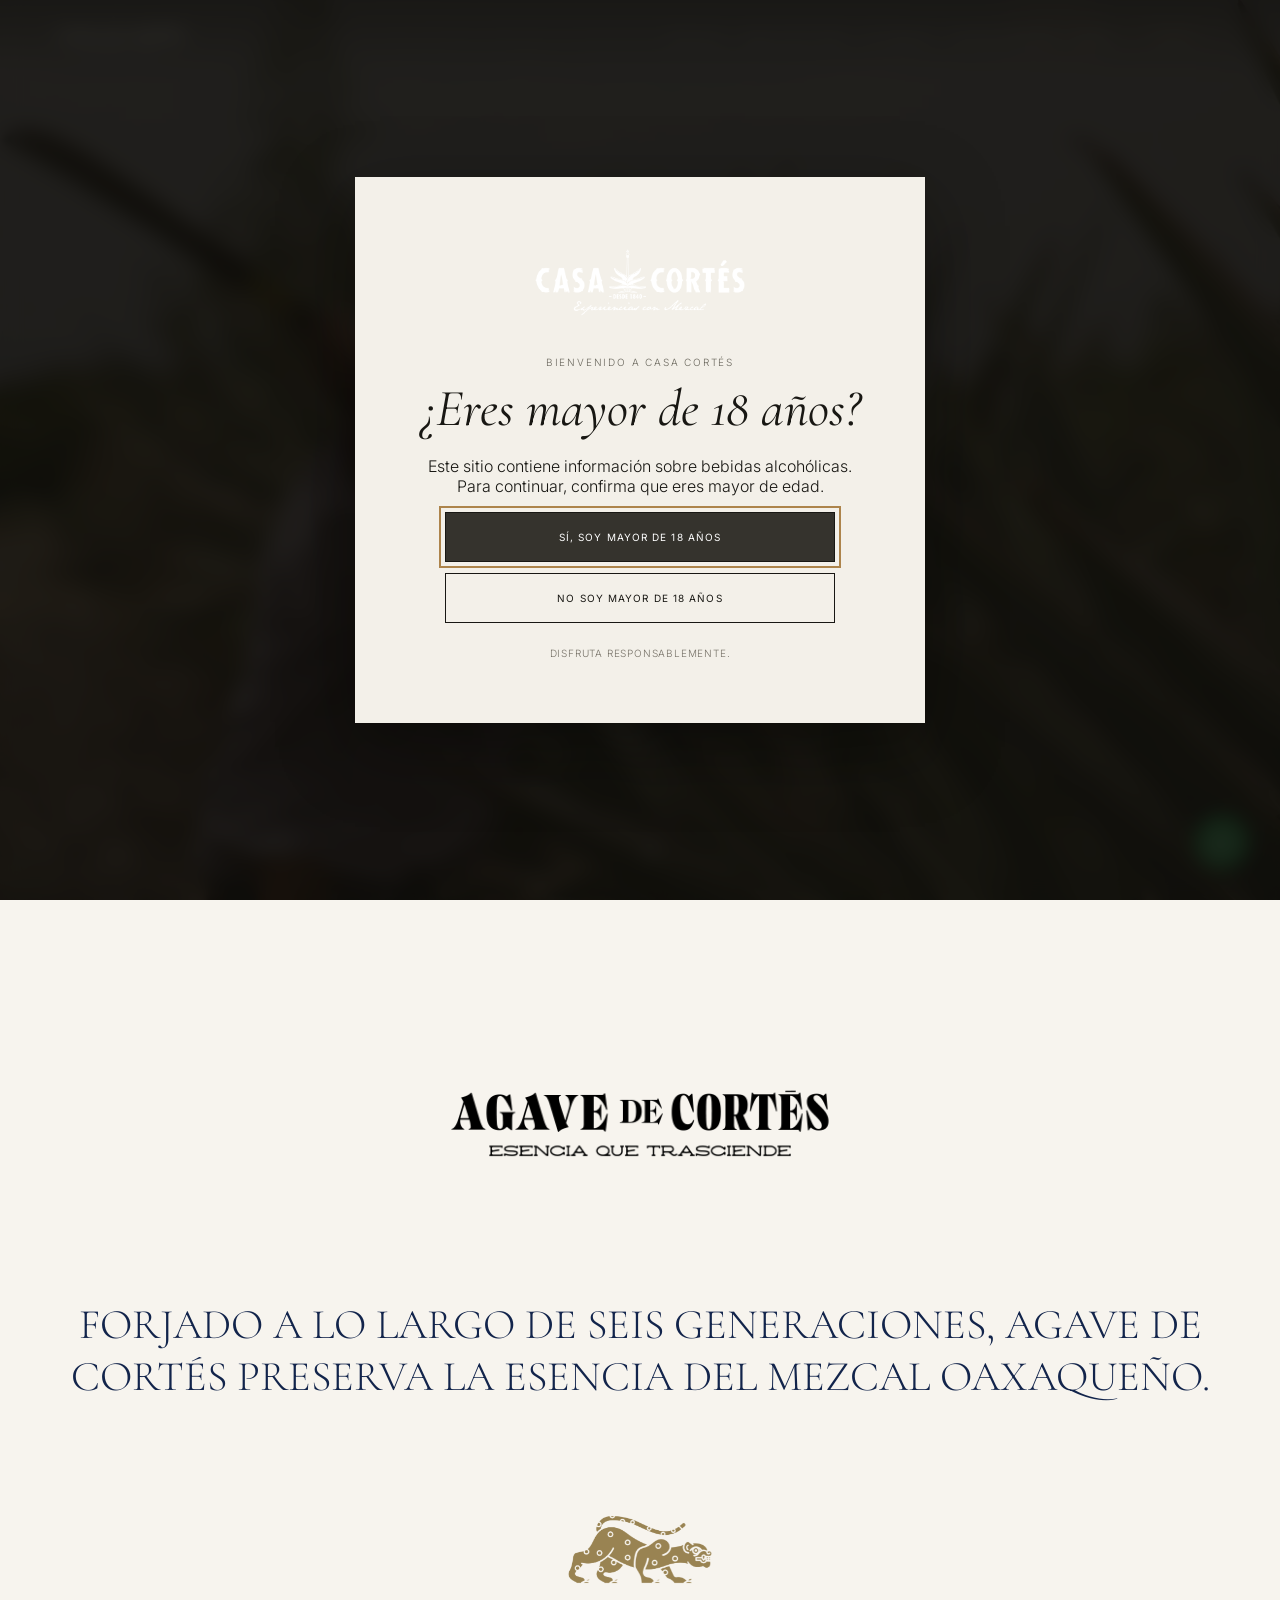
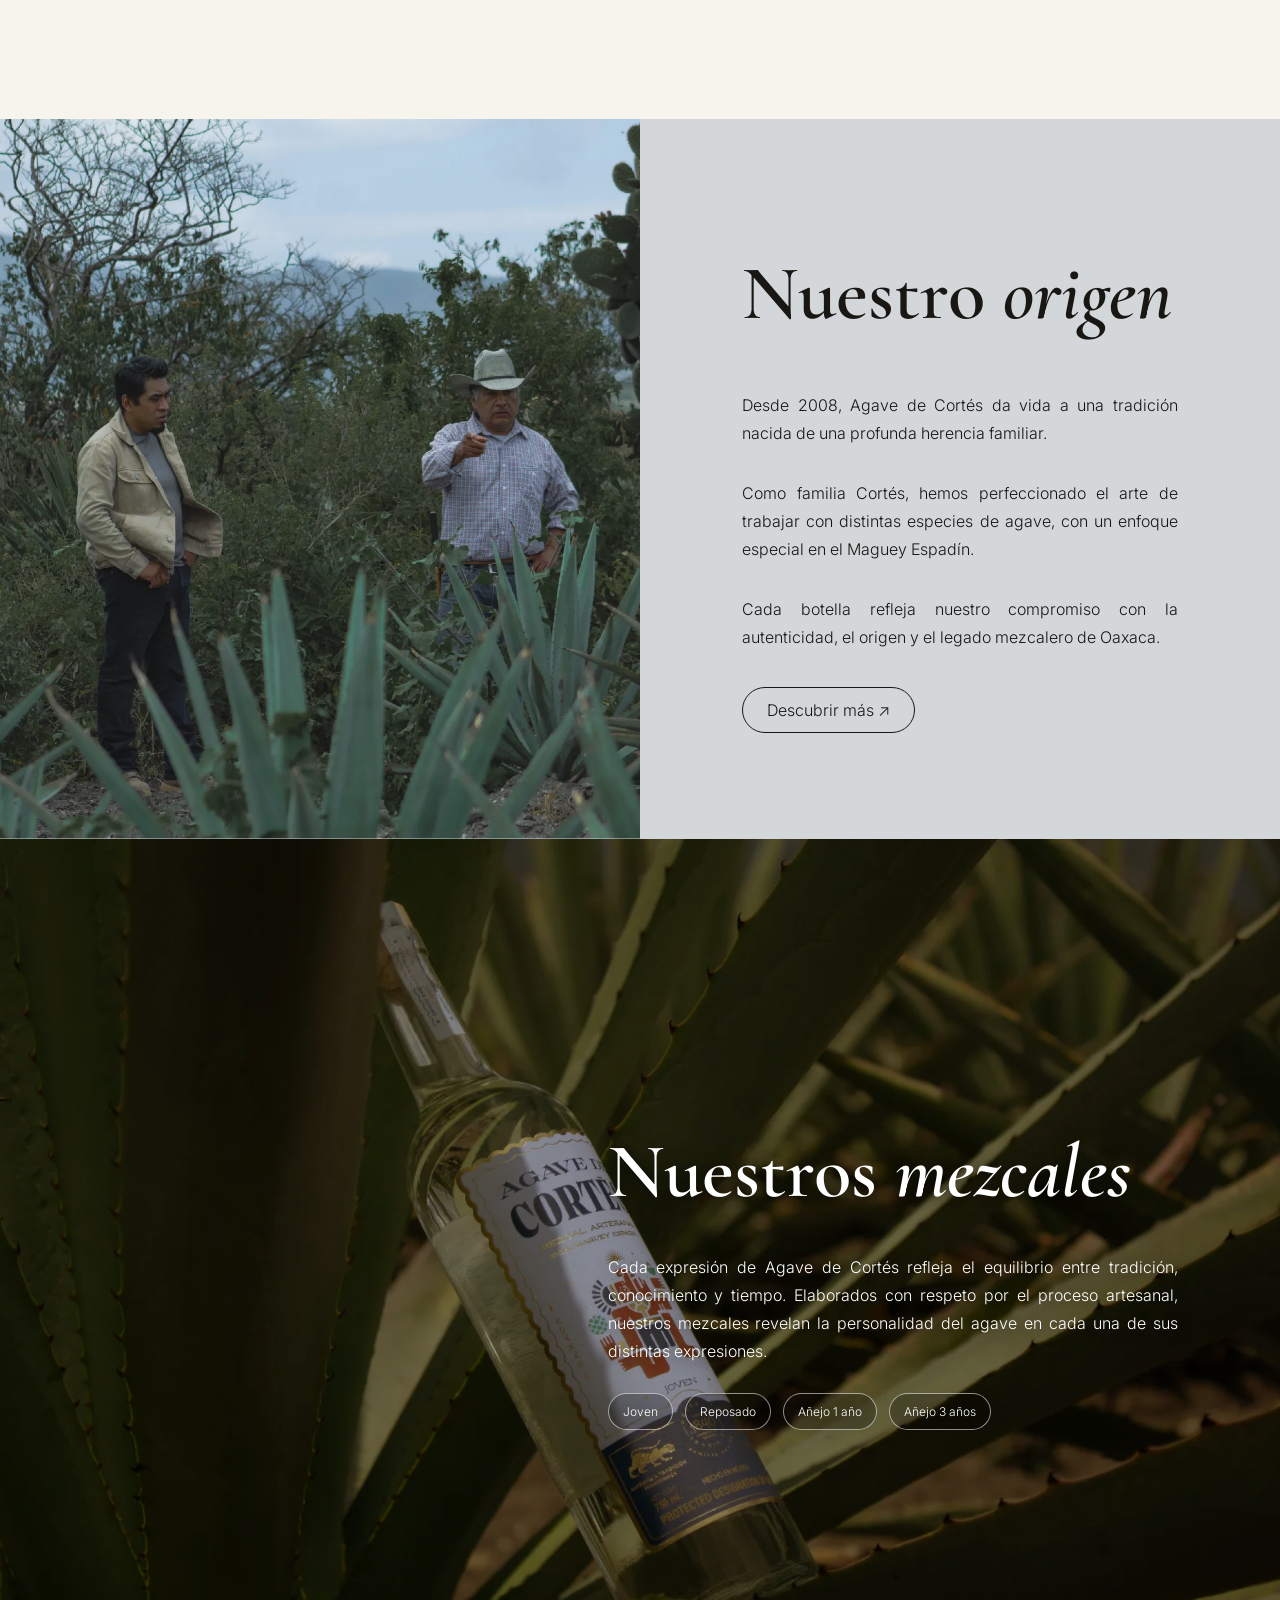
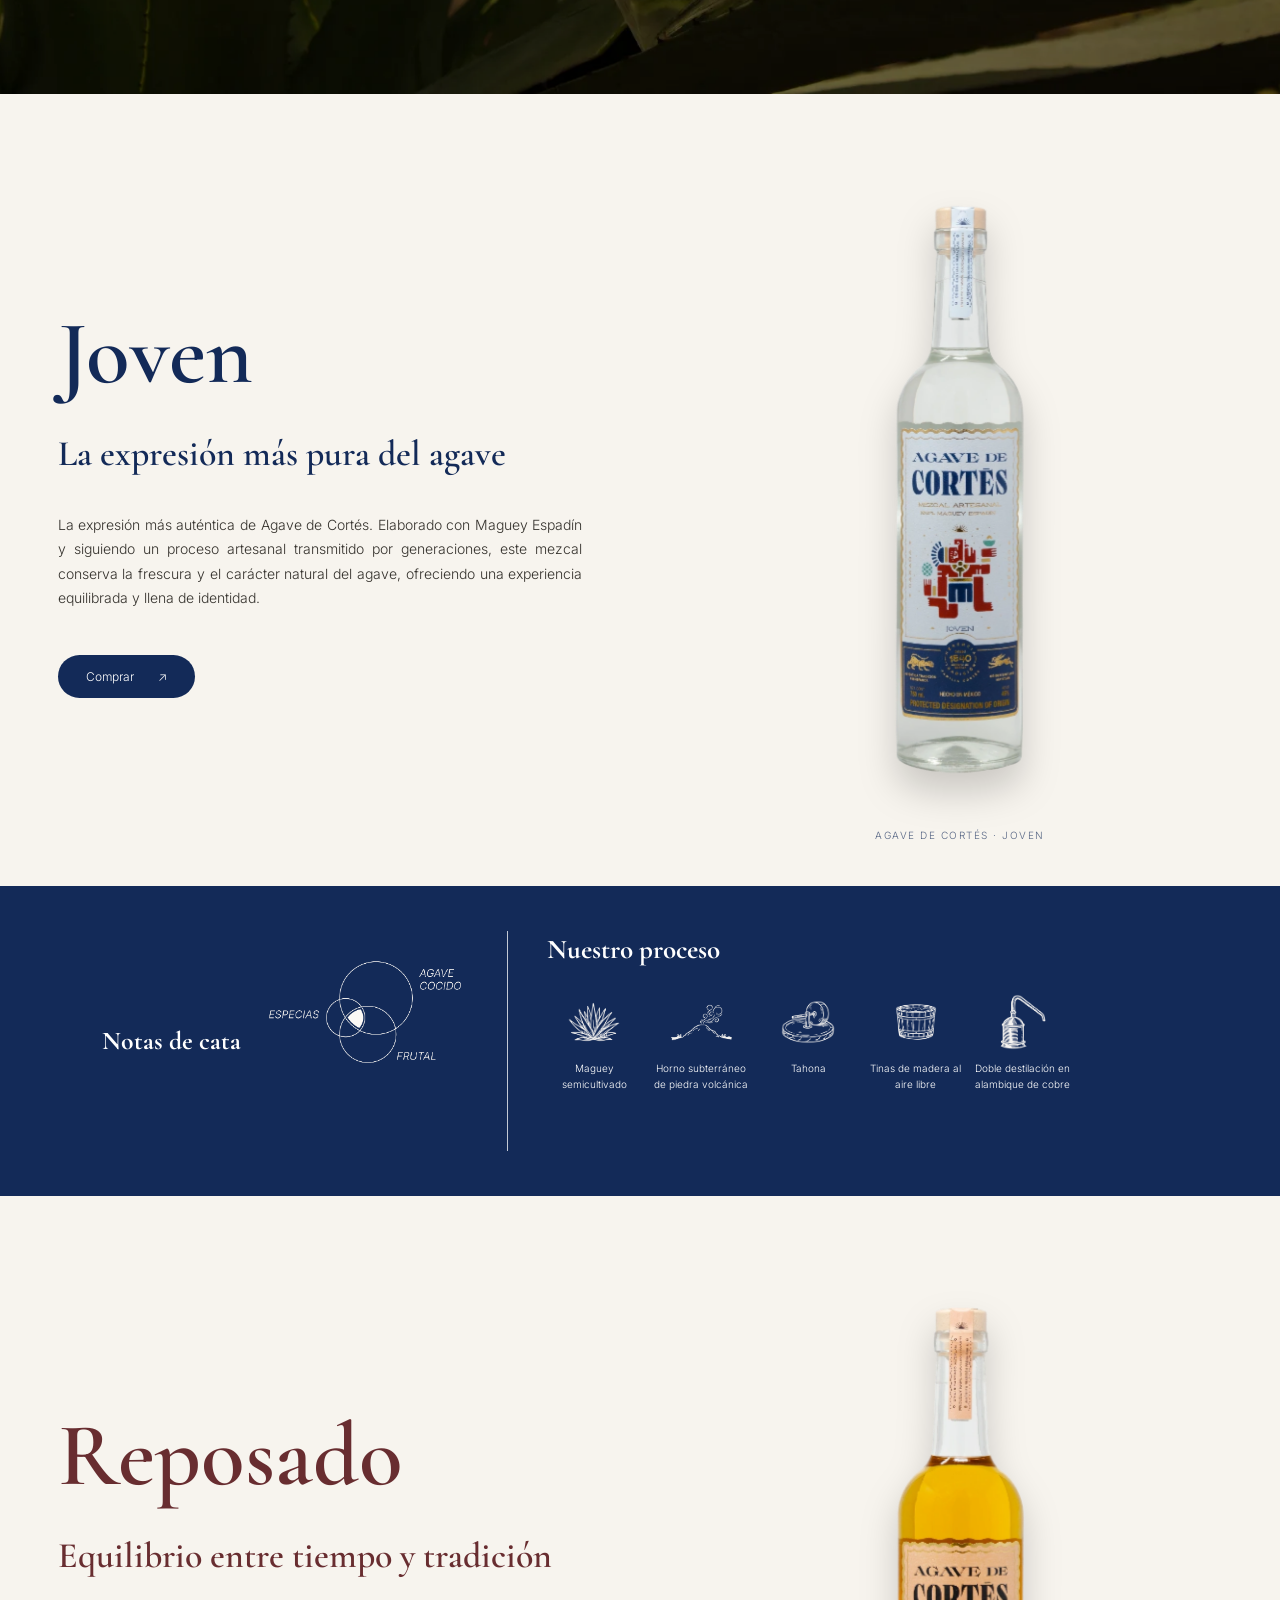
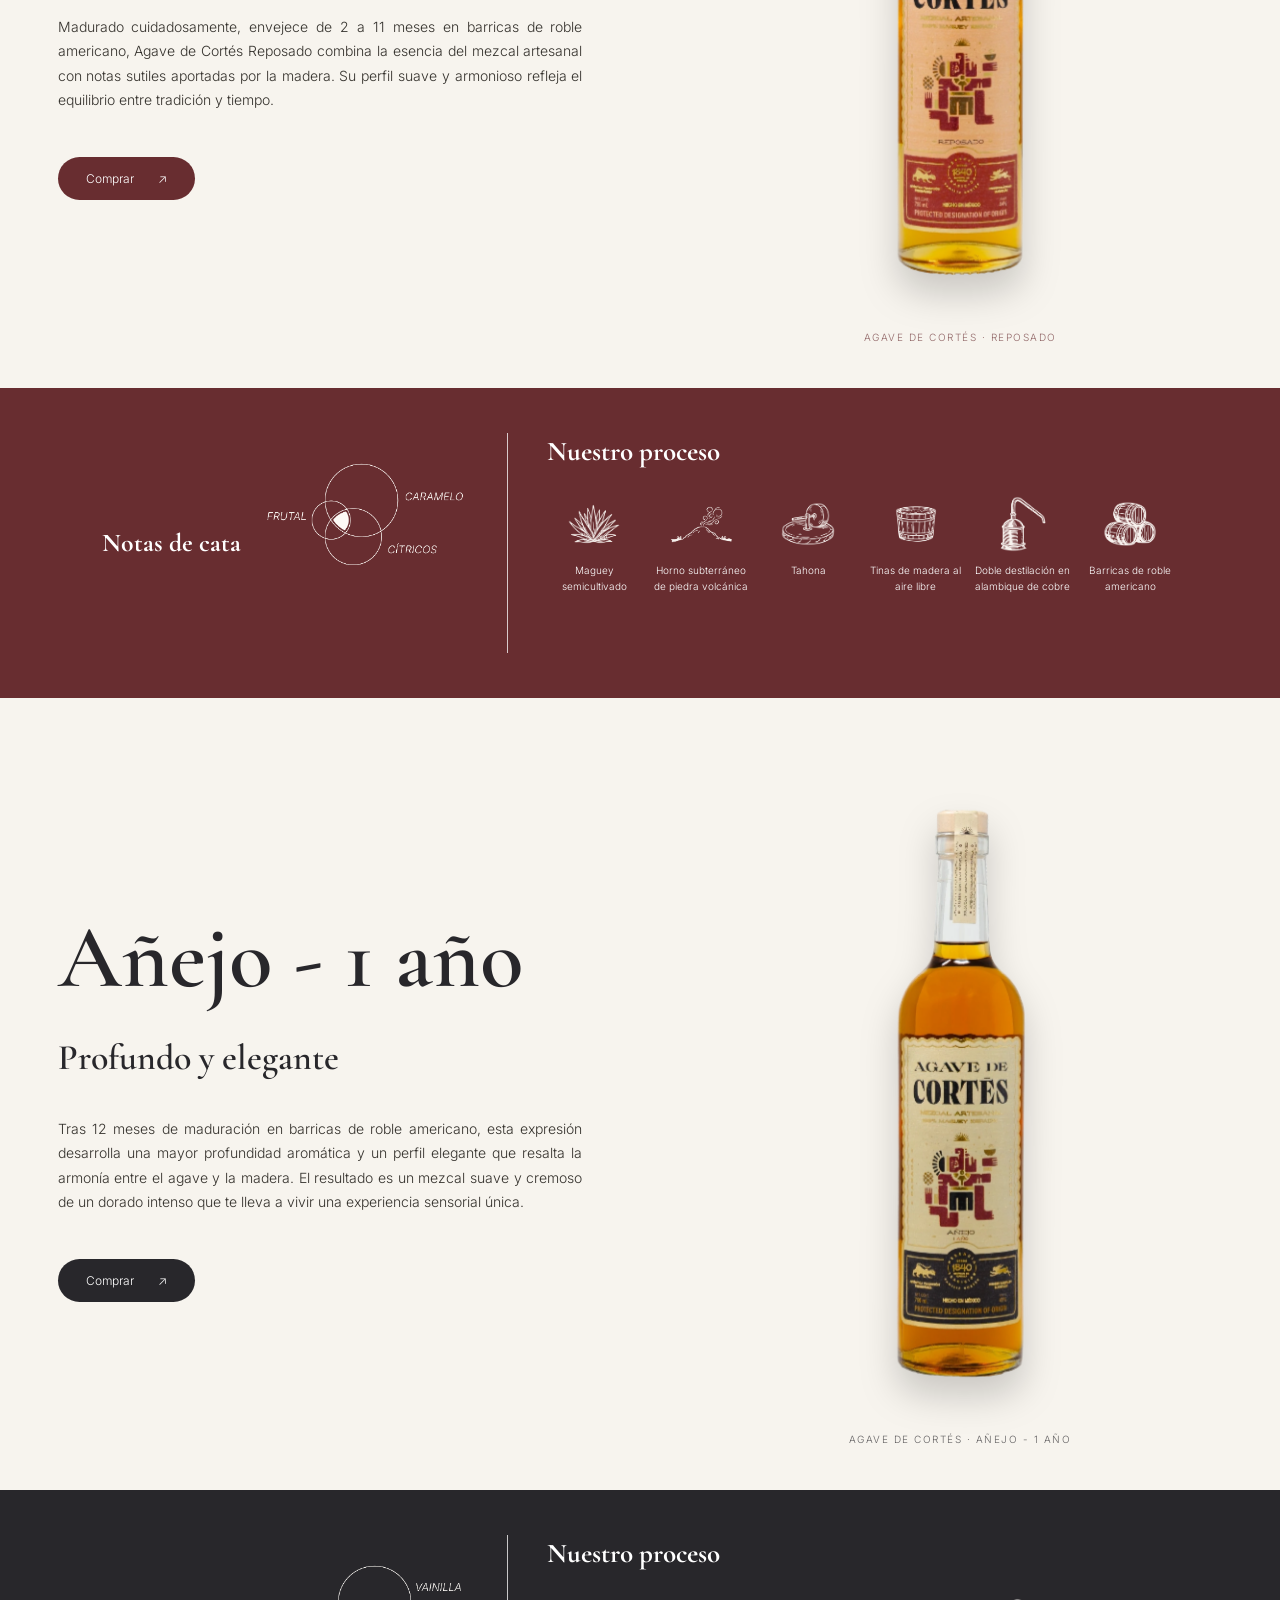
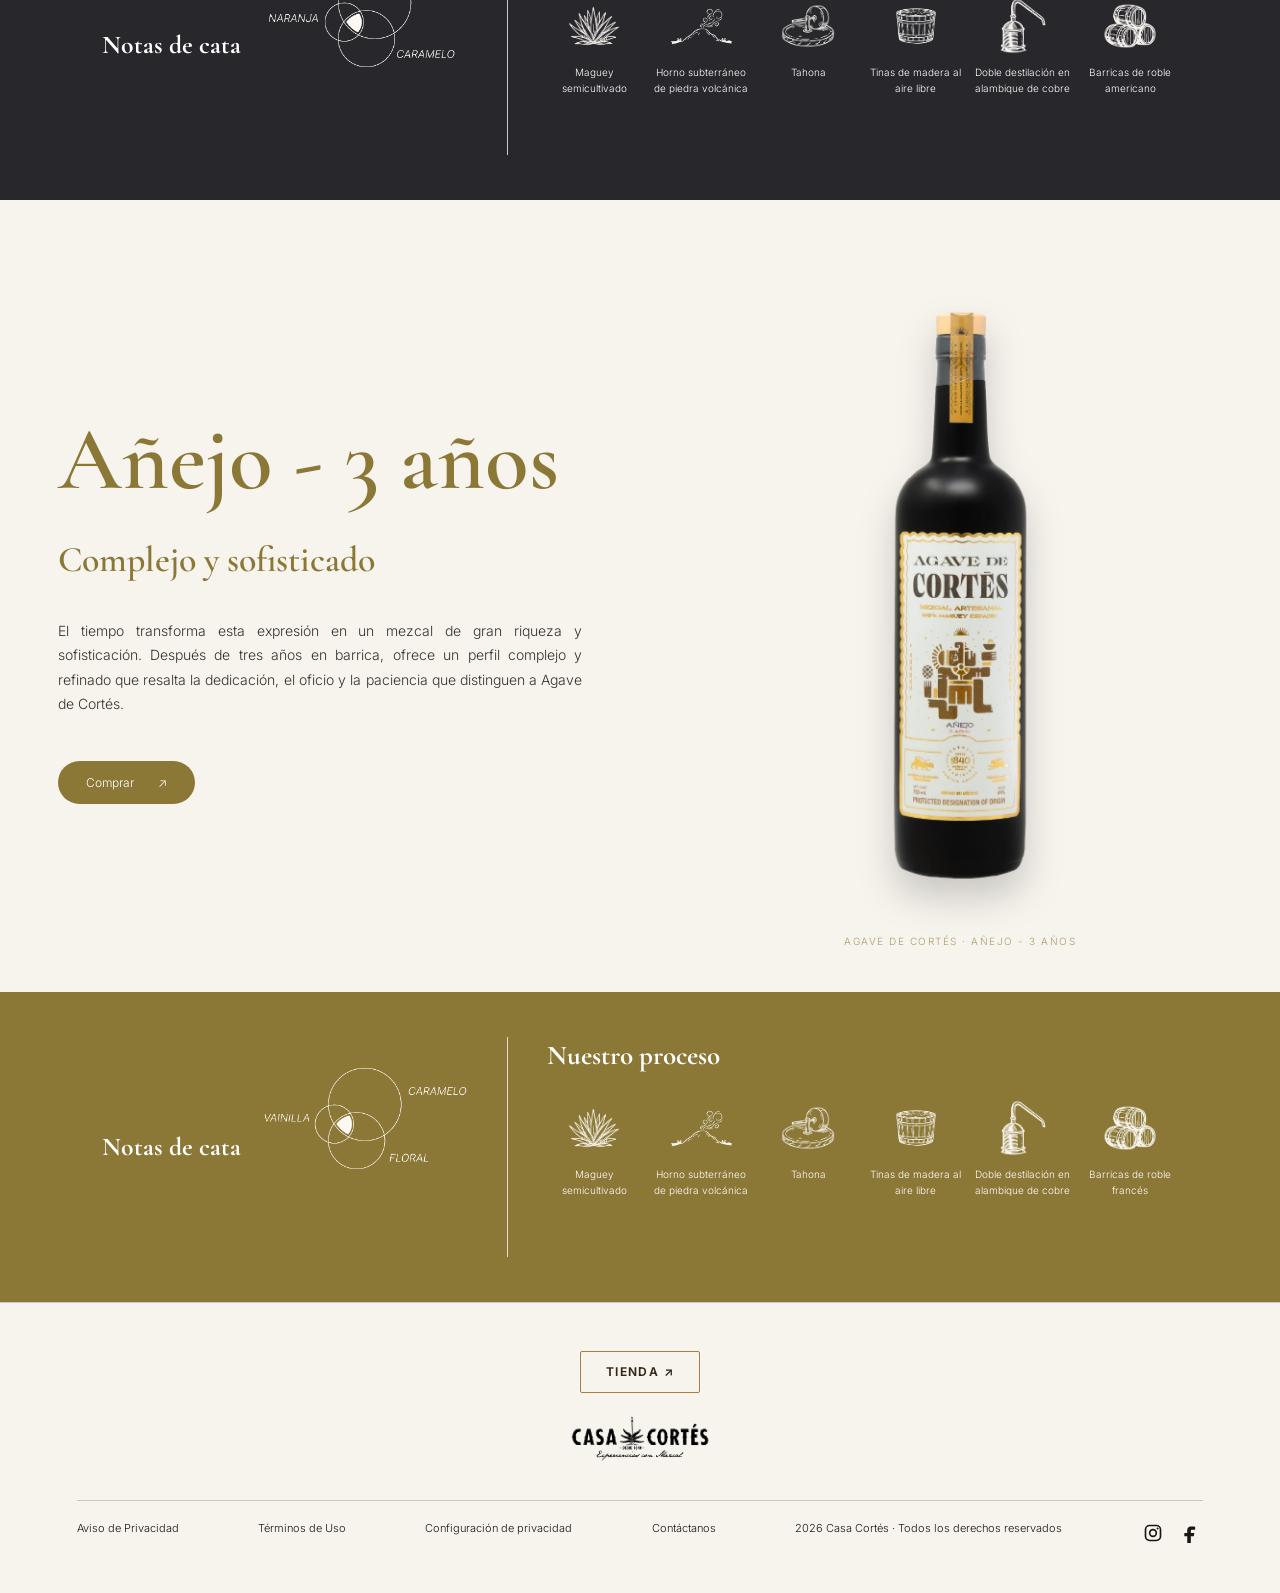
<file: agave-de-cortes.html>
<!DOCTYPE html>

<html lang="es"><head><script>/* Verificación temprana para evitar parpadeos entre páginas. */(function(){try{if(localStorage.getItem('casaCortesAgeVerified')==='yes'){document.documentElement.classList.add('age-verified');}}catch(e){}})();</script><style>html.age-verified #ageGate{display:none!important}html.age-verified body.age-locked{overflow:auto!important}</style><meta charset="utf-8"/><meta content="width=device-width,initial-scale=1" name="viewport"/><title>Agave de Cortés — Casa Cortés</title><meta name="description" content="Conoce Agave de Cortés, sus expresiones de mezcal y la tradición de elaboración que forma parte de Casa Cortés en Oaxaca."/><link rel="canonical" href="https://casacortes.mx/agave-de-cortes.html"/><meta property="og:type" content="website"/><meta property="og:locale" content="es_MX"/><meta property="og:site_name" content="Casa Cortés"/><meta property="og:title" content="Agave de Cortés — Casa Cortés"/><meta property="og:description" content="Conoce Agave de Cortés, sus expresiones de mezcal y la tradición de elaboración que forma parte de Casa Cortés en Oaxaca."/><meta property="og:url" content="https://casacortes.mx/agave-de-cortes.html"/><meta name="twitter:card" content="summary"/><link href="assets/favicon/favicon.ico" rel="icon"/><link href="https://fonts.googleapis.com" rel="preconnect"/><link crossorigin="" href="https://fonts.gstatic.com" rel="preconnect"/><link href="https://fonts.googleapis.com/css2?family=Cormorant+Garamond:ital,wght@0,600;1,600&amp;family=Inter:ital,wght@0,300;1,300&amp;display=swap" rel="stylesheet"/><link href="css/styles.css" rel="stylesheet"/><link href="css/agave.css" rel="stylesheet"/><script defer="" src="js/main.js"></script><script defer="" src="js/agave.js"></script><link href="css/motion.css" rel="stylesheet"/><script defer="" src="js/motion.js"></script><style>
:root{color-scheme:dark} .cc-consent{position:fixed;bottom:18px;left:18px;right:18px;z-index:9999;max-width:520px;background:#171a19f5;border:1px solid #b9a179;color:#f5f0e7;padding:15px 18px;box-shadow:0 10px 35px #0009;font-family:Inter,Arial,sans-serif;font-size:13px;line-height:1.6}.cc-consent[hidden]{display:none!important}.cc-consent h2{font-family:'Cormorant Garamond',Georgia,serif;font-size:22px;margin:0 0 5px;color:#f6f0e6}.cc-consent p{margin:0 0 8px}.cc-consent a{color:#e8c58a}.cc-consent-actions{display:flex;flex-wrap:wrap;gap:9px}.cc-consent button{cursor:pointer;padding:10px 14px;background:transparent;border:1px solid #b9a179;color:#fff;font:inherit}.cc-consent button.cc-primary{background:#c4a16d;color:#171a19}.cc-consent-options{display:grid;gap:9px;margin:10px 0 14px}.cc-consent label{display:flex;align-items:center;gap:10px}.cc-consent input{accent-color:#c4a16d}.cc-consent .cc-muted{color:#c9c5be;font-size:12px}.cc-consent:focus-within{outline:1px solid #c4a16d}
@media(max-width:600px){.cc-consent{left:10px;right:10px;bottom:10px;padding:12px 14px;max-height:45dvh;overflow-y:auto}.cc-consent h2{font-size:23px}}
</style><style>.cc-seo-visually-hidden{position:absolute!important;width:1px!important;height:1px!important;padding:0!important;margin:-1px!important;overflow:hidden!important;clip:rect(0,0,0,0)!important;white-space:nowrap!important;border:0!important}</style><style>
/* Aviso compacto de privacidad: no interfiere con la pantalla de mayoría de edad. */
body.age-locked #cc-privacy-panel{display:none!important}
.cc-consent{box-sizing:border-box;max-width:420px!important;bottom:22px!important;left:22px!important;right:auto!important;padding:19px 21px!important;background:#f5f1e9!important;color:#2c2923!important;border:1px solid #c8b69a!important;border-radius:3px!important;box-shadow:0 8px 28px rgba(0,0,0,.17)!important;font-size:12px!important;line-height:1.55!important;z-index:9998!important}
.cc-consent h2{color:#29251f!important;font-size:25px!important;line-height:1.1!important;margin:0 0 10px!important}
.cc-consent p{color:#514b43!important;margin:0 0 10px!important}
.cc-consent a{color:#745633!important;text-underline-offset:3px}
.cc-consent-actions{display:flex;gap:7px!important;flex-wrap:wrap}
.cc-consent button{border:1px solid #a88a61!important;color:#332a21!important;background:transparent!important;font-size:11px!important;line-height:1.2!important;padding:11px 12px!important;min-height:40px!important;letter-spacing:.01em!important}
.cc-consent button.cc-primary{background:#2b2924!important;color:#fff!important;border-color:#2b2924!important}
.cc-consent label{color:#38332d!important}
.cc-consent .cc-muted{color:#645e55!important}
.cc-consent:focus-within{outline:none!important}
.cc-consent :focus-visible{outline:2px solid #9b753d!important;outline-offset:2px}
@media(max-width:600px){.cc-consent{left:12px!important;right:12px!important;bottom:12px!important;max-width:none!important;padding:15px 16px!important;max-height:55dvh!important;overflow:auto!important}.cc-consent h2{font-size:23px!important}.cc-consent button{flex:1 1 auto}}
</style><style id="cc-privacy-minimal-2026">
/* Aviso discreto, inferior y sin bloquear la navegación. */
.cc-consent[hidden],.cc-consent-options[hidden],.cc-consent button[hidden]{display:none!important}
.cc-consent{position:fixed!important;left:20px!important;right:20px!important;bottom:18px!important;top:auto!important;max-width:840px!important;width:auto!important;margin:0 auto!important;box-sizing:border-box!important;padding:16px 20px!important;border:1px solid #d4c6b0!important;border-radius:3px!important;background:#f5f1e9!important;color:#302b24!important;box-shadow:0 8px 28px rgba(0,0,0,.15)!important;z-index:9999!important;font-size:13px!important;line-height:1.45!important;}
.cc-consent h2{font-size:23px!important;color:#302b24!important;margin:0 0 5px!important;font-weight:500!important}
.cc-consent p{font-size:12px!important;line-height:1.5!important;color:#595249!important;margin:0 0 9px!important}
.cc-consent a{color:#775936!important;text-decoration:underline!important}
.cc-consent-actions{display:flex!important;gap:9px!important;align-items:center!important;flex-wrap:wrap!important;margin-top:9px!important}
.cc-consent button{min-height:39px!important;flex:0 0 auto!important;padding:9px 17px!important;background:transparent!important;border:1px solid #a9977b!important;border-radius:1px!important;color:#302b24!important;font-size:12px!important;cursor:pointer!important}
.cc-consent button.cc-primary{background:#2b2924!important;border-color:#2b2924!important;color:#fff!important}
.cc-consent-options{display:grid;gap:10px;margin:12px 0!important;padding:12px 0;border-top:1px solid #d8ccbc;border-bottom:1px solid #d8ccbc}
.cc-consent-options label{color:#302b24!important;display:flex;gap:8px;align-items:center;font-size:12px}
.cc-consent-options .cc-muted{color:#72695e!important}
.cc-consent-options input{accent-color:#9d7848}
@media(min-width:700px){.cc-consent{display:grid!important;grid-template-columns:minmax(0,1fr) auto;column-gap:28px;align-items:center}.cc-consent[hidden]{display:none!important}.cc-consent h2,.cc-consent p,.cc-consent>p{grid-column:1}.cc-consent-actions{grid-column:2;grid-row:1 / span 3;justify-content:flex-end;margin-top:0!important}.cc-consent-options:not([hidden]){grid-column:1/-1}.cc-consent:has(.cc-consent-options:not([hidden])) .cc-consent-actions{grid-column:1/-1;grid-row:auto;justify-content:flex-start}}
@media(max-width:699px){.cc-consent{left:10px!important;right:10px!important;bottom:10px!important;max-height:48dvh!important;overflow-y:auto!important;padding:13px 15px!important}.cc-consent h2{font-size:21px!important}.cc-consent p{font-size:12px!important}.cc-consent-actions{gap:7px!important}.cc-consent button{padding:9px 12px!important;min-height:40px!important}}
</style></head>
<body class="age-locked agave-body"><h1 class="cc-seo-visually-hidden">Agave de Cortés</h1><div aria-labelledby="ageTitle" aria-modal="true" class="age-gate" id="ageGate" role="dialog"><div class="age-gate__backdrop"></div><div class="age-gate__panel"><img alt="Casa Cortés" class="age-gate__logo" src="assets/logos/casa-cortes.png"/><p class="age-gate__eyebrow">Bienvenido a Casa Cortés</p><h2 id="ageTitle">¿Eres mayor de 18 años?</h2><p>Este sitio contiene información sobre bebidas alcohólicas. Para continuar, confirma que eres mayor de edad.</p><div class="age-gate__actions"><button class="age-gate__yes" id="ageYes" type="button">Sí, soy mayor de 18 años</button><button class="age-gate__no" id="ageNo" type="button">No soy mayor de 18 años</button></div><p class="age-gate__responsible">Disfruta responsablemente.</p></div></div>
<header class="site-header" id="header"><a class="brand" href="index.html"><img alt="Casa Cortés" src="assets/logos/casa-cortes.png"/></a><button aria-controls="nav" aria-expanded="false" aria-label="Abrir menú" class="menu-toggle"><span></span><span></span><span></span></button><nav aria-label="Principal" id="nav"><a href="nosotros.html">Nosotros</a><a class="active" href="agave-de-cortes.html">Agave de Cortés</a><a href="el-jolgorio.html">El Jolgorio</a><a href="nuestra-soledad.html">Nuestra Soledad</a><a href="valles.html">Valles</a><a class="nav-shop-link" href="https://casacortes.mx/ecommerce/" target="_blank" rel="noopener noreferrer" aria-label="Visitar tienda Casa Cortés (abre en una nueva pestaña)">TIENDA <span aria-hidden="true">↗</span></a></nav></header>
<main class="agave-page"><section class="ag-hero"><img alt="Cosecha de maguey en Oaxaca" src="assets/images/10.webp"/><div class="ag-hero-shade"></div><div class="ag-hero-content"><img alt="Agave de Cortés — Esencia que trasciende" src="assets/logos/agave-logo-horizontal.png"/></div><a aria-label="Continuar" class="ag-scroll" href="#ag-intro">↓</a></section><section class="ag-intro" id="ag-intro"><img alt="Agave de Cortés — Esencia que trasciende" class="ag-intro-logo" src="assets/logos/agave-logo-horizontal.png"/><p>FORJADO A LO LARGO DE SEIS GENERACIONES, AGAVE DE CORTÉS PRESERVA LA ESENCIA DEL MEZCAL OAXAQUEÑO.</p><img alt="Jaguar, símbolo gráfico de Agave de Cortés" class="ag-ornament-img" loading="lazy" src="assets/images/agave-jaguar.png"/></section><section class="ag-origin"><div class="ag-origin-photo"><img alt="Familia Cortés en el campo de agave" loading="lazy" src="assets/images/agave-origen-oficial.webp"/></div><div class="ag-origin-copy"><h2>Nuestro <em>origen</em></h2><p>Desde 2008, Agave de Cortés da vida a una tradición nacida de una profunda herencia familiar.</p><p>Como familia Cortés, hemos perfeccionado el arte de trabajar con distintas especies de agave, con un enfoque especial en el Maguey Espadín.</p><p>Cada botella refleja nuestro compromiso con la autenticidad, el origen y el legado mezcalero de Oaxaca.</p><a href="nosotros.html">Descubrir más ↗</a></div></section><section class="ag-collection"><img alt="Botella Agave de Cortés entre magueyes" loading="lazy" src="assets/images/agave-coleccion-oficial.webp"/><div><h2>Nuestros <em>mezcales</em></h2><p>Cada expresión de Agave de Cortés refleja el equilibrio entre tradición, conocimiento y tiempo. Elaborados con respeto por el proceso artesanal, nuestros mezcales revelan la personalidad del agave en cada una de sus distintas expresiones.</p><nav aria-label="Explorar expresiones"><a href="#joven">Joven</a><a href="#reposado">Reposado</a><a href="#anejo-1">Añejo 1 año</a><a href="#anejo-3">Añejo 3 años</a></nav></div></section><section class="ag-product ag-navy" id="joven"><div class="ag-product-copy"><h2>Joven</h2><h3>La expresión más pura del agave</h3><p>La expresión más auténtica de Agave de Cortés. Elaborado con Maguey Espadín y siguiendo un proceso artesanal transmitido por generaciones, este mezcal conserva la frescura y el carácter natural del agave, ofreciendo una experiencia equilibrada y llena de identidad.</p><a aria-label="Comprar Joven" class="ag-buy" href="https://casacortes.mx/ecommerce/producto/321" rel="noopener noreferrer" target="_blank">Comprar <span>↗</span></a></div><div class="ag-product-art"><img alt="Botella oficial Agave de Cortés Joven, tomada del PDF" loading="lazy" src="assets/images/agave-joven-oficial.webp"/><span>Agave de Cortés · Joven</span></div><div class="ag-product-details"><div class="ag-tasting"><h4>Notas de cata</h4><div class="ag-notes"><img alt="Diagrama oficial de notas de cata de Agave de Cortés joven" class="ag-cata-official" loading="lazy" src="assets/images/notas-cata/joven.png"/></div></div><div class="ag-process"><h4>Nuestro proceso</h4><ol><li><img alt="" loading="lazy" src="assets/images/proceso-maguey.png"/><span>Maguey semicultivado</span></li><li><img alt="" loading="lazy" src="assets/images/proceso-horno.png"/><span>Horno subterráneo de piedra volcánica</span></li><li><img alt="" loading="lazy" src="assets/images/proceso-tahona.png"/><span>Tahona</span></li><li><img alt="" loading="lazy" src="assets/images/proceso-tina.png"/><span>Tinas de madera al aire libre</span></li><li><img alt="" loading="lazy" src="assets/images/proceso-alambique.png"/><span>Doble destilación en alambique de cobre</span></li></ol></div></div></section><section class="ag-product ag-wine" id="reposado"><div class="ag-product-copy"><h2>Reposado</h2><h3>Equilibrio entre tiempo y tradición</h3><p>Madurado cuidadosamente, envejece de 2 a 11 meses en barricas de roble americano, Agave de Cortés Reposado combina la esencia del mezcal artesanal con notas sutiles aportadas por la madera. Su perfil suave y armonioso refleja el equilibrio entre tradición y tiempo.</p><a aria-label="Comprar Reposado" class="ag-buy" href="https://casacortes.mx/ecommerce/producto/8" rel="noopener noreferrer" target="_blank">Comprar <span>↗</span></a></div><div class="ag-product-art"><img alt="Botella oficial Agave de Cortés Reposado, tomada del PDF" loading="lazy" src="assets/images/agave-reposado-oficial.webp"/><span>Agave de Cortés · Reposado</span></div><div class="ag-product-details"><div class="ag-tasting"><h4>Notas de cata</h4><div class="ag-notes"><img alt="Diagrama oficial de notas de cata de Agave de Cortés reposado" class="ag-cata-official" loading="lazy" src="assets/images/notas-cata/reposado.png"/></div></div><div class="ag-process"><h4>Nuestro proceso</h4><ol><li><img alt="" loading="lazy" src="assets/images/proceso-maguey.png"/><span>Maguey semicultivado</span></li><li><img alt="" loading="lazy" src="assets/images/proceso-horno.png"/><span>Horno subterráneo de piedra volcánica</span></li><li><img alt="" loading="lazy" src="assets/images/proceso-tahona.png"/><span>Tahona</span></li><li><img alt="" loading="lazy" src="assets/images/proceso-tina.png"/><span>Tinas de madera al aire libre</span></li><li><img alt="" loading="lazy" src="assets/images/proceso-alambique.png"/><span>Doble destilación en alambique de cobre</span></li><li><img alt="" loading="lazy" src="assets/images/proceso-barricas.png"/><span>Barricas de roble americano</span></li></ol></div></div></section><section class="ag-product ag-charcoal" id="anejo-1"><div class="ag-product-copy"><h2>Añejo - 1 año</h2><h3>Profundo y elegante</h3><p>Tras 12 meses de maduración en barricas de roble americano, esta expresión desarrolla una mayor profundidad aromática y un perfil elegante que resalta la armonía entre el agave y la madera. El resultado es un mezcal suave y cremoso de un dorado intenso que te lleva a vivir una experiencia sensorial única.</p><a aria-label="Comprar Añejo - 1 año" class="ag-buy" href="https://casacortes.mx/ecommerce/producto/4" rel="noopener noreferrer" target="_blank">Comprar <span>↗</span></a></div><div class="ag-product-art"><img alt="Botella oficial Agave de Cortés Añejo - 1 año, tomada del PDF" loading="lazy" src="assets/images/agave-anejo-1-oficial.webp"/><span>Agave de Cortés · Añejo - 1 año</span></div><div class="ag-product-details"><div class="ag-tasting"><h4>Notas de cata</h4><div class="ag-notes"><img alt="Diagrama oficial de notas de cata de Agave de Cortés anejo-1" class="ag-cata-official" loading="lazy" src="assets/images/notas-cata/anejo-1.png"/></div></div><div class="ag-process"><h4>Nuestro proceso</h4><ol><li><img alt="" loading="lazy" src="assets/images/proceso-maguey.png"/><span>Maguey semicultivado</span></li><li><img alt="" loading="lazy" src="assets/images/proceso-horno.png"/><span>Horno subterráneo de piedra volcánica</span></li><li><img alt="" loading="lazy" src="assets/images/proceso-tahona.png"/><span>Tahona</span></li><li><img alt="" loading="lazy" src="assets/images/proceso-tina.png"/><span>Tinas de madera al aire libre</span></li><li><img alt="" loading="lazy" src="assets/images/proceso-alambique.png"/><span>Doble destilación en alambique de cobre</span></li><li><img alt="" loading="lazy" src="assets/images/proceso-barricas.png"/><span>Barricas de roble americano</span></li></ol></div></div></section><section class="ag-product ag-gold" id="anejo-3"><div class="ag-product-copy"><h2>Añejo - 3 años</h2><h3>Complejo y sofisticado</h3><p>El tiempo transforma esta expresión en un mezcal de gran riqueza y sofisticación. Después de tres años en barrica, ofrece un perfil complejo y refinado que resalta la dedicación, el oficio y la paciencia que distinguen a Agave de Cortés.</p><a aria-label="Comprar Añejo - 3 años" class="ag-buy" href="https://casacortes.mx/ecommerce/producto/10" rel="noopener noreferrer" target="_blank">Comprar <span>↗</span></a></div><div class="ag-product-art"><img alt="Botella oficial Agave de Cortés Añejo - 3 años, tomada del PDF" loading="lazy" src="assets/images/agave-anejo-3-oficial.webp"/><span>Agave de Cortés · Añejo - 3 años</span></div><div class="ag-product-details"><div class="ag-tasting"><h4>Notas de cata</h4><div class="ag-notes"><img alt="Diagrama oficial de notas de cata de Agave de Cortés anejo-3" class="ag-cata-official" loading="lazy" src="assets/images/notas-cata/anejo-3.png"/></div></div><div class="ag-process"><h4>Nuestro proceso</h4><ol><li><img alt="" loading="lazy" src="assets/images/proceso-maguey.png"/><span>Maguey semicultivado</span></li><li><img alt="" loading="lazy" src="assets/images/proceso-horno.png"/><span>Horno subterráneo de piedra volcánica</span></li><li><img alt="" loading="lazy" src="assets/images/proceso-tahona.png"/><span>Tahona</span></li><li><img alt="" loading="lazy" src="assets/images/proceso-tina.png"/><span>Tinas de madera al aire libre</span></li><li><img alt="" loading="lazy" src="assets/images/proceso-alambique.png"/><span>Doble destilación en alambique de cobre</span></li><li><img alt="" loading="lazy" src="assets/images/proceso-barricas.png"/><span>Barricas de roble francés</span></li></ol></div></div></section></main><a aria-label="Atención a clientes por WhatsApp" class="whatsapp-float" href="https://wa.me/5219511170569" rel="noopener noreferrer" target="_blank"><svg aria-hidden="true" viewbox="0 0 24 24"><path d="M20.52 3.48A11.8 11.8 0 0 0 12.08 0C5.5 0 .15 5.35.15 11.93c0 2.1.55 4.16 1.6 5.97L.05 24l6.25-1.64a11.9 11.9 0 0 0 5.77 1.47h.01c6.58 0 11.93-5.35 11.93-11.93 0-3.19-1.24-6.18-3.49-8.42ZM12.08 21.8h-.01a9.88 9.88 0 0 1-5.04-1.38l-.36-.21-3.71.97.99-3.62-.23-.37a9.86 9.86 0 0 1-1.52-5.26c0-5.45 4.44-9.89 9.9-9.89a9.82 9.82 0 0 1 7 2.9 9.82 9.82 0 0 1 2.9 7c-.01 5.44-4.45 9.86-9.92 9.86Zm5.42-7.4c-.3-.15-1.76-.87-2.03-.97-.27-.1-.47-.15-.67.15-.2.3-.77.97-.94 1.17-.17.2-.35.22-.65.07-.3-.15-1.25-.46-2.38-1.47a8.9 8.9 0 0 1-1.65-2.05c-.17-.3-.02-.46.13-.6.13-.13.3-.35.45-.52.15-.17.2-.3.3-.5.1-.2.05-.37-.02-.52-.08-.15-.67-1.61-.92-2.21-.24-.58-.49-.5-.67-.51h-.57c-.2 0-.52.07-.79.37-.27.3-1.04 1.02-1.04 2.48s1.07 2.88 1.22 3.08c.15.2 2.1 3.2 5.08 4.49.71.31 1.26.49 1.7.63.71.23 1.36.19 1.87.12.57-.08 1.76-.72 2.01-1.41.25-.7.25-1.29.17-1.41-.07-.13-.27-.2-.57-.35Z" fill="currentColor"></path></svg></a>
<footer><a class="footer-shop-link" href="https://casacortes.mx/ecommerce/" target="_blank" rel="noopener noreferrer">TIENDA ↗</a><img alt="Casa Cortés" src="assets/logos/casa-cortes.png"/><div><a href="aviso-de-privacidad.html">Aviso de Privacidad</a><a href="terminos-de-uso.html">Términos de Uso</a><a href="#" data-cc-privacy-open>Configuración de privacidad</a><a href="contacto.html">Contáctanos</a><span>2026 Casa Cortés · Todos los derechos reservados</span><span aria-label="Redes sociales de Agave de Cortés" class="social-links"><a aria-label="Instagram de Agave de Cortés" href="https://www.instagram.com/agavedecortes.oax" rel="noopener noreferrer" target="_blank"><svg aria-hidden="true" viewbox="0 0 24 24"><rect fill="none" height="18" rx="5" stroke="currentColor" stroke-width="2" width="18" x="3" y="3"></rect><circle cx="12" cy="12" fill="none" r="4" stroke="currentColor" stroke-width="2"></circle><circle cx="17.5" cy="6.5" fill="currentColor" r="1.2"></circle></svg></a><a aria-label="Facebook de Agave de Cortés" href="https://www.facebook.com/agavedecortes.oax" rel="noopener noreferrer" target="_blank"><svg aria-hidden="true" viewbox="0 0 24 24"><path d="M14 8h3V4.5c-.52-.07-2.3-.22-4.42-.22C8.4 4.28 7.5 6.8 7.5 9.05V12H4v4h3.5v8h4.3v-8h3.58l.57-4H11.8V9.45C11.8 8.3 12.12 8 14 8Z" fill="currentColor"></path></svg></a></span></div></footer>
<aside id="cc-privacy-panel" class="cc-consent" role="dialog" aria-label="Preferencias de privacidad" aria-modal="false" hidden><h2>Tu privacidad es importante</h2><p>Utilizamos herramientas de análisis para mejorar nuestro sitio. Tú decides si deseas permitirlas.</p><p><a href="aviso-de-privacidad.html">Aviso de Privacidad</a></p><div class="cc-consent-options" id="cc-privacy-options" hidden><label><input type="checkbox" checked disabled> Necesarias <span class="cc-muted">(siempre activas)</span></label><label><input id="cc-analytics" type="checkbox"> Analítica (Google Analytics y Microsoft Clarity)</label><label><input id="cc-marketing" type="checkbox"> Publicidad (Meta Pixel, cuando se configure)</label></div><div class="cc-consent-actions"><button type="button" id="cc-reject">Rechazar</button><button type="button" id="cc-configure">Personalizar</button><button type="button" id="cc-accept" class="cc-primary">Aceptar todas</button><button type="button" id="cc-save" class="cc-primary" hidden>Guardar preferencias</button></div></aside><script defer src="js/privacy-consent.js"></script><script defer src="js/analytics-consent.js"></script><script defer src="js/proteccion-visual.js"></script>
</body></html>
</file>
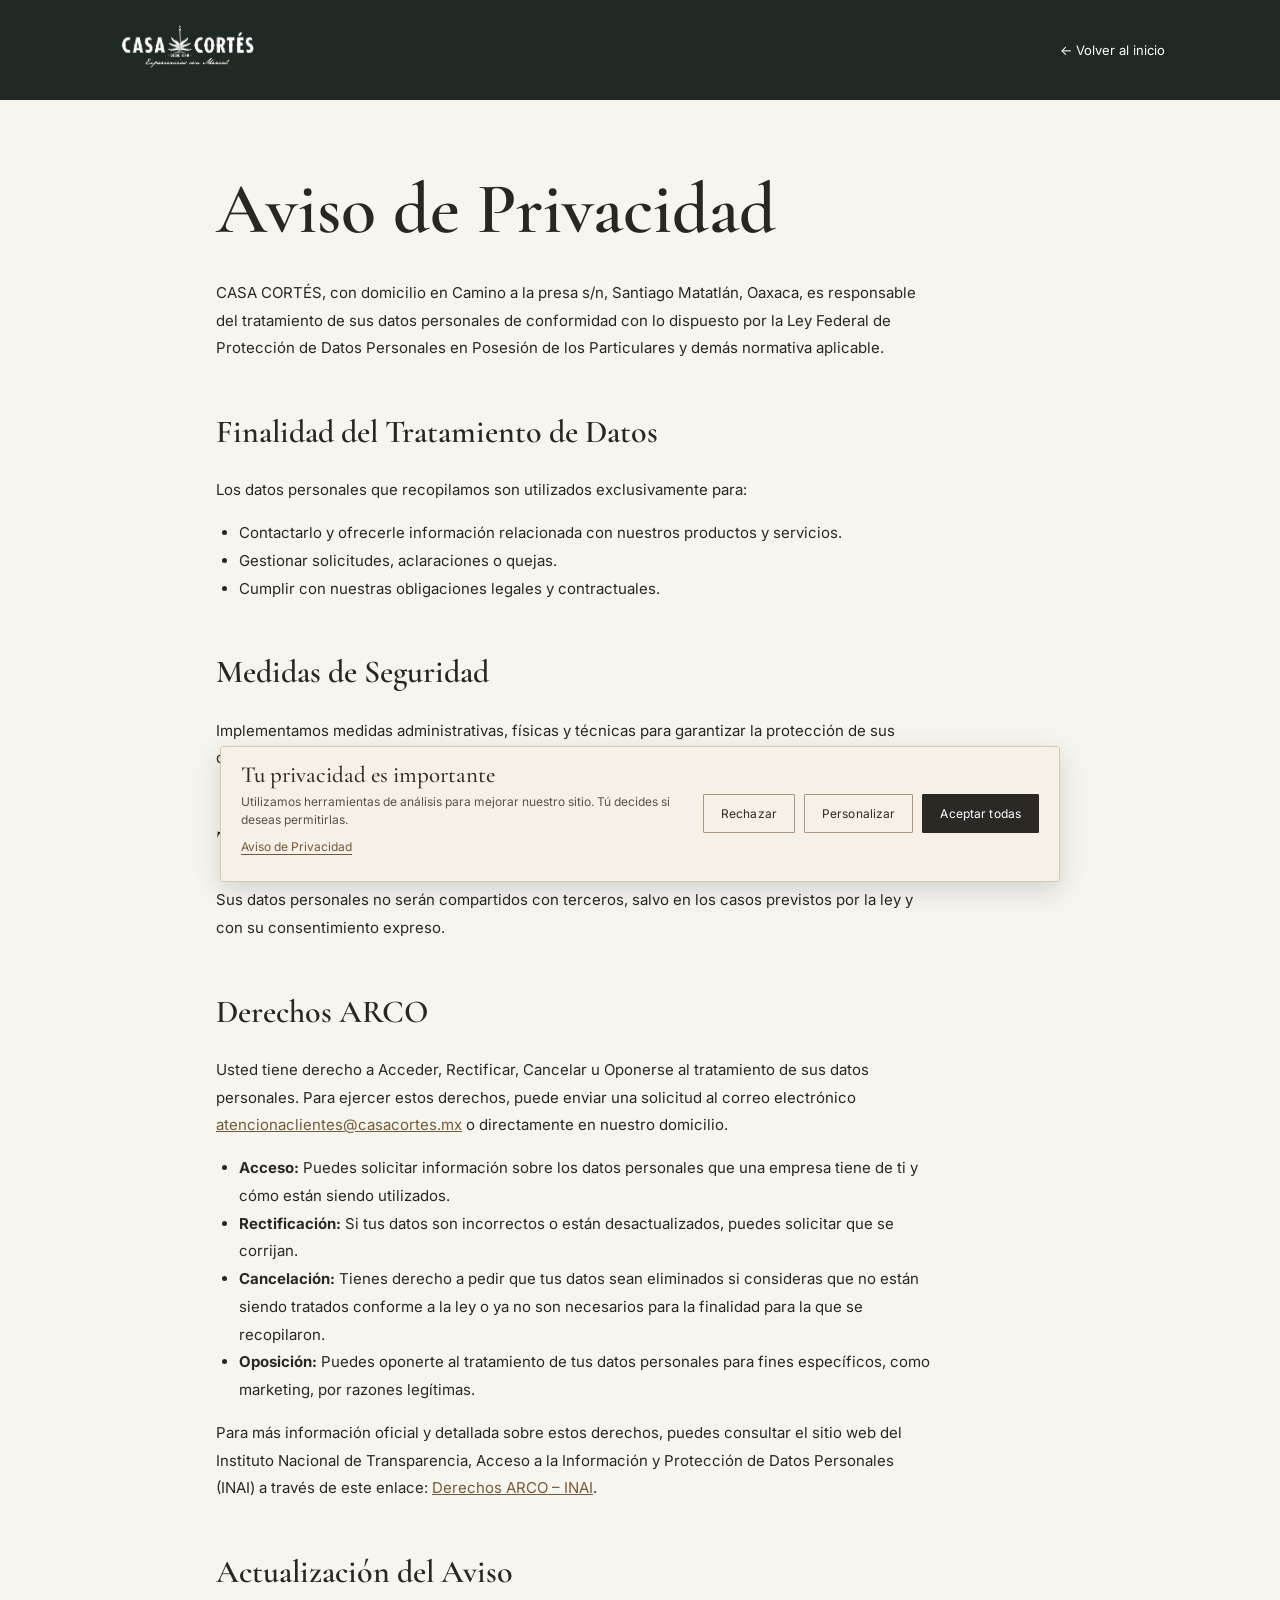
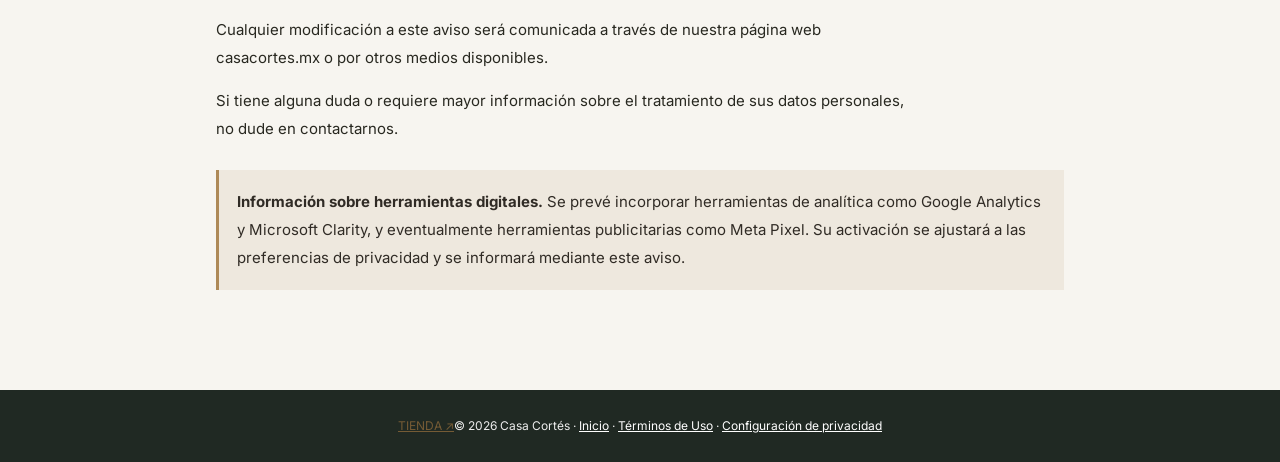
<file: aviso-de-privacidad.html>
<!doctype html><html lang="es"><head><meta charset="utf-8"><meta name="viewport" content="width=device-width,initial-scale=1"><title>Aviso de Privacidad | Casa Cortés</title><meta name="description" content="Consulta el aviso de privacidad de Casa Cortés y la información sobre el ejercicio de tus derechos ARCO."/><link rel="canonical" href="https://casacortes.mx/aviso-de-privacidad.html"/><meta property="og:type" content="website"/><meta property="og:locale" content="es_MX"/><meta property="og:site_name" content="Casa Cortés"/><meta property="og:title" content="Aviso de Privacidad — Casa Cortés"/><meta property="og:description" content="Consulta el aviso de privacidad de Casa Cortés y la información sobre el ejercicio de tus derechos ARCO."/><meta property="og:url" content="https://casacortes.mx/aviso-de-privacidad.html"/><meta name="twitter:card" content="summary"/><link rel="icon" href="assets/favicon/favicon.ico"><link rel="preconnect" href="https://fonts.googleapis.com"><link rel="preconnect" href="https://fonts.gstatic.com" crossorigin><link href="https://fonts.googleapis.com/css2?family=Cormorant+Garamond:wght@500;600;700&family=Inter:wght@300;400;500&display=swap" rel="stylesheet"><style>*{box-sizing:border-box}body{margin:0;background:#f7f5f0;color:#282820;font-family:Inter,Arial,sans-serif;font-size:15px;line-height:1.85}header{background:#202923;padding:20px max(24px,calc((100vw - 1050px)/2));display:flex;align-items:center;justify-content:space-between;gap:24px}header img{width:145px;max-width:40vw}header a{color:white;text-decoration:none;font-size:13px}main{max-width:900px;margin:auto;padding:70px 26px 100px}h1,h2{font-family:'Cormorant Garamond',Georgia,serif;font-weight:600}h1{font-size:clamp(44px,7vw,72px);line-height:1.1;margin:0 0 30px}h2{font-size:32px;margin:40px 0 10px}p,li{max-width:78ch}ul{padding-left:23px}a{color:#755b35}small{display:block;margin-top:50px;color:#67655e}footer{background:#202923;color:#eee;padding:25px;text-align:center;font-size:12px}@media(max-width:600px){main{padding-top:45px}header{padding:18px 22px}}</style><style>
:root{color-scheme:dark} .cc-consent{position:fixed;bottom:18px;left:18px;right:18px;z-index:9999;max-width:520px;background:#171a19f5;border:1px solid #b9a179;color:#f5f0e7;padding:15px 18px;box-shadow:0 10px 35px #0009;font-family:Inter,Arial,sans-serif;font-size:13px;line-height:1.6}.cc-consent[hidden]{display:none!important}.cc-consent h2{font-family:'Cormorant Garamond',Georgia,serif;font-size:22px;margin:0 0 5px;color:#f6f0e6}.cc-consent p{margin:0 0 8px}.cc-consent a{color:#e8c58a}.cc-consent-actions{display:flex;flex-wrap:wrap;gap:9px}.cc-consent button{cursor:pointer;padding:10px 14px;background:transparent;border:1px solid #b9a179;color:#fff;font:inherit}.cc-consent button.cc-primary{background:#c4a16d;color:#171a19}.cc-consent-options{display:grid;gap:9px;margin:10px 0 14px}.cc-consent label{display:flex;align-items:center;gap:10px}.cc-consent input{accent-color:#c4a16d}.cc-consent .cc-muted{color:#c9c5be;font-size:12px}.cc-consent:focus-within{outline:1px solid #c4a16d}
@media(max-width:600px){.cc-consent{left:10px;right:10px;bottom:10px;padding:12px 14px;max-height:45dvh;overflow-y:auto}.cc-consent h2{font-size:23px}}
</style><style>
/* Aviso compacto de privacidad: no interfiere con la pantalla de mayoría de edad. */
body.age-locked #cc-privacy-panel{display:none!important}
.cc-consent{box-sizing:border-box;max-width:420px!important;bottom:22px!important;left:22px!important;right:auto!important;padding:19px 21px!important;background:#f5f1e9!important;color:#2c2923!important;border:1px solid #c8b69a!important;border-radius:3px!important;box-shadow:0 8px 28px rgba(0,0,0,.17)!important;font-size:12px!important;line-height:1.55!important;z-index:9998!important}
.cc-consent h2{color:#29251f!important;font-size:25px!important;line-height:1.1!important;margin:0 0 10px!important}
.cc-consent p{color:#514b43!important;margin:0 0 10px!important}
.cc-consent a{color:#745633!important;text-underline-offset:3px}
.cc-consent-actions{display:flex;gap:7px!important;flex-wrap:wrap}
.cc-consent button{border:1px solid #a88a61!important;color:#332a21!important;background:transparent!important;font-size:11px!important;line-height:1.2!important;padding:11px 12px!important;min-height:40px!important;letter-spacing:.01em!important}
.cc-consent button.cc-primary{background:#2b2924!important;color:#fff!important;border-color:#2b2924!important}
.cc-consent label{color:#38332d!important}
.cc-consent .cc-muted{color:#645e55!important}
.cc-consent:focus-within{outline:none!important}
.cc-consent :focus-visible{outline:2px solid #9b753d!important;outline-offset:2px}
@media(max-width:600px){.cc-consent{left:12px!important;right:12px!important;bottom:12px!important;max-width:none!important;padding:15px 16px!important;max-height:55dvh!important;overflow:auto!important}.cc-consent h2{font-size:23px!important}.cc-consent button{flex:1 1 auto}}
</style><style id="cc-privacy-minimal-2026">
/* Aviso discreto, inferior y sin bloquear la navegación. */
.cc-consent[hidden],.cc-consent-options[hidden],.cc-consent button[hidden]{display:none!important}
.cc-consent{position:fixed!important;left:20px!important;right:20px!important;bottom:18px!important;top:auto!important;max-width:840px!important;width:auto!important;margin:0 auto!important;box-sizing:border-box!important;padding:16px 20px!important;border:1px solid #d4c6b0!important;border-radius:3px!important;background:#f5f1e9!important;color:#302b24!important;box-shadow:0 8px 28px rgba(0,0,0,.15)!important;z-index:9999!important;font-size:13px!important;line-height:1.45!important;}
.cc-consent h2{font-size:23px!important;color:#302b24!important;margin:0 0 5px!important;font-weight:500!important}
.cc-consent p{font-size:12px!important;line-height:1.5!important;color:#595249!important;margin:0 0 9px!important}
.cc-consent a{color:#775936!important;text-decoration:underline!important}
.cc-consent-actions{display:flex!important;gap:9px!important;align-items:center!important;flex-wrap:wrap!important;margin-top:9px!important}
.cc-consent button{min-height:39px!important;flex:0 0 auto!important;padding:9px 17px!important;background:transparent!important;border:1px solid #a9977b!important;border-radius:1px!important;color:#302b24!important;font-size:12px!important;cursor:pointer!important}
.cc-consent button.cc-primary{background:#2b2924!important;border-color:#2b2924!important;color:#fff!important}
.cc-consent-options{display:grid;gap:10px;margin:12px 0!important;padding:12px 0;border-top:1px solid #d8ccbc;border-bottom:1px solid #d8ccbc}
.cc-consent-options label{color:#302b24!important;display:flex;gap:8px;align-items:center;font-size:12px}
.cc-consent-options .cc-muted{color:#72695e!important}
.cc-consent-options input{accent-color:#9d7848}
@media(min-width:700px){.cc-consent{display:grid!important;grid-template-columns:minmax(0,1fr) auto;column-gap:28px;align-items:center}.cc-consent[hidden]{display:none!important}.cc-consent h2,.cc-consent p,.cc-consent>p{grid-column:1}.cc-consent-actions{grid-column:2;grid-row:1 / span 3;justify-content:flex-end;margin-top:0!important}.cc-consent-options:not([hidden]){grid-column:1/-1}.cc-consent:has(.cc-consent-options:not([hidden])) .cc-consent-actions{grid-column:1/-1;grid-row:auto;justify-content:flex-start}}
@media(max-width:699px){.cc-consent{left:10px!important;right:10px!important;bottom:10px!important;max-height:48dvh!important;overflow-y:auto!important;padding:13px 15px!important}.cc-consent h2{font-size:21px!important}.cc-consent p{font-size:12px!important}.cc-consent-actions{gap:7px!important}.cc-consent button{padding:9px 12px!important;min-height:40px!important}}
</style></head><body><header><a href="index.html" aria-label="Volver al inicio"><img src="assets/logos/casa-cortes.png" alt="Casa Cortés"></a><a href="index.html">← Volver al inicio</a></header><main><h1>Aviso de Privacidad</h1><p>CASA CORTÉS, con domicilio en Camino a la presa s/n, Santiago Matatlán, Oaxaca, es responsable del tratamiento de sus datos personales de conformidad con lo dispuesto por la Ley Federal de Protección de Datos Personales en Posesión de los Particulares y demás normativa aplicable.</p><h2>Finalidad del Tratamiento de Datos</h2><p>Los datos personales que recopilamos son utilizados exclusivamente para:</p><ul><li>Contactarlo y ofrecerle información relacionada con nuestros productos y servicios.</li><li>Gestionar solicitudes, aclaraciones o quejas.</li><li>Cumplir con nuestras obligaciones legales y contractuales.</li></ul><h2>Medidas de Seguridad</h2><p>Implementamos medidas administrativas, físicas y técnicas para garantizar la protección de sus datos personales contra acceso no autorizado, daño, pérdida, alteración o divulgación indebida.</p><h2>Transferencia de Datos</h2><p>Sus datos personales no serán compartidos con terceros, salvo en los casos previstos por la ley y con su consentimiento expreso.</p><h2>Derechos ARCO</h2><p>Usted tiene derecho a Acceder, Rectificar, Cancelar u Oponerse al tratamiento de sus datos personales. Para ejercer estos derechos, puede enviar una solicitud al correo electrónico <a href="mailto:atencionaclientes@casacortes.mx">atencionaclientes@casacortes.mx</a> o directamente en nuestro domicilio.</p><ul><li><strong>Acceso:</strong> Puedes solicitar información sobre los datos personales que una empresa tiene de ti y cómo están siendo utilizados.</li><li><strong>Rectificación:</strong> Si tus datos son incorrectos o están desactualizados, puedes solicitar que se corrijan.</li><li><strong>Cancelación:</strong> Tienes derecho a pedir que tus datos sean eliminados si consideras que no están siendo tratados conforme a la ley o ya no son necesarios para la finalidad para la que se recopilaron.</li><li><strong>Oposición:</strong> Puedes oponerte al tratamiento de tus datos personales para fines específicos, como marketing, por razones legítimas.</li></ul><p>Para más información oficial y detallada sobre estos derechos, puedes consultar el sitio web del Instituto Nacional de Transparencia, Acceso a la Información y Protección de Datos Personales (INAI) a través de este enlace: <a href="https://www.inai.org.mx/" target="_blank" rel="noopener noreferrer">Derechos ARCO – INAI</a>.</p><h2>Actualización del Aviso</h2><p>Cualquier modificación a este aviso será comunicada a través de nuestra página web casacortes.mx o por otros medios disponibles.</p><p>Si tiene alguna duda o requiere mayor información sobre el tratamiento de sus datos personales, no dude en contactarnos.</p><section style="margin-top:28px;padding:18px;border-left:3px solid #ae8957;background:#eee8de;color:#302b25"><strong>Información sobre herramientas digitales.</strong> Se prevé incorporar herramientas de analítica como Google Analytics y Microsoft Clarity, y eventualmente herramientas publicitarias como Meta Pixel. Su activación se ajustará a las preferencias de privacidad y se informará mediante este aviso.</section></main><footer><a class="footer-shop-link" href="https://casacortes.mx/ecommerce/" target="_blank" rel="noopener noreferrer">TIENDA ↗</a>© 2026 Casa Cortés · <a href="index.html" style="color:#fff">Inicio</a> · <a href="terminos-de-uso.html" style="color:#fff">Términos de Uso</a> · <a href="#" data-cc-privacy-open style="color:#fff">Configuración de privacidad</a></footer><aside id="cc-privacy-panel" class="cc-consent" role="dialog" aria-label="Preferencias de privacidad" aria-modal="false" hidden><h2>Tu privacidad es importante</h2><p>Utilizamos herramientas de análisis para mejorar nuestro sitio. Tú decides si deseas permitirlas.</p><p><a href="aviso-de-privacidad.html">Aviso de Privacidad</a></p><div class="cc-consent-options" id="cc-privacy-options" hidden><label><input type="checkbox" checked disabled> Necesarias <span class="cc-muted">(siempre activas)</span></label><label><input id="cc-analytics" type="checkbox"> Analítica (Google Analytics y Microsoft Clarity)</label><label><input id="cc-marketing" type="checkbox"> Publicidad (Meta Pixel, cuando se configure)</label></div><div class="cc-consent-actions"><button type="button" id="cc-reject">Rechazar</button><button type="button" id="cc-configure">Personalizar</button><button type="button" id="cc-accept" class="cc-primary">Aceptar todas</button><button type="button" id="cc-save" class="cc-primary" hidden>Guardar preferencias</button></div></aside><script defer src="js/privacy-consent.js"></script><script defer src="js/analytics-consent.js"></script><script defer src="js/proteccion-visual.js"></script>
</body></html>
</file>
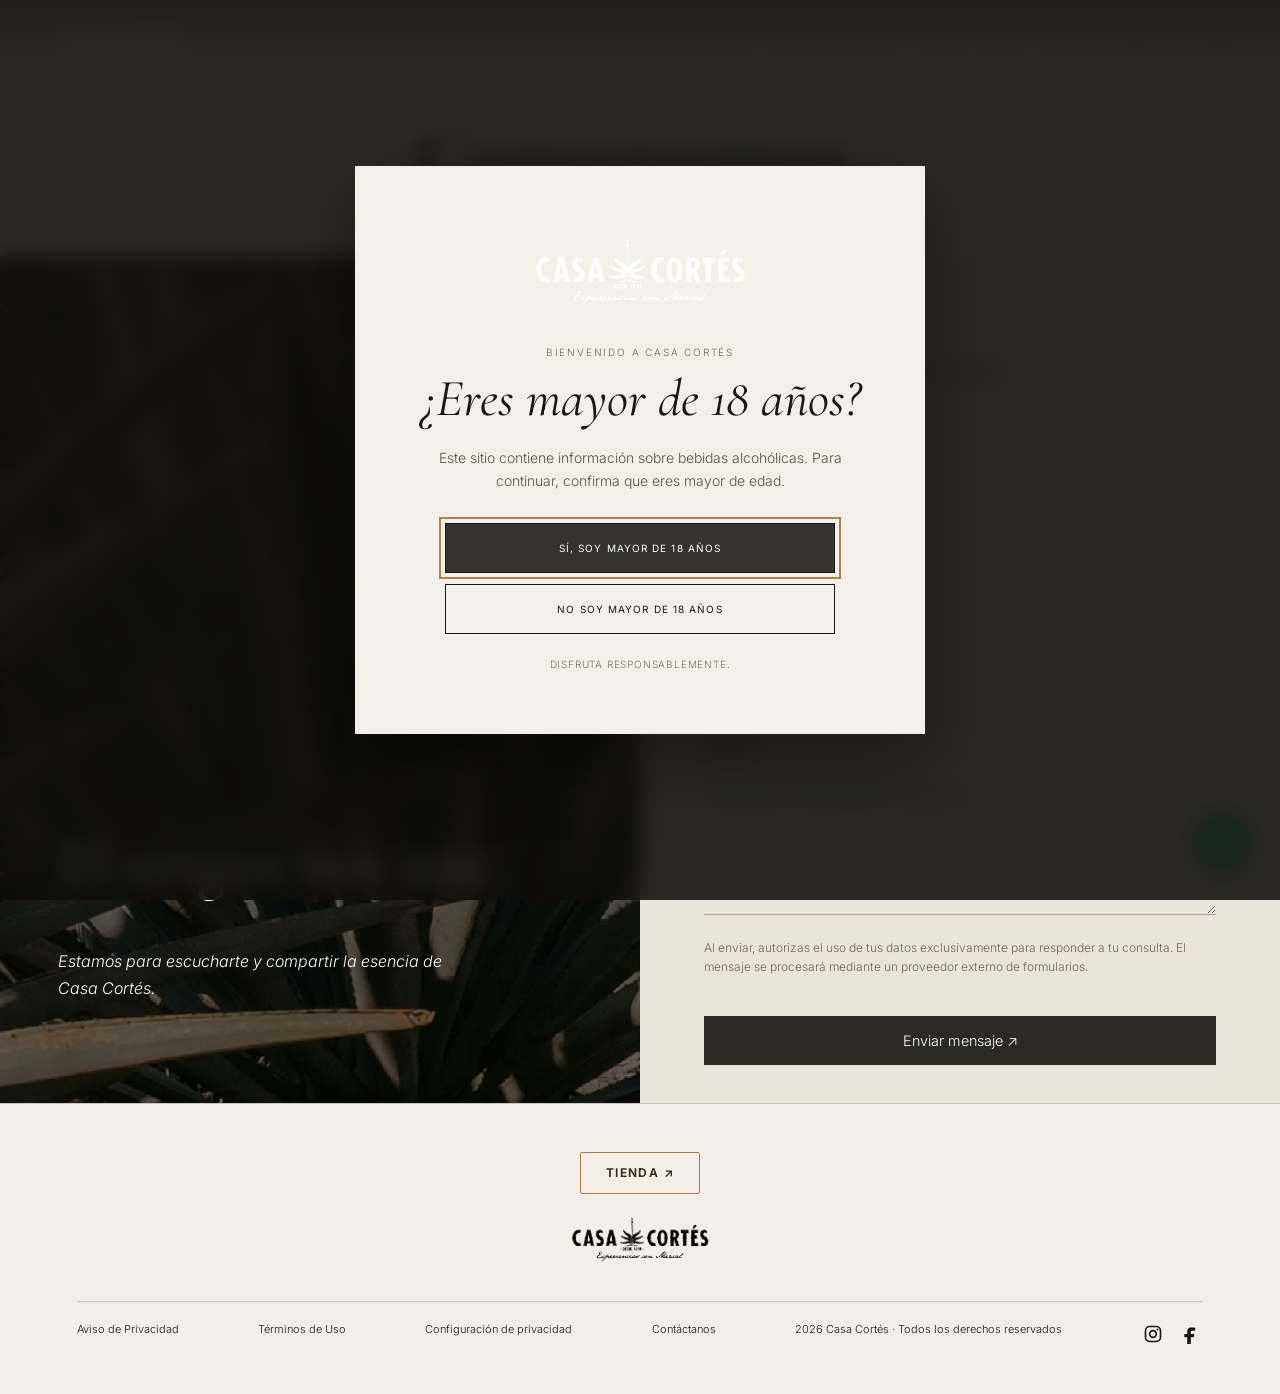
<file: contacto.html>
<!DOCTYPE html>

<html lang="es"><head><script>/* Verificación temprana para evitar parpadeos entre páginas. */(function(){try{if(localStorage.getItem('casaCortesAgeVerified')==='yes'){document.documentElement.classList.add('age-verified');}}catch(e){}})();</script><style>html.age-verified #ageGate{display:none!important}html.age-verified body.age-locked{overflow:auto!important}</style><meta charset="utf-8"/><meta content="width=device-width,initial-scale=1" name="viewport"/><title>Contacto — Casa Cortés</title><meta name="description" content="Contacta a Casa Cortés para conocer más sobre nuestras marcas de mezcal, productos y experiencias en Oaxaca."/><link rel="canonical" href="https://casacortes.mx/contacto.html"/><meta property="og:type" content="website"/><meta property="og:locale" content="es_MX"/><meta property="og:site_name" content="Casa Cortés"/><meta property="og:title" content="Contacto — Casa Cortés"/><meta property="og:description" content="Contacta a Casa Cortés para conocer más sobre nuestras marcas de mezcal, productos y experiencias en Oaxaca."/><meta property="og:url" content="https://casacortes.mx/contacto.html"/><meta name="twitter:card" content="summary"/><link href="assets/favicon/favicon.ico" rel="icon"/><link href="https://fonts.googleapis.com" rel="preconnect"/><link crossorigin="" href="https://fonts.gstatic.com" rel="preconnect"/><link href="https://fonts.googleapis.com/css2?family=Cormorant+Garamond:ital,wght@0,600;1,600&amp;family=Inter:ital,wght@0,300;1,300&amp;display=swap" rel="stylesheet"/><link href="css/styles.css" rel="stylesheet"/><link href="css/contacto.css" rel="stylesheet"/><script defer="" src="js/main.js"></script><style>
:root{color-scheme:dark} .cc-consent{position:fixed;bottom:18px;left:18px;right:18px;z-index:9999;max-width:520px;background:#171a19f5;border:1px solid #b9a179;color:#f5f0e7;padding:15px 18px;box-shadow:0 10px 35px #0009;font-family:Inter,Arial,sans-serif;font-size:13px;line-height:1.6}.cc-consent[hidden]{display:none!important}.cc-consent h2{font-family:'Cormorant Garamond',Georgia,serif;font-size:22px;margin:0 0 5px;color:#f6f0e6}.cc-consent p{margin:0 0 8px}.cc-consent a{color:#e8c58a}.cc-consent-actions{display:flex;flex-wrap:wrap;gap:9px}.cc-consent button{cursor:pointer;padding:10px 14px;background:transparent;border:1px solid #b9a179;color:#fff;font:inherit}.cc-consent button.cc-primary{background:#c4a16d;color:#171a19}.cc-consent-options{display:grid;gap:9px;margin:10px 0 14px}.cc-consent label{display:flex;align-items:center;gap:10px}.cc-consent input{accent-color:#c4a16d}.cc-consent .cc-muted{color:#c9c5be;font-size:12px}.cc-consent:focus-within{outline:1px solid #c4a16d}
@media(max-width:600px){.cc-consent{left:10px;right:10px;bottom:10px;padding:12px 14px;max-height:45dvh;overflow-y:auto}.cc-consent h2{font-size:23px}}
</style><style>
/* Aviso compacto de privacidad: no interfiere con la pantalla de mayoría de edad. */
body.age-locked #cc-privacy-panel{display:none!important}
.cc-consent{box-sizing:border-box;max-width:420px!important;bottom:22px!important;left:22px!important;right:auto!important;padding:19px 21px!important;background:#f5f1e9!important;color:#2c2923!important;border:1px solid #c8b69a!important;border-radius:3px!important;box-shadow:0 8px 28px rgba(0,0,0,.17)!important;font-size:12px!important;line-height:1.55!important;z-index:9998!important}
.cc-consent h2{color:#29251f!important;font-size:25px!important;line-height:1.1!important;margin:0 0 10px!important}
.cc-consent p{color:#514b43!important;margin:0 0 10px!important}
.cc-consent a{color:#745633!important;text-underline-offset:3px}
.cc-consent-actions{display:flex;gap:7px!important;flex-wrap:wrap}
.cc-consent button{border:1px solid #a88a61!important;color:#332a21!important;background:transparent!important;font-size:11px!important;line-height:1.2!important;padding:11px 12px!important;min-height:40px!important;letter-spacing:.01em!important}
.cc-consent button.cc-primary{background:#2b2924!important;color:#fff!important;border-color:#2b2924!important}
.cc-consent label{color:#38332d!important}
.cc-consent .cc-muted{color:#645e55!important}
.cc-consent:focus-within{outline:none!important}
.cc-consent :focus-visible{outline:2px solid #9b753d!important;outline-offset:2px}
@media(max-width:600px){.cc-consent{left:12px!important;right:12px!important;bottom:12px!important;max-width:none!important;padding:15px 16px!important;max-height:55dvh!important;overflow:auto!important}.cc-consent h2{font-size:23px!important}.cc-consent button{flex:1 1 auto}}
</style><style id="cc-privacy-minimal-2026">
/* Aviso discreto, inferior y sin bloquear la navegación. */
.cc-consent[hidden],.cc-consent-options[hidden],.cc-consent button[hidden]{display:none!important}
.cc-consent{position:fixed!important;left:20px!important;right:20px!important;bottom:18px!important;top:auto!important;max-width:840px!important;width:auto!important;margin:0 auto!important;box-sizing:border-box!important;padding:16px 20px!important;border:1px solid #d4c6b0!important;border-radius:3px!important;background:#f5f1e9!important;color:#302b24!important;box-shadow:0 8px 28px rgba(0,0,0,.15)!important;z-index:9999!important;font-size:13px!important;line-height:1.45!important;}
.cc-consent h2{font-size:23px!important;color:#302b24!important;margin:0 0 5px!important;font-weight:500!important}
.cc-consent p{font-size:12px!important;line-height:1.5!important;color:#595249!important;margin:0 0 9px!important}
.cc-consent a{color:#775936!important;text-decoration:underline!important}
.cc-consent-actions{display:flex!important;gap:9px!important;align-items:center!important;flex-wrap:wrap!important;margin-top:9px!important}
.cc-consent button{min-height:39px!important;flex:0 0 auto!important;padding:9px 17px!important;background:transparent!important;border:1px solid #a9977b!important;border-radius:1px!important;color:#302b24!important;font-size:12px!important;cursor:pointer!important}
.cc-consent button.cc-primary{background:#2b2924!important;border-color:#2b2924!important;color:#fff!important}
.cc-consent-options{display:grid;gap:10px;margin:12px 0!important;padding:12px 0;border-top:1px solid #d8ccbc;border-bottom:1px solid #d8ccbc}
.cc-consent-options label{color:#302b24!important;display:flex;gap:8px;align-items:center;font-size:12px}
.cc-consent-options .cc-muted{color:#72695e!important}
.cc-consent-options input{accent-color:#9d7848}
@media(min-width:700px){.cc-consent{display:grid!important;grid-template-columns:minmax(0,1fr) auto;column-gap:28px;align-items:center}.cc-consent[hidden]{display:none!important}.cc-consent h2,.cc-consent p,.cc-consent>p{grid-column:1}.cc-consent-actions{grid-column:2;grid-row:1 / span 3;justify-content:flex-end;margin-top:0!important}.cc-consent-options:not([hidden]){grid-column:1/-1}.cc-consent:has(.cc-consent-options:not([hidden])) .cc-consent-actions{grid-column:1/-1;grid-row:auto;justify-content:flex-start}}
@media(max-width:699px){.cc-consent{left:10px!important;right:10px!important;bottom:10px!important;max-height:48dvh!important;overflow-y:auto!important;padding:13px 15px!important}.cc-consent h2{font-size:21px!important}.cc-consent p{font-size:12px!important}.cc-consent-actions{gap:7px!important}.cc-consent button{padding:9px 12px!important;min-height:40px!important}}
</style></head><body class="age-locked"><div aria-describedby="ageText" aria-labelledby="ageTitle" aria-modal="true" class="age-gate" id="ageGate" role="dialog">
<div class="age-gate__backdrop"></div>
<div class="age-gate__panel">
<img alt="Casa Cortés" class="age-gate__logo" src="assets/logos/casa-cortes.png"/>
<p class="age-gate__eyebrow">Bienvenido a Casa Cortés</p>
<h2 id="ageTitle">¿Eres mayor de 18 años?</h2>
<p id="ageText">Este sitio contiene información sobre bebidas alcohólicas. Para continuar, confirma que eres mayor de edad.</p>
<div class="age-gate__actions">
<button class="age-gate__yes" id="ageYes" type="button">Sí, soy mayor de 18 años</button>
<button class="age-gate__no" id="ageNo" type="button">No soy mayor de 18 años</button>
</div>
<p class="age-gate__responsible">Disfruta responsablemente.</p>
</div>
</div>
<header class="site-header" id="header"><a class="brand" href="index.html"><img alt="Casa Cortés" src="assets/logos/casa-cortes.png"/></a><button aria-controls="nav" aria-expanded="false" aria-label="Abrir menú" class="menu-toggle"><span></span><span></span><span></span></button><nav aria-label="Principal" id="nav"><a href="nosotros.html">Nosotros</a><a href="agave-de-cortes.html">Agave de Cortés</a><a href="el-jolgorio.html">El Jolgorio</a><a href="nuestra-soledad.html">Nuestra Soledad</a><a href="valles.html">Valles</a><a class="nav-shop-link" href="https://casacortes.mx/ecommerce/" target="_blank" rel="noopener noreferrer" aria-label="Visitar tienda Casa Cortés (abre en una nueva pestaña)">TIENDA <span aria-hidden="true">↗</span></a></nav></header><main class="contact-page"><section class="contact-intro"><h1>Conversemos<span>.</span></h1><p>Detrás de cada encuentro hay una historia. Cuéntanos cómo podemos ayudarte.</p></section><section class="contact-content"><div class="contact-aside"><img alt="Paisaje de magueyes en Oaxaca" src="assets/images/3.webp"/><div class="contact-aside-text"><h2>El origen nos une.</h2><p>Estamos para escucharte y compartir la esencia de Casa Cortés.</p></div></div><div class="contact-form-wrap"><h2>Escríbenos</h2><p>Completa tus datos y prepara tu mensaje.</p><form action="https://formsubmit.co/ventas@casacortes.mx" id="contactForm" method="POST"><input aria-hidden="true" autocomplete="off" name="_honey" style="display:none" tabindex="-1" type="text"/><input name="_captcha" type="hidden" value="true"/><input name="_template" type="hidden" value="table"/><input name="_subject" type="hidden" value="Nuevo mensaje de contacto — Casa Cortés"/><label for="contactName">Nombre completo</label><input autocomplete="name" id="contactName" maxlength="120" name="name" placeholder="Tu nombre" required=""/><label for="contactEmail">Correo electrónico</label><input autocomplete="email" id="contactEmail" maxlength="254" name="email" placeholder="nombre@ejemplo.com" required="" type="email"/><label for="contactTopic">Motivo de contacto</label><select id="contactTopic" name="topic" required=""><option value="">Selecciona una opción</option><option>Información general</option><option>Ventas y distribución</option><option>Experiencias y visitas</option><option>Otro</option></select><label for="contactMessage">Mensaje</label><textarea id="contactMessage" maxlength="4000" name="message" placeholder="Cuéntanos cómo podemos ayudarte..." required="" rows="6"></textarea><p class="contact-privacy">Al enviar, autorizas el uso de tus datos exclusivamente para responder a tu consulta. El mensaje se procesará mediante un proveedor externo de formularios.</p><button type="submit">Enviar mensaje ↗</button></form></div></section></main><footer><a class="footer-shop-link" href="https://casacortes.mx/ecommerce/" target="_blank" rel="noopener noreferrer">TIENDA ↗</a><img alt="Casa Cortés" src="assets/logos/casa-cortes.png"/><div><a href="aviso-de-privacidad.html">Aviso de Privacidad</a><a href="terminos-de-uso.html">Términos de Uso</a><a href="#" data-cc-privacy-open>Configuración de privacidad</a><a href="contacto.html">Contáctanos</a><span>2026 Casa Cortés · Todos los derechos reservados</span><span aria-label="Redes sociales de Casa Cortés" class="social-links"><a aria-label="Instagram de Casa Cortés" href="https://www.instagram.com/casacortes.oax" rel="noopener noreferrer" target="_blank"><svg aria-hidden="true" viewbox="0 0 24 24"><rect fill="none" height="18" rx="5" stroke="currentColor" stroke-width="2" width="18" x="3" y="3"></rect><circle cx="12" cy="12" fill="none" r="4" stroke="currentColor" stroke-width="2"></circle><circle cx="17.5" cy="6.5" fill="currentColor" r="1.2"></circle></svg></a><a aria-label="Facebook de Casa Cortés" href="https://www.facebook.com/casacortes.oax/" rel="noopener noreferrer" target="_blank"><svg aria-hidden="true" viewbox="0 0 24 24"><path d="M14 8h3V4.5c-.52-.07-2.3-.22-4.42-.22C8.4 4.28 7.5 6.8 7.5 9.05V12H4v4h3.5v8h4.3v-8h3.58l.57-4H11.8V9.45C11.8 8.3 12.12 8 14 8Z" fill="currentColor"></path></svg></a></span></div></footer><a aria-label="Atención a clientes por WhatsApp" class="whatsapp-float" href="https://wa.me/5219511170569" rel="noopener noreferrer" target="_blank"><svg aria-hidden="true" viewbox="0 0 24 24"><path d="M20.52 3.48A11.8 11.8 0 0 0 12.08 0C5.5 0 .15 5.35.15 11.93c0 2.1.55 4.16 1.6 5.97L.05 24l6.25-1.64a11.9 11.9 0 0 0 5.77 1.47h.01c6.58 0 11.93-5.35 11.93-11.93 0-3.19-1.24-6.18-3.49-8.42ZM12.08 21.8h-.01a9.88 9.88 0 0 1-5.04-1.38l-.36-.21-3.71.97.99-3.62-.23-.37a9.86 9.86 0 0 1-1.52-5.26c0-5.45 4.44-9.89 9.9-9.89a9.82 9.82 0 0 1 7 2.9 9.82 9.82 0 0 1 2.9 7c-.01 5.44-4.45 9.86-9.92 9.86Zm5.42-7.4c-.3-.15-1.76-.87-2.03-.97-.27-.1-.47-.15-.67.15-.2.3-.77.97-.94 1.17-.17.2-.35.22-.65.07-.3-.15-1.25-.46-2.38-1.47a8.9 8.9 0 0 1-1.65-2.05c-.17-.3-.02-.46.13-.6.13-.13.3-.35.45-.52.15-.17.2-.3.3-.5.1-.2.05-.37-.02-.52-.08-.15-.67-1.61-.92-2.21-.24-.58-.49-.5-.67-.51h-.57c-.2 0-.52.07-.79.37-.27.3-1.04 1.02-1.04 2.48s1.07 2.88 1.22 3.08c.15.2 2.1 3.2 5.08 4.49.71.31 1.26.49 1.7.63.71.23 1.36.19 1.87.12.57-.08 1.76-.72 2.01-1.41.25-.7.25-1.29.17-1.41-.07-.13-.27-.2-.57-.35Z" fill="currentColor"></path></svg></a><aside id="cc-privacy-panel" class="cc-consent" role="dialog" aria-label="Preferencias de privacidad" aria-modal="false" hidden><h2>Tu privacidad es importante</h2><p>Utilizamos herramientas de análisis para mejorar nuestro sitio. Tú decides si deseas permitirlas.</p><p><a href="aviso-de-privacidad.html">Aviso de Privacidad</a></p><div class="cc-consent-options" id="cc-privacy-options" hidden><label><input type="checkbox" checked disabled> Necesarias <span class="cc-muted">(siempre activas)</span></label><label><input id="cc-analytics" type="checkbox"> Analítica (Google Analytics y Microsoft Clarity)</label><label><input id="cc-marketing" type="checkbox"> Publicidad (Meta Pixel, cuando se configure)</label></div><div class="cc-consent-actions"><button type="button" id="cc-reject">Rechazar</button><button type="button" id="cc-configure">Personalizar</button><button type="button" id="cc-accept" class="cc-primary">Aceptar todas</button><button type="button" id="cc-save" class="cc-primary" hidden>Guardar preferencias</button></div></aside><script defer src="js/privacy-consent.js"></script><script defer src="js/analytics-consent.js"></script><script defer src="js/proteccion-visual.js"></script>
</body></html>
</file>
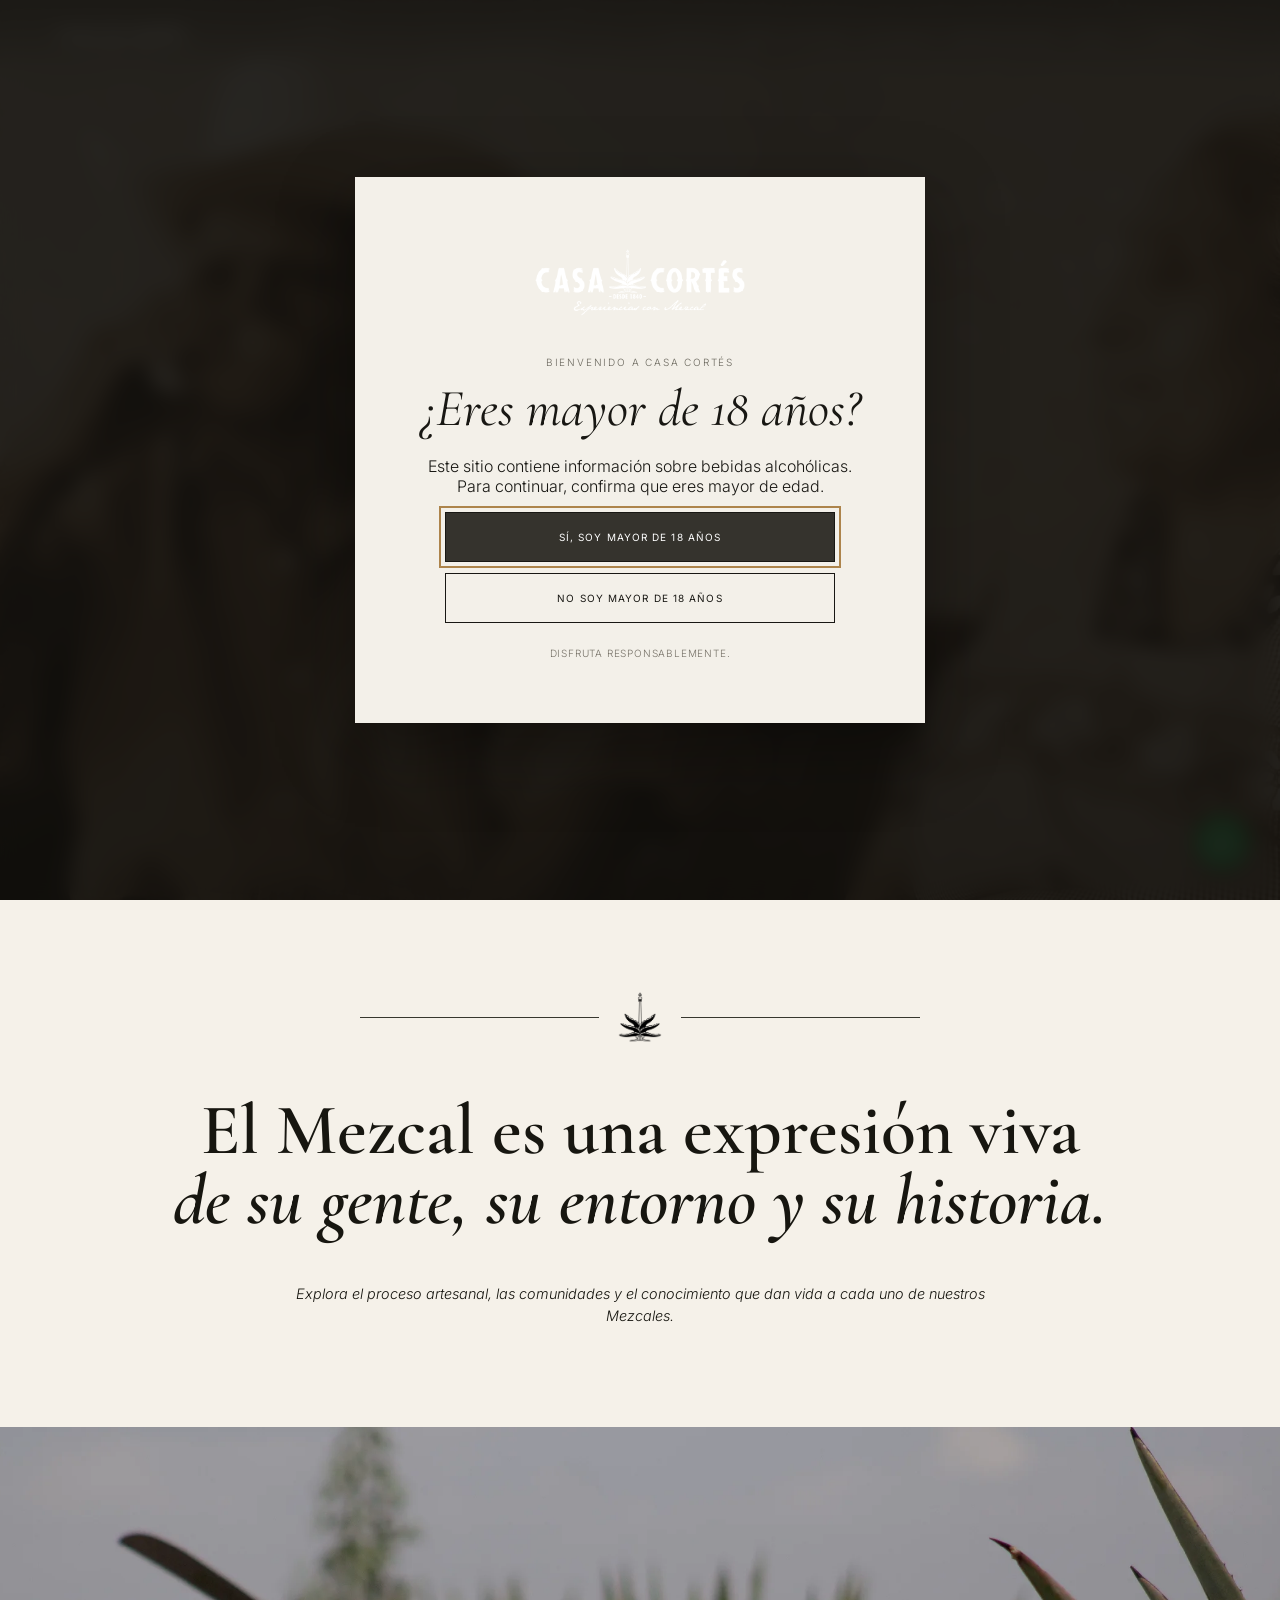
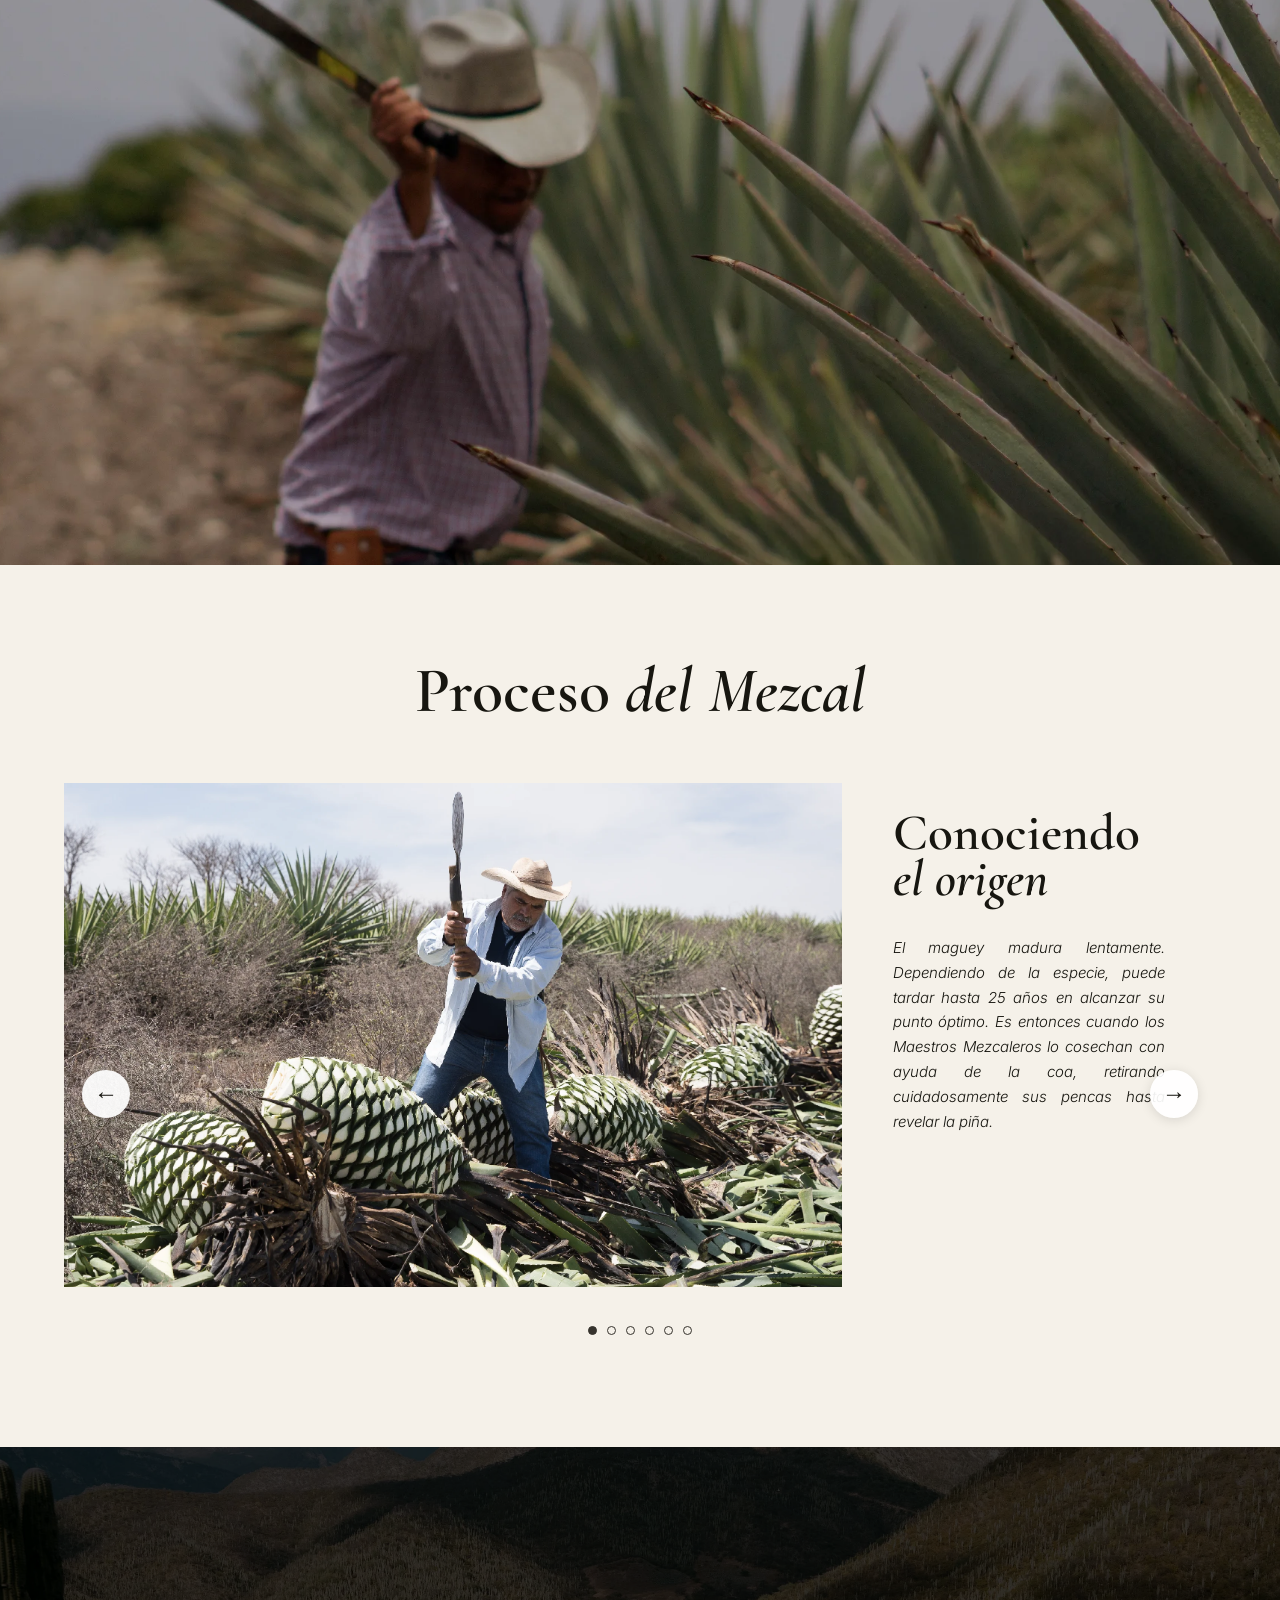
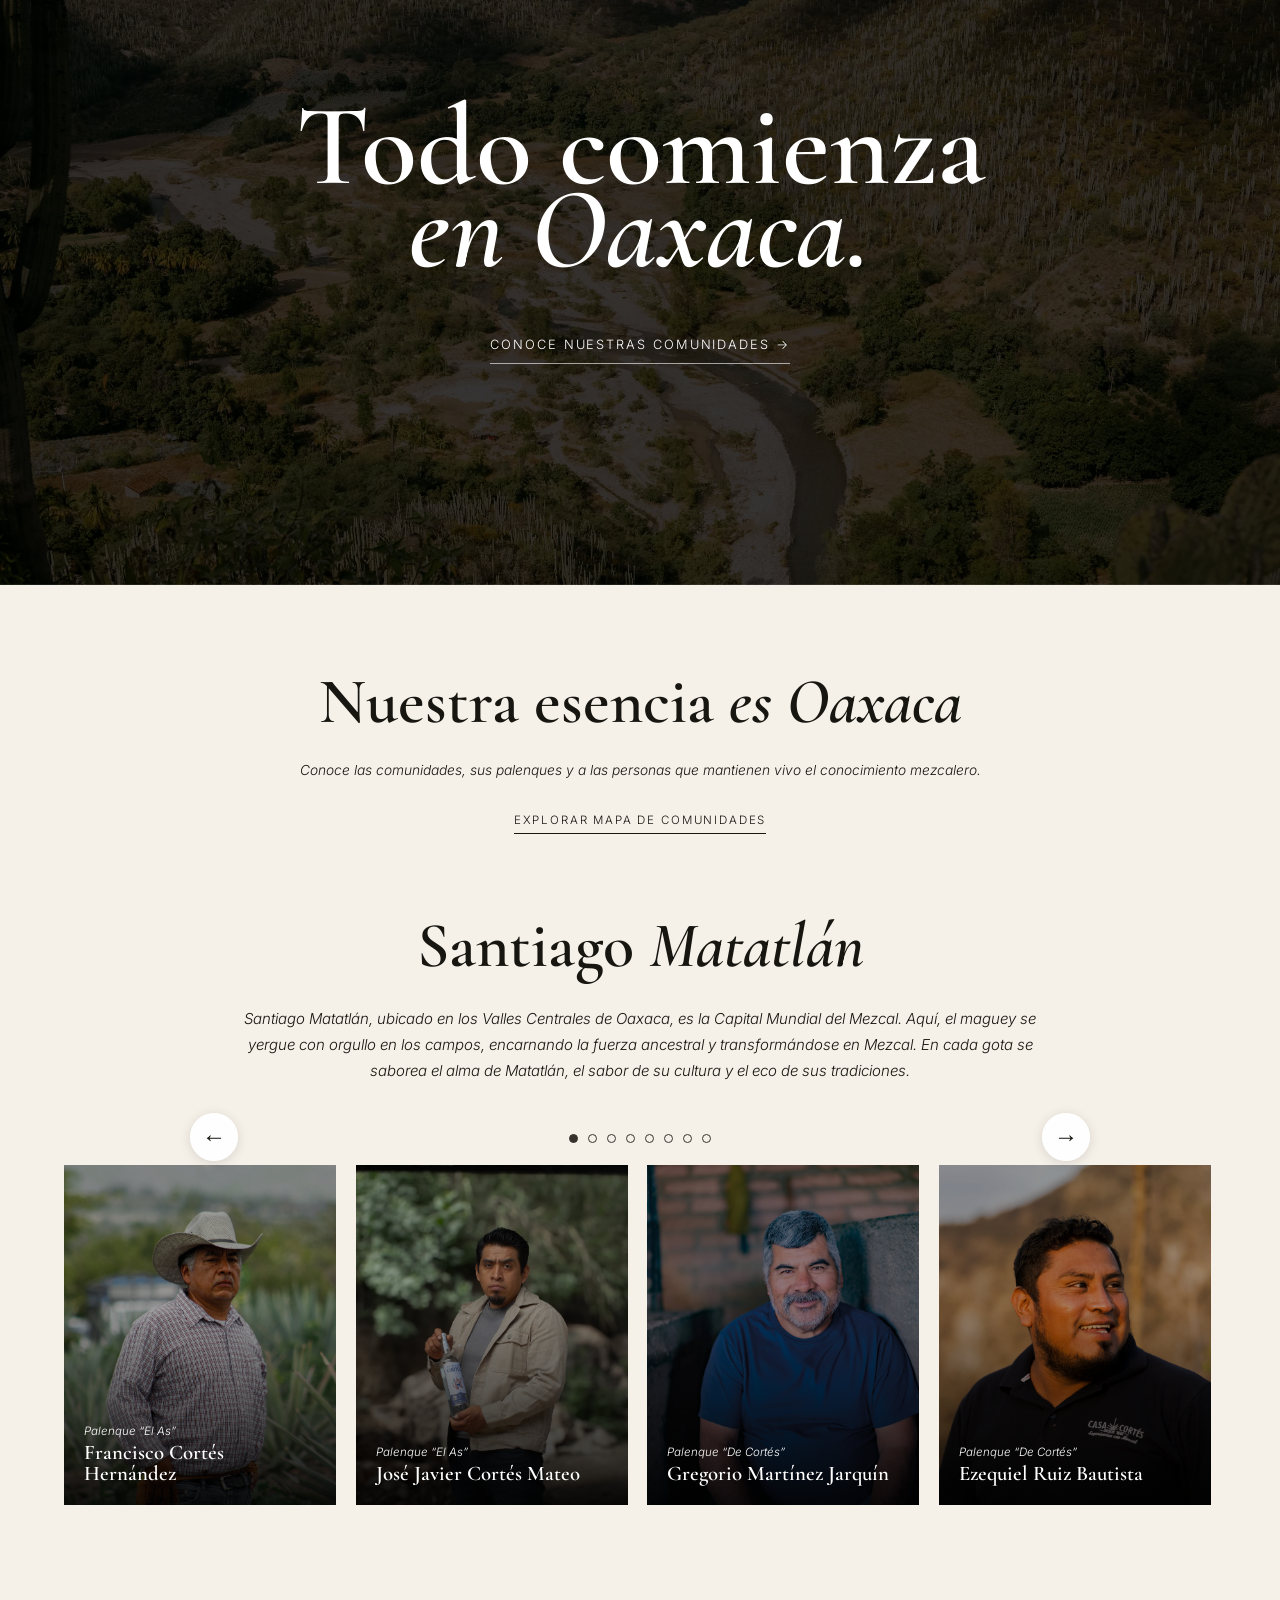
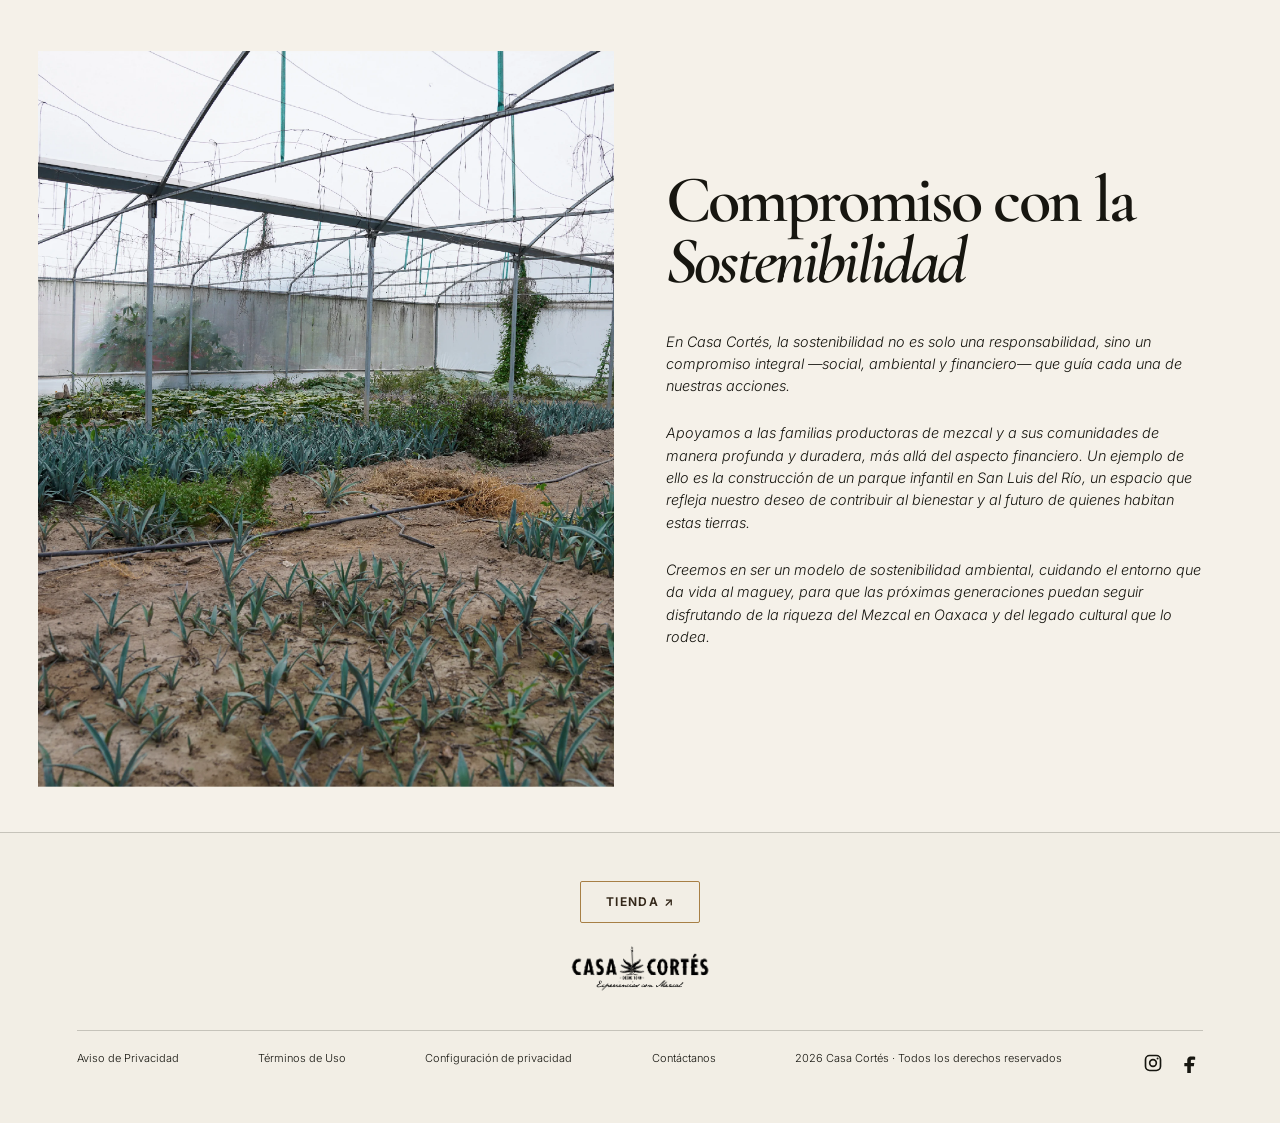
<file: nosotros.html>
<!DOCTYPE html>

<html lang="es"><head><script>/* Verificación temprana para evitar parpadeos entre páginas. */(function(){try{if(localStorage.getItem('casaCortesAgeVerified')==='yes'){document.documentElement.classList.add('age-verified');}}catch(e){}})();</script><style>html.age-verified #ageGate{display:none!important}html.age-verified body.age-locked{overflow:auto!important}</style><meta charset="utf-8"/><meta content="width=device-width,initial-scale=1" name="viewport"/><title>Nosotros — Casa Cortés</title><meta name="description" content="Conoce la historia de Casa Cortés, las comunidades de Oaxaca, nuestros maestros mezcaleros y el proceso artesanal del mezcal."/><link rel="canonical" href="https://casacortes.mx/nosotros.html"/><meta property="og:type" content="website"/><meta property="og:locale" content="es_MX"/><meta property="og:site_name" content="Casa Cortés"/><meta property="og:title" content="Nosotros — Casa Cortés"/><meta property="og:description" content="Conoce la historia de Casa Cortés, las comunidades de Oaxaca, nuestros maestros mezcaleros y el proceso artesanal del mezcal."/><meta property="og:url" content="https://casacortes.mx/nosotros.html"/><meta name="twitter:card" content="summary"/><link href="assets/favicon/favicon.ico" rel="icon"/><link href="https://fonts.googleapis.com" rel="preconnect"/><link crossorigin="" href="https://fonts.gstatic.com" rel="preconnect"/><link href="https://fonts.googleapis.com/css2?family=Cormorant+Garamond:ital,wght@0,600;1,600&amp;family=Inter:ital,wght@0,300;1,300&amp;display=swap" rel="stylesheet"/><link href="css/styles.css" rel="stylesheet"/><link href="css/nosotros.css" rel="stylesheet"/><script defer="" src="js/main.js"></script><script defer="" src="js/nosotros.js"></script><link href="css/motion.css" rel="stylesheet"/><script defer="" src="js/motion.js"></script><style>
:root{color-scheme:dark} .cc-consent{position:fixed;bottom:18px;left:18px;right:18px;z-index:9999;max-width:520px;background:#171a19f5;border:1px solid #b9a179;color:#f5f0e7;padding:15px 18px;box-shadow:0 10px 35px #0009;font-family:Inter,Arial,sans-serif;font-size:13px;line-height:1.6}.cc-consent[hidden]{display:none!important}.cc-consent h2{font-family:'Cormorant Garamond',Georgia,serif;font-size:22px;margin:0 0 5px;color:#f6f0e6}.cc-consent p{margin:0 0 8px}.cc-consent a{color:#e8c58a}.cc-consent-actions{display:flex;flex-wrap:wrap;gap:9px}.cc-consent button{cursor:pointer;padding:10px 14px;background:transparent;border:1px solid #b9a179;color:#fff;font:inherit}.cc-consent button.cc-primary{background:#c4a16d;color:#171a19}.cc-consent-options{display:grid;gap:9px;margin:10px 0 14px}.cc-consent label{display:flex;align-items:center;gap:10px}.cc-consent input{accent-color:#c4a16d}.cc-consent .cc-muted{color:#c9c5be;font-size:12px}.cc-consent:focus-within{outline:1px solid #c4a16d}
@media(max-width:600px){.cc-consent{left:10px;right:10px;bottom:10px;padding:12px 14px;max-height:45dvh;overflow-y:auto}.cc-consent h2{font-size:23px}}
</style><style>.cc-seo-visually-hidden{position:absolute!important;width:1px!important;height:1px!important;padding:0!important;margin:-1px!important;overflow:hidden!important;clip:rect(0,0,0,0)!important;white-space:nowrap!important;border:0!important}</style><style>
/* Aviso compacto de privacidad: no interfiere con la pantalla de mayoría de edad. */
body.age-locked #cc-privacy-panel{display:none!important}
.cc-consent{box-sizing:border-box;max-width:420px!important;bottom:22px!important;left:22px!important;right:auto!important;padding:19px 21px!important;background:#f5f1e9!important;color:#2c2923!important;border:1px solid #c8b69a!important;border-radius:3px!important;box-shadow:0 8px 28px rgba(0,0,0,.17)!important;font-size:12px!important;line-height:1.55!important;z-index:9998!important}
.cc-consent h2{color:#29251f!important;font-size:25px!important;line-height:1.1!important;margin:0 0 10px!important}
.cc-consent p{color:#514b43!important;margin:0 0 10px!important}
.cc-consent a{color:#745633!important;text-underline-offset:3px}
.cc-consent-actions{display:flex;gap:7px!important;flex-wrap:wrap}
.cc-consent button{border:1px solid #a88a61!important;color:#332a21!important;background:transparent!important;font-size:11px!important;line-height:1.2!important;padding:11px 12px!important;min-height:40px!important;letter-spacing:.01em!important}
.cc-consent button.cc-primary{background:#2b2924!important;color:#fff!important;border-color:#2b2924!important}
.cc-consent label{color:#38332d!important}
.cc-consent .cc-muted{color:#645e55!important}
.cc-consent:focus-within{outline:none!important}
.cc-consent :focus-visible{outline:2px solid #9b753d!important;outline-offset:2px}
@media(max-width:600px){.cc-consent{left:12px!important;right:12px!important;bottom:12px!important;max-width:none!important;padding:15px 16px!important;max-height:55dvh!important;overflow:auto!important}.cc-consent h2{font-size:23px!important}.cc-consent button{flex:1 1 auto}}
</style><style id="cc-privacy-minimal-2026">
/* Aviso discreto, inferior y sin bloquear la navegación. */
.cc-consent[hidden],.cc-consent-options[hidden],.cc-consent button[hidden]{display:none!important}
.cc-consent{position:fixed!important;left:20px!important;right:20px!important;bottom:18px!important;top:auto!important;max-width:840px!important;width:auto!important;margin:0 auto!important;box-sizing:border-box!important;padding:16px 20px!important;border:1px solid #d4c6b0!important;border-radius:3px!important;background:#f5f1e9!important;color:#302b24!important;box-shadow:0 8px 28px rgba(0,0,0,.15)!important;z-index:9999!important;font-size:13px!important;line-height:1.45!important;}
.cc-consent h2{font-size:23px!important;color:#302b24!important;margin:0 0 5px!important;font-weight:500!important}
.cc-consent p{font-size:12px!important;line-height:1.5!important;color:#595249!important;margin:0 0 9px!important}
.cc-consent a{color:#775936!important;text-decoration:underline!important}
.cc-consent-actions{display:flex!important;gap:9px!important;align-items:center!important;flex-wrap:wrap!important;margin-top:9px!important}
.cc-consent button{min-height:39px!important;flex:0 0 auto!important;padding:9px 17px!important;background:transparent!important;border:1px solid #a9977b!important;border-radius:1px!important;color:#302b24!important;font-size:12px!important;cursor:pointer!important}
.cc-consent button.cc-primary{background:#2b2924!important;border-color:#2b2924!important;color:#fff!important}
.cc-consent-options{display:grid;gap:10px;margin:12px 0!important;padding:12px 0;border-top:1px solid #d8ccbc;border-bottom:1px solid #d8ccbc}
.cc-consent-options label{color:#302b24!important;display:flex;gap:8px;align-items:center;font-size:12px}
.cc-consent-options .cc-muted{color:#72695e!important}
.cc-consent-options input{accent-color:#9d7848}
@media(min-width:700px){.cc-consent{display:grid!important;grid-template-columns:minmax(0,1fr) auto;column-gap:28px;align-items:center}.cc-consent[hidden]{display:none!important}.cc-consent h2,.cc-consent p,.cc-consent>p{grid-column:1}.cc-consent-actions{grid-column:2;grid-row:1 / span 3;justify-content:flex-end;margin-top:0!important}.cc-consent-options:not([hidden]){grid-column:1/-1}.cc-consent:has(.cc-consent-options:not([hidden])) .cc-consent-actions{grid-column:1/-1;grid-row:auto;justify-content:flex-start}}
@media(max-width:699px){.cc-consent{left:10px!important;right:10px!important;bottom:10px!important;max-height:48dvh!important;overflow-y:auto!important;padding:13px 15px!important}.cc-consent h2{font-size:21px!important}.cc-consent p{font-size:12px!important}.cc-consent-actions{gap:7px!important}.cc-consent button{padding:9px 12px!important;min-height:40px!important}}
</style></head>
<body class="age-locked nosotros-page"><h1 class="cc-seo-visually-hidden">Casa Cortés: Nuestra historia</h1>
<div aria-labelledby="ageTitle" aria-modal="true" class="age-gate" id="ageGate" role="dialog"><div class="age-gate__backdrop"></div><div class="age-gate__panel"><img alt="Casa Cortés" class="age-gate__logo" src="assets/logos/casa-cortes.png"/><p class="age-gate__eyebrow">Bienvenido a Casa Cortés</p><h2 id="ageTitle">¿Eres mayor de 18 años?</h2><p>Este sitio contiene información sobre bebidas alcohólicas. Para continuar, confirma que eres mayor de edad.</p><div class="age-gate__actions"><button class="age-gate__yes" id="ageYes" type="button">Sí, soy mayor de 18 años</button><button class="age-gate__no" id="ageNo" type="button">No soy mayor de 18 años</button></div><p class="age-gate__responsible">Disfruta responsablemente.</p></div></div>
<header class="site-header" id="header"><a class="brand" href="index.html"><img alt="Casa Cortés" src="assets/logos/casa-cortes.png"/></a><button aria-controls="nav" aria-expanded="false" aria-label="Abrir menú" class="menu-toggle"><span></span><span></span><span></span></button><nav aria-label="Principal" id="nav"><a class="active" href="nosotros.html">Nosotros</a><a href="agave-de-cortes.html">Agave de Cortés</a><a href="el-jolgorio.html">El Jolgorio</a><a href="nuestra-soledad.html">Nuestra Soledad</a><a href="valles.html">Valles</a><a class="nav-shop-link" href="https://casacortes.mx/ecommerce/" target="_blank" rel="noopener noreferrer" aria-label="Visitar tienda Casa Cortés (abre en una nueva pestaña)">TIENDA <span aria-hidden="true">↗</span></a></nav></header>
<main>
<section class="n-hero n-hero-clean"><img alt="Paisaje de Oaxaca" src="assets/images/13.webp"/><div class="n-hero-shade"></div><a aria-label="Continuar" class="n-scroll" href="#mezcal-intro">↓</a></section>
<section class="mezcal-intro" id="mezcal-intro">
<div class="mezcal-ornament reveal-n"><span></span><img alt="" src="assets/images/ccl-n.png"/><span></span></div>
<div class="mezcal-intro-copy reveal-n">
<h2>El Mezcal es una expresión viva<br/><em>de su gente, su entorno y su historia.</em></h2>
<p>Explora el proceso artesanal, las comunidades y el conocimiento que dan vida a cada uno de nuestros Mezcales.</p>
</div>
</section>
<section aria-label="Próximo video sobre el origen del maguey" class="video-placeholder">
<img alt="Corte del maguey en Oaxaca" src="assets/images/10.webp"/>
</section>
<section class="process-pdf" id="proceso">
<div class="pdf-section-head reveal-n">
<h2>Proceso <em>del Mezcal</em></h2>
</div>
<div class="process-slider" data-slider="process">
<button aria-label="Proceso anterior" class="slider-arrow prev" type="button">←</button>
<div class="process-track">
<article class="process-slide active"><img alt="Cosecha de maguey con coa" loading="lazy" src="assets/images/43.webp"/><div><h3>Conociendo <em>el origen</em></h3><p>El maguey madura lentamente. Dependiendo de la especie, puede tardar hasta 25 años en alcanzar su punto óptimo. Es entonces cuando los Maestros Mezcaleros lo cosechan con ayuda de la coa, retirando cuidadosamente sus pencas hasta revelar la piña.</p></div></article>
<article class="process-slide"><img alt="Cocción de piñas de maguey en horno cónico" loading="lazy" src="assets/images/44.webp"/><div><h3>Paciencia a través <em>del fuego</em></h3><p>Las piñas se cortan manualmente, a la mitad o en trozos más pequeños según su tamaño. Después, se colocan en un horno cónico subterráneo de piedra volcánica y se cubren con tierra y otros elementos naturales para asegurar una cocción lenta y uniforme durante 4 a 5 días.</p></div></article>
<article class="process-slide"><img alt="Molienda de maguey con tahona" loading="lazy" src="assets/images/45.webp"/><div><h3>Transformando <em>la piña</em></h3><p>Después de la cocción, las piñas se muelen para extraer sus jugos y fibras. Dependiendo del proceso, pueden triturarse a golpe de mazo en una canoa, como parte de la elaboración del mezcal ancestral, o mediante una rueda de tahona de piedra volcánica, utilizada en el mezcal artesanal.</p></div></article>
<article class="process-slide"><img alt="Fermentación de maguey en tinas de madera" loading="lazy" src="assets/images/47.webp"/><div><h3>Tiempo <em>y tradición</em></h3><p>La mezcla obtenida se deja fermentar durante 3 a 4 días en tinas de madera al aire libre. Aquí, el tiempo y los elementos naturales transforman los azúcares y dan origen a los aromas y sabores que serán parte de cada destilación.</p></div></article>
<article class="process-slide"><img alt="Destilación ancestral en ollas de barro" loading="lazy" src="assets/images/48.webp"/><div><h3>El momento <em>cumbre</em></h3><p>Finalmente, llega la destilación. El Maestro Mezcalero acompaña y guía cada momento del proceso para conservar aquello que hace único a cada mezcal.</p><p>En el proceso artesanal, el mezcal se somete a una doble destilación en alambiques de cobre. En el proceso ancestral, la destilación se realiza en olla de barro, siguiendo una técnica que ha sido preservada de generación en generación.</p></div></article>
<article class="process-slide"><img alt="Barricas para añejamiento del mezcal" loading="lazy" src="assets/images/49.webp"/><div><h3>El arte <em>del añejamiento</em></h3><p>Algunas expresiones continúan su transformación en barricas de roble americano y francés, donde el tiempo aporta nuevas capas de aroma, sabor y carácter.</p><p>Agave de Cortés Reposado descansa durante un mínimo de dos meses; Agave de Cortés Añejo, durante un año; y Agave de Cortés Añejo 3 años, hasta tres años, convirtiéndose en la expresión de mayor maduración de la colección.</p></div></article>
</div>
<button aria-label="Proceso siguiente" class="slider-arrow next" type="button">→</button>
<div aria-label="Seleccionar etapa" class="slider-dots"></div>
</div>
</section>
<section class="n-close"><img alt="Oaxaca" src="assets/images/15.webp"/><div class="n-close-shade"></div><div class="reveal-n"><h2>Todo comienza<br/><em>en Oaxaca.</em></h2><a href="#comunidades">Conoce nuestras comunidades <span>→</span></a></div></section>
<section class="communities-pdf" id="comunidades">
<div class="pdf-section-head reveal-n"><h2>Nuestra esencia <em>es Oaxaca</em></h2><p>Conoce las comunidades, sus palenques y a las personas que mantienen vivo el conocimiento mezcalero.</p><button aria-haspopup="dialog" class="map-open" type="button">Explorar mapa de comunidades</button></div>
<div class="community-experience">
<div class="community-copy-slider"><button aria-label="Comunidad anterior" class="community-arrow prev" type="button">←</button><div class="community-copy active" data-community="matatlan"><h3>Santiago <em>Matatlán</em></h3><p>Santiago Matatlán, ubicado en los Valles Centrales de Oaxaca, es la Capital Mundial del Mezcal. Aquí, el maguey se yergue con orgullo en los campos, encarnando la fuerza ancestral y transformándose en Mezcal. En cada gota se saborea el alma de Matatlán, el sabor de su cultura y el eco de sus tradiciones.</p></div>
<div class="community-copy" data-community="guelavila"><h3>San Baltazar <em>Guelavila</em></h3><p>San Baltazar Guelavila, a solo una hora de la Ciudad de Oaxaca, es una tierra de suelos fértiles que alimentan pacientemente a sus magueyes. Su paisaje semidesértico y suelos ricos en minerales forjan Mezcales únicos, llenos de carácter y sabor.</p></div>
<div class="community-copy" data-community="ejutla"><h3>Agua del Espino, <em>Ejutla</em></h3><p>Entre las tierras fértiles y vibrantes de Ejutla, el maguey espadín crece orgulloso junto al Agave Karwinskii, ambos nutriéndose de la esencia profunda de esta tierra. La tierra colorada y generosa de la región da vida a una gran diversidad de magueyes silvestres como el Madrecuishe, el Barril y el Tobasiche, formando un paisaje único donde tradición y naturaleza se entrelazan.</p></div>
<div class="community-copy" data-community="sanluis"><h3>San Luis <em>del Río</em></h3><p>San Luis del Río es un pequeño pueblo de clima cálido y tropical, donde la vegetación abundante se mezcla con la brisa que desciende de la Sierra Sur. Ubicado en una región que colinda con los Valles Centrales de Oaxaca, este lugar se distingue por su clima húmedo y su exuberante entorno natural. Aquí, el Mezcal adquiere matices únicos que reflejan, en cada sorbo, la calidez de la tierra. No es raro encontrar notas frutales como mango verde o chicozapote, una expresión directa del paisaje tropical que rodea el palenque.</p></div>
<div class="community-copy" data-community="zoquitlan"><h3>Santa María <em>Zoquitlán</em></h3><p>En esta tierra donde lo árido y lo tropical convergen, crecen magueyes silvestres como el Tepeztate y el Jabalí, verdaderas joyas botánicas que dan vida a Mezcales complejos y excepcionales. El camino al palenque atraviesa un paisaje diverso: cocoteros, mangos, papayas, tamarindos, huizaches, framboyanes, mezquites y limonares acompañan el trayecto, reflejando la riqueza del entorno. El pueblo está abrazado por un río que desciende desde las montañas de la Sierra Sur, aportando frescura y fertilidad a esta tierra única.</p></div>
<div class="community-copy" data-community="rioseco"><h3>Río <em>Seco</em></h3><p>Regulo Martínez elabora su mezcal en un palenque comunitario en Río Seco, una agencia municipal perteneciente a Santa María Zoquitlán. En esta comunidad aún se practica la guelaguetza, un sistema de ayuda mutua: cuando un productor inicia su proceso, los demás colaboran en la molienda, destilación y demás etapas, y así se apoyan entre todos. El clima es semicálido, con abundante vegetación como mezquites, mangos, papayas, limonares y tamarindos. Aunque en el palenque predominan los mezquites, para el horno normalmente usan leña de huamúchil o huizache.</p></div>
<div class="community-copy" data-community="lachigui"><h3>Lachiguí, <em>Miahuatlán</em></h3><p>En Lachiguí, Miahuatlán, junto a una barranca, se encuentra el rancho de la familia Vásquez Ogarrio —un refugio de tradición mezcalera. El camino hacia este rincón, entre senderos sinuosos y paisajes de ensueño, forma parte de la experiencia. El palenque se ubica entre las laderas de la ranchería, donde su principal fuente de agua brota directamente del cerro, aportando una distintiva mineralidad a sus Mezcales.</p></div>
<div class="community-copy" data-community="sola"><h3>Gotzengo, <em>Sola de Vega</em></h3><p>Ubicado en las montañas de la Sierra Sur, Sola de Vega es un paraíso verde donde el viaje mismo se convierte en aventura. En este entorno remoto y fértil elaboran el Mezcal Ancestral, destilando en cada gota la esencia de nuestras raíces. El agua proviene de ojos de agua que brotan de los cerros, aportando pureza y carácter al proceso. La región es generosa en magueyes silvestres como el Sierrudo, Coyote, Arroqueño, Tobasiche y Mexicano, que crecen entre la neblina y el silencio del monte, esperando el momento justo para convertirse en Mezcal.</p></div><button aria-label="Comunidad siguiente" class="community-arrow next" type="button">→</button><div class="community-dots"></div></div>
</div>
<div class="masters-panel"><div class="masters active" data-masters="matatlan"><article class="master-card"><img alt="Francisco Cortés Hernández" loading="lazy" src="assets/images/maestros/francisco-cortes-hernandez.webp"/><div class="master-base"><span>Palenque “El As”</span><strong>Francisco Cortés Hernández</strong></div><div class="master-hover"><div class="master-brands"><img alt="Agave de Cortés" src="assets/logos/agave-cortes-blanco.png"/></div></div></article><article class="master-card"><img alt="José Javier Cortés Mateo" loading="lazy" src="assets/images/maestros/jose-javier-cortes-mateo.webp"/><div class="master-base"><span>Palenque “El As”</span><strong>José Javier Cortés Mateo</strong></div><div class="master-hover"><div class="master-brands"><img alt="Agave de Cortés" src="assets/logos/agave-cortes-blanco.png"/></div></div></article><article class="master-card"><img alt="Gregorio Martínez Jarquín" loading="lazy" src="assets/images/maestros/gregorio-martinez-jarquin.webp"/><div class="master-base"><span>Palenque “De Cortés”</span><strong>Gregorio Martínez Jarquín</strong></div><div class="master-hover"><div class="master-brands"><img alt="Nuestra Soledad" src="assets/logos/nuestra-soledad-blanco.png"/><img alt="El Jolgorio" src="assets/logos/el-jolgorio-blanco.png"/></div></div></article><article class="master-card"><img alt="Ezequiel Ruiz Bautista" loading="lazy" src="assets/images/maestros/ezequiel-ruiz-bautista.webp"/><div class="master-base"><span>Palenque “De Cortés”</span><strong>Ezequiel Ruiz Bautista</strong></div><div class="master-hover"><div class="master-brands"><img alt="El Jolgorio" src="assets/logos/el-jolgorio-blanco.png"/></div></div></article></div><div class="masters" data-masters="guelavila"><article class="master-card"><img alt="Gregorio Martínez García" loading="lazy" src="assets/images/maestros/gregorio-martinez-garcia.webp"/><div class="master-base"><span>Palenque “3 Mezquites”</span><strong>Gregorio Martínez García</strong></div><div class="master-hover"><div class="master-brands"><img alt="Nuestra Soledad" src="assets/logos/nuestra-soledad-blanco.png"/><img alt="El Jolgorio" src="assets/logos/el-jolgorio-blanco.png"/></div></div></article></div><div class="masters" data-masters="ejutla"><article class="master-card"><img alt="Pablo Vásquez García" loading="lazy" src="assets/images/maestros/pablo-vasquez-garcia.webp"/><div class="master-base"><span>Palenque “Don Pablo”</span><strong>Pablo Vásquez García</strong></div><div class="master-hover"><div class="master-brands"><img alt="El Jolgorio" src="assets/logos/el-jolgorio-blanco.png"/></div></div></article><article class="master-card"><img alt="Agustín Vásquez Ríos" loading="lazy" src="assets/images/maestros/agustin-vasquez-rios.webp"/><div class="master-base"><span>Palenque “Don Pablo”</span><strong>Agustín Vásquez Ríos</strong></div><div class="master-hover"><div class="master-brands"><img alt="Nuestra Soledad" src="assets/logos/nuestra-soledad-blanco.png"/></div></div></article></div><div class="masters" data-masters="sanluis"><article class="master-card"><img alt="Iván Méndez Ramírez" loading="lazy" src="assets/images/maestros/ivan-mendez-ramirez.webp"/><div class="master-base"><span>Palenque “Los Méndez”</span><strong>Iván Méndez Ramírez</strong></div><div class="master-hover"><div class="master-brands"><img alt="Nuestra Soledad" src="assets/logos/nuestra-soledad-blanco.png"/><img alt="El Jolgorio" src="assets/logos/el-jolgorio-blanco.png"/></div></div></article></div><div class="masters" data-masters="zoquitlan"><article class="master-card"><img alt="Ignacio Parada" loading="lazy" src="assets/images/maestros/ignacio-parada.webp"/><div class="master-base"><span>Palenque “Zoqui”</span><strong>Ignacio Parada</strong></div><div class="master-hover"><div class="master-brands"><img alt="El Jolgorio" src="assets/logos/el-jolgorio-blanco.png"/></div></div></article><article class="master-card"><img alt="José Parada Valera" loading="lazy" src="assets/images/maestros/jose-parada-valera.webp"/><div class="master-base"><span>Palenque “Zoqui”</span><strong>José Parada Valera</strong></div><div class="master-hover"><div class="master-brands"><img alt="Nuestra Soledad" src="assets/logos/nuestra-soledad-blanco.png"/></div></div></article><article class="master-card"><img alt="Reynaldo Altamirano Hernández" loading="lazy" src="assets/images/maestros/reynaldo-altamirano-hernandez.webp"/><div class="master-base"><span>Palenque “Los Altamirano”</span><strong>Reynaldo Altamirano Hernández</strong></div><div class="master-hover"><img alt="El Jolgorio" src="assets/logos/el-jolgorio-blanco.png"/></div></article></div><div class="masters" data-masters="rioseco"><article class="master-card"><img alt="Regulo Martínez Parada" loading="lazy" src="assets/images/maestros/regulo-martinez-parada.webp"/><div class="master-base"><span>Palenque “Río Seco”</span><strong>Regulo Martínez Parada</strong></div><div class="master-hover"><div class="master-brands"><img alt="El Jolgorio" src="assets/logos/el-jolgorio-blanco.png"/></div></div></article></div><div class="masters" data-masters="lachigui"><article class="master-card"><img alt="Pedro Vásquez Ogarrio" loading="lazy" src="assets/images/maestros/pedro-vasquez-ogarrio.webp"/><div class="master-base"><span>Palenque “Tío Pedro”</span><strong>Pedro Vásquez Ogarrio</strong></div><div class="master-hover"><div class="master-brands"><img alt="El Jolgorio" src="assets/logos/el-jolgorio-blanco.png"/></div></div></article><article class="master-card"><img alt="Librado Vásquez Martínez" loading="lazy" src="assets/images/maestros/librado-vasquez-martinez.webp"/><div class="master-base"><span>Palenque “Tío Pedro”</span><strong>Librado Vásquez Martínez</strong></div><div class="master-hover"><div class="master-brands"><img alt="Nuestra Soledad" src="assets/logos/nuestra-soledad-blanco.png"/></div></div></article><article class="master-card"><img alt="Pedro Vásquez Martínez" loading="lazy" src="assets/images/maestros/pedro-vasquez-martinez.webp"/><div class="master-base"><span>Palenque “Tío Pedro”</span><strong>Pedro Vásquez Martínez</strong></div><div class="master-hover"><div class="master-brands"><img alt="Nuestra Soledad" src="assets/logos/nuestra-soledad-blanco.png"/></div></div></article></div><div class="masters" data-masters="sola"><article class="master-card"><img alt="Eustaquio Velasco Ruíz" loading="lazy" src="assets/images/maestros/eustaquio-velasco-ruiz.webp"/><div class="master-base"><span>Palenque “El Platanar”</span><strong>Eustaquio Velasco Ruíz</strong></div><div class="master-hover"><div class="master-brands"><img alt="El Jolgorio" src="assets/logos/el-jolgorio-blanco.png"/></div></div></article><article class="master-card"><img alt="Justina Ruíz Pérez" loading="lazy" src="assets/images/maestros/justina-ruiz-perez.webp"/><div class="master-base"><span>Palenque “El Platanar”</span><strong>Justina Ruíz Pérez</strong></div><div class="master-hover"><div class="master-brands"><img alt="El Jolgorio" src="assets/logos/el-jolgorio-blanco.png"/></div></div></article><article class="master-card"><img alt="Felipe Velasco Jiménez" loading="lazy" src="assets/images/maestros/felipe-velasco-jimenez.webp"/><div class="master-base"><span>Palenque “El Platanar”</span><strong>Felipe Velasco Jiménez</strong></div><div class="master-hover"><div class="master-brands"><img alt="El Jolgorio" src="assets/logos/el-jolgorio-blanco.png"/></div></div></article></div></div>
</section>
<div aria-label="Mapa de comunidades de Oaxaca" aria-modal="true" class="map-modal" hidden="" id="communityMapModal" role="dialog">
<div class="map-modal-backdrop" data-map-close=""></div>
<div class="map-modal-panel"><button aria-label="Cerrar mapa" class="map-close" data-map-close="" type="button">×</button>
<div class="map-modal-title"><span>Explora el territorio</span><strong>Selecciona una comunidad</strong></div>
<div aria-label="Mapa interactivo de comunidades de Oaxaca" class="interactive-oaxaca"><div class="oaxaca-map-stage"><img alt="Mapa de Oaxaca con comunidades mezcaleras" src="assets/images/mapa-oaxaca-interactivo.png"/><button aria-label="Santiago Matatlán" class="map-hotspot active" data-target="matatlan" style="--x:52.7%;--y:56.5%"></button>
<button aria-label="San Baltazar Guelavila" class="map-hotspot" data-target="guelavila" style="--x:56%;--y:58.5%"></button>
<button aria-label="Agua del Espino, Ejutla" class="map-hotspot" data-target="ejutla" style="--x:44%;--y:63.5%"></button>
<button aria-label="San Luis del Río" class="map-hotspot" data-target="sanluis" style="--x:59%;--y:62%"></button>
<button aria-label="Santa María Zoquitlán" class="map-hotspot" data-target="zoquitlan" style="--x:54.5%;--y:66.5%"></button>
<button aria-label="Río Seco" class="map-hotspot" data-target="rioseco" style="--x:56.5%;--y:68%"></button>
<button aria-label="Lachiguí, Miahuatlán" class="map-hotspot" data-target="lachigui" style="--x:48%;--y:72%"></button>
<button aria-label="Gotzengo, Sola de Vega" class="map-hotspot" data-target="sola" style="--x:39.5%;--y:67%"></button></div></div>
</div>
</div>
<section class="sustainability sustainability-final">
<div class="sustain-photo reveal-n"><img alt="Cultivo de maguey y acciones de sostenibilidad de Casa Cortés" src="assets/images/24.webp"/></div>
<div class="sustain-copy reveal-n">
<h2>Compromiso con la<br/><em>Sostenibilidad</em></h2>
<p>En Casa Cortés, la sostenibilidad no es solo una responsabilidad, sino un compromiso integral —social, ambiental y financiero— que guía cada una de nuestras acciones.</p>
<p>Apoyamos a las familias productoras de mezcal y a sus comunidades de manera profunda y duradera, más allá del aspecto financiero. Un ejemplo de ello es la construcción de un parque infantil en San Luis del Río, un espacio que refleja nuestro deseo de contribuir al bienestar y al futuro de quienes habitan estas tierras.</p>
<p>Creemos en ser un modelo de sostenibilidad ambiental, cuidando el entorno que da vida al maguey, para que las próximas generaciones puedan seguir disfrutando de la riqueza del Mezcal en Oaxaca y del legado cultural que lo rodea.</p>
</div>
</section>
</main>
<a aria-label="Atención a clientes por WhatsApp" class="whatsapp-float" href="https://wa.me/5219511170569" rel="noopener noreferrer" target="_blank"><svg aria-hidden="true" viewbox="0 0 24 24"><path d="M20.52 3.48A11.8 11.8 0 0 0 12.08 0C5.5 0 .15 5.35.15 11.93c0 2.1.55 4.16 1.6 5.97L.05 24l6.25-1.64a11.9 11.9 0 0 0 5.77 1.47h.01c6.58 0 11.93-5.35 11.93-11.93 0-3.19-1.24-6.18-3.49-8.42ZM12.08 21.8h-.01a9.88 9.88 0 0 1-5.04-1.38l-.36-.21-3.71.97.99-3.62-.23-.37a9.86 9.86 0 0 1-1.52-5.26c0-5.45 4.44-9.89 9.9-9.89a9.82 9.82 0 0 1 7 2.9 9.82 9.82 0 0 1 2.9 7c-.01 5.44-4.45 9.86-9.92 9.86Zm5.42-7.4c-.3-.15-1.76-.87-2.03-.97-.27-.1-.47-.15-.67.15-.2.3-.77.97-.94 1.17-.17.2-.35.22-.65.07-.3-.15-1.25-.46-2.38-1.47a8.9 8.9 0 0 1-1.65-2.05c-.17-.3-.02-.46.13-.6.13-.13.3-.35.45-.52.15-.17.2-.3.3-.5.1-.2.05-.37-.02-.52-.08-.15-.67-1.61-.92-2.21-.24-.58-.49-.5-.67-.51h-.57c-.2 0-.52.07-.79.37-.27.3-1.04 1.02-1.04 2.48s1.07 2.88 1.22 3.08c.15.2 2.1 3.2 5.08 4.49.71.31 1.26.49 1.7.63.71.23 1.36.19 1.87.12.57-.08 1.76-.72 2.01-1.41.25-.7.25-1.29.17-1.41-.07-.13-.27-.2-.57-.35Z" fill="currentColor"></path></svg></a>
<footer><a class="footer-shop-link" href="https://casacortes.mx/ecommerce/" target="_blank" rel="noopener noreferrer">TIENDA ↗</a><img alt="Casa Cortés" src="assets/logos/casa-cortes.png"/><div><a href="aviso-de-privacidad.html">Aviso de Privacidad</a><a href="terminos-de-uso.html">Términos de Uso</a><a href="#" data-cc-privacy-open>Configuración de privacidad</a><a href="contacto.html">Contáctanos</a><span>2026 Casa Cortés · Todos los derechos reservados</span><span aria-label="Redes sociales de Casa Cortés" class="social-links"><a aria-label="Instagram de Casa Cortés" href="https://www.instagram.com/casacortes.oax" rel="noopener noreferrer" target="_blank"><svg aria-hidden="true" viewbox="0 0 24 24"><rect fill="none" height="18" rx="5" stroke="currentColor" stroke-width="2" width="18" x="3" y="3"></rect><circle cx="12" cy="12" fill="none" r="4" stroke="currentColor" stroke-width="2"></circle><circle cx="17.5" cy="6.5" fill="currentColor" r="1.2"></circle></svg></a><a aria-label="Facebook de Casa Cortés" href="https://www.facebook.com/casacortes.oax/" rel="noopener noreferrer" target="_blank"><svg aria-hidden="true" viewbox="0 0 24 24"><path d="M14 8h3V4.5c-.52-.07-2.3-.22-4.42-.22C8.4 4.28 7.5 6.8 7.5 9.05V12H4v4h3.5v8h4.3v-8h3.58l.57-4H11.8V9.45C11.8 8.3 12.12 8 14 8Z" fill="currentColor"></path></svg></a></span></div></footer>
<aside id="cc-privacy-panel" class="cc-consent" role="dialog" aria-label="Preferencias de privacidad" aria-modal="false" hidden><h2>Tu privacidad es importante</h2><p>Utilizamos herramientas de análisis para mejorar nuestro sitio. Tú decides si deseas permitirlas.</p><p><a href="aviso-de-privacidad.html">Aviso de Privacidad</a></p><div class="cc-consent-options" id="cc-privacy-options" hidden><label><input type="checkbox" checked disabled> Necesarias <span class="cc-muted">(siempre activas)</span></label><label><input id="cc-analytics" type="checkbox"> Analítica (Google Analytics y Microsoft Clarity)</label><label><input id="cc-marketing" type="checkbox"> Publicidad (Meta Pixel, cuando se configure)</label></div><div class="cc-consent-actions"><button type="button" id="cc-reject">Rechazar</button><button type="button" id="cc-configure">Personalizar</button><button type="button" id="cc-accept" class="cc-primary">Aceptar todas</button><button type="button" id="cc-save" class="cc-primary" hidden>Guardar preferencias</button></div></aside><script defer src="js/privacy-consent.js"></script><script defer src="js/analytics-consent.js"></script><script defer src="js/proteccion-visual.js"></script>
</body></html>
</file>
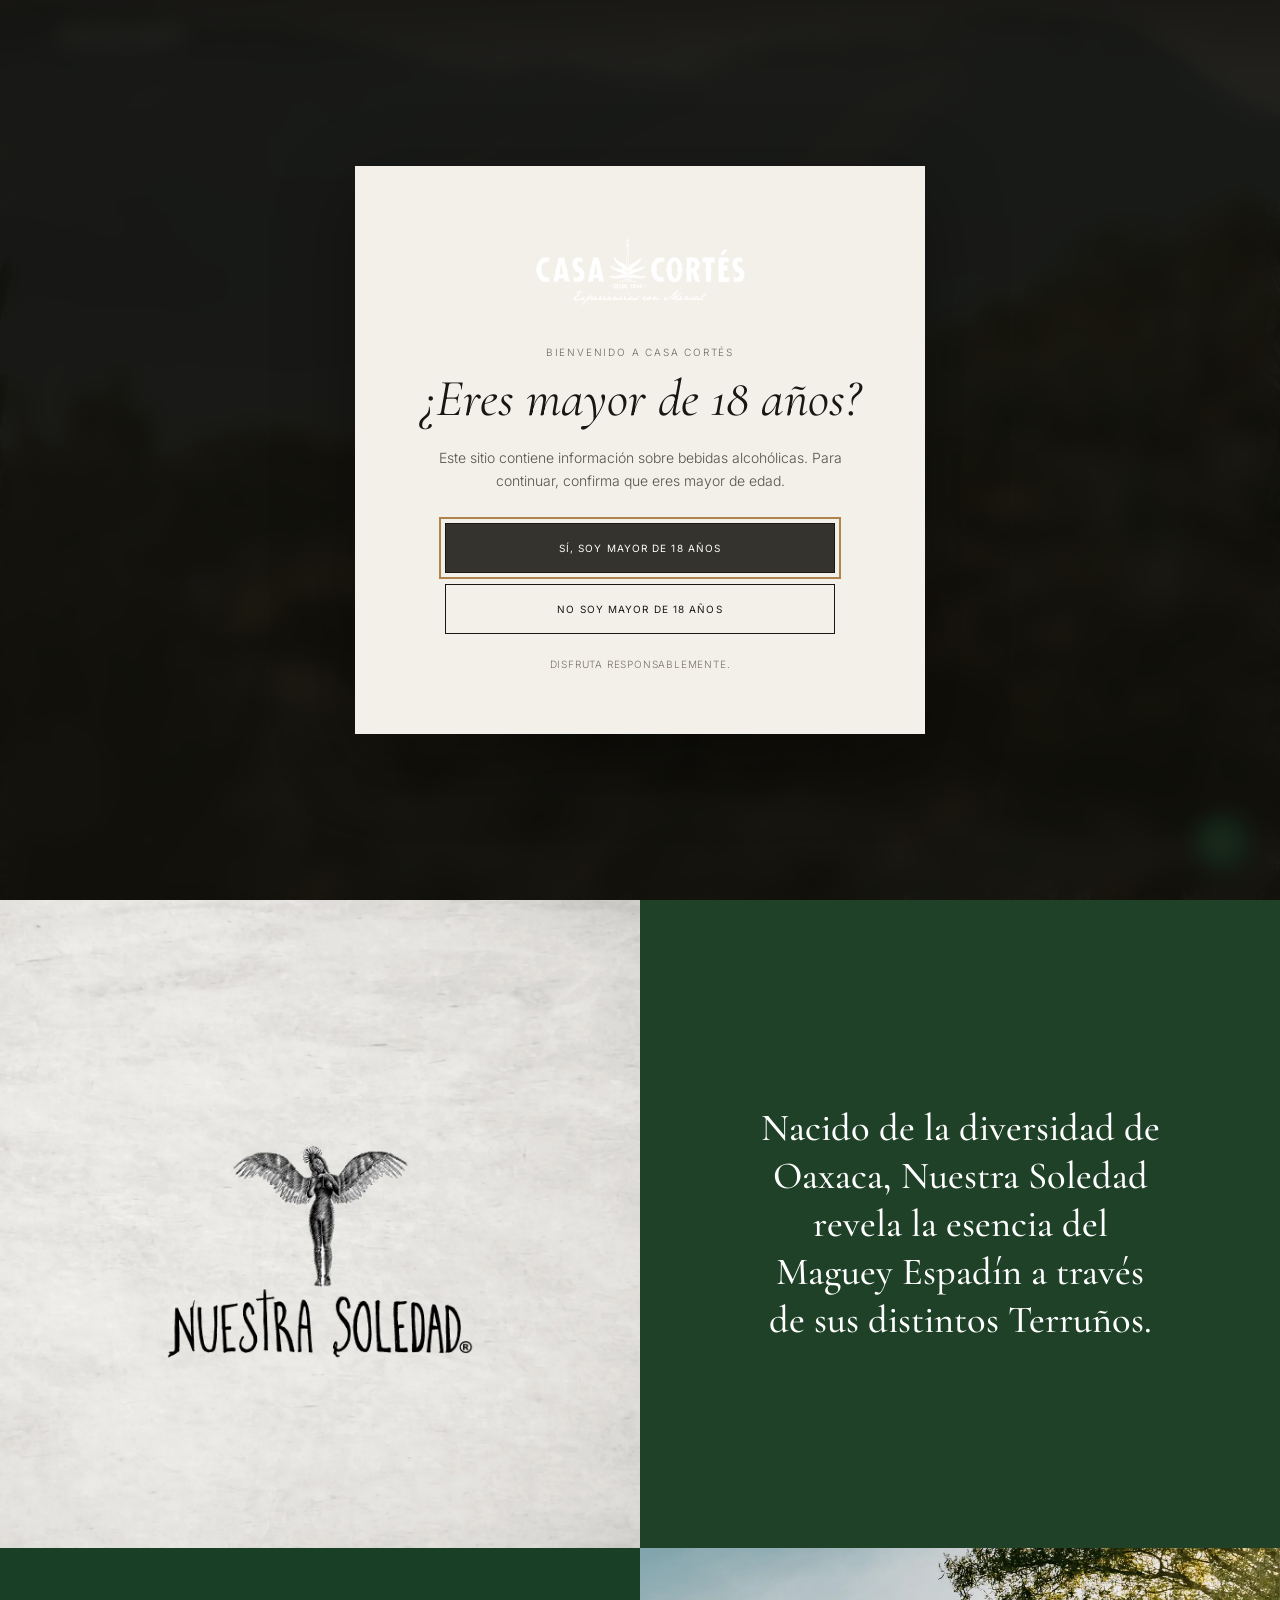
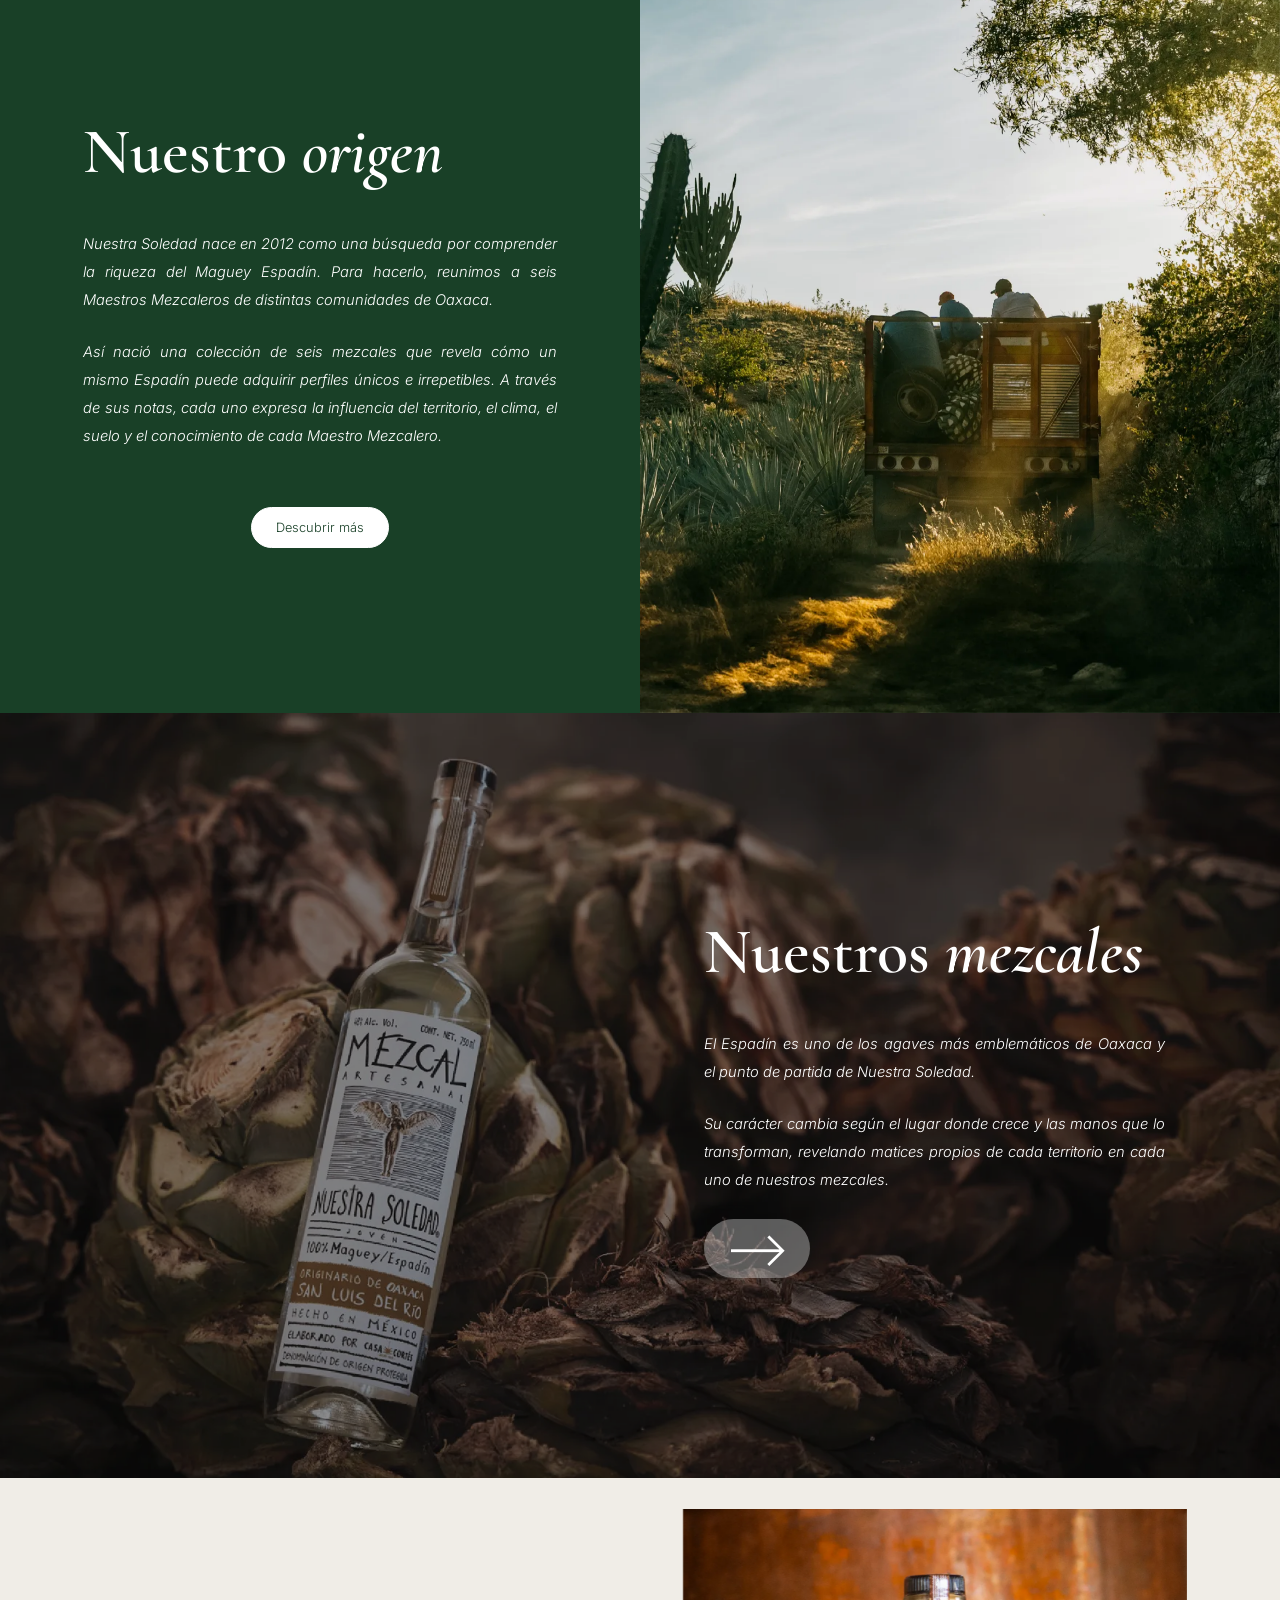
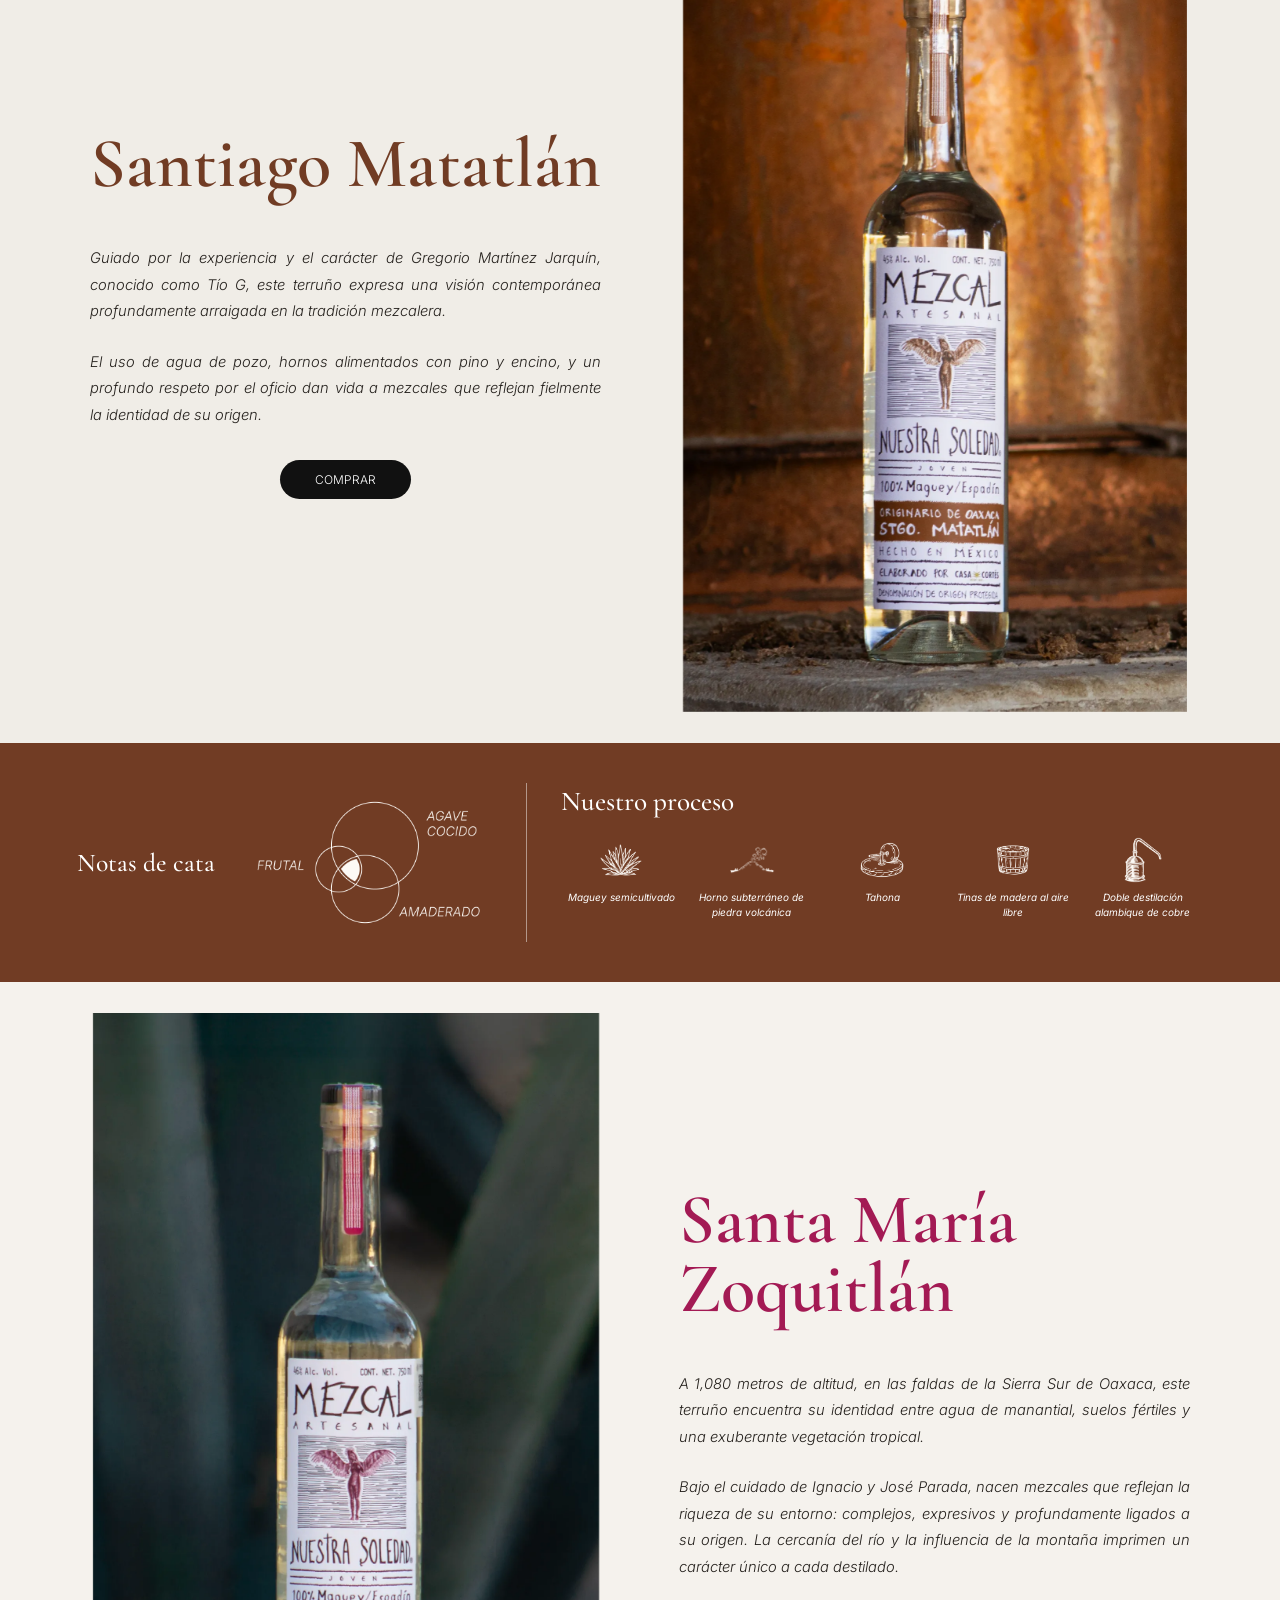
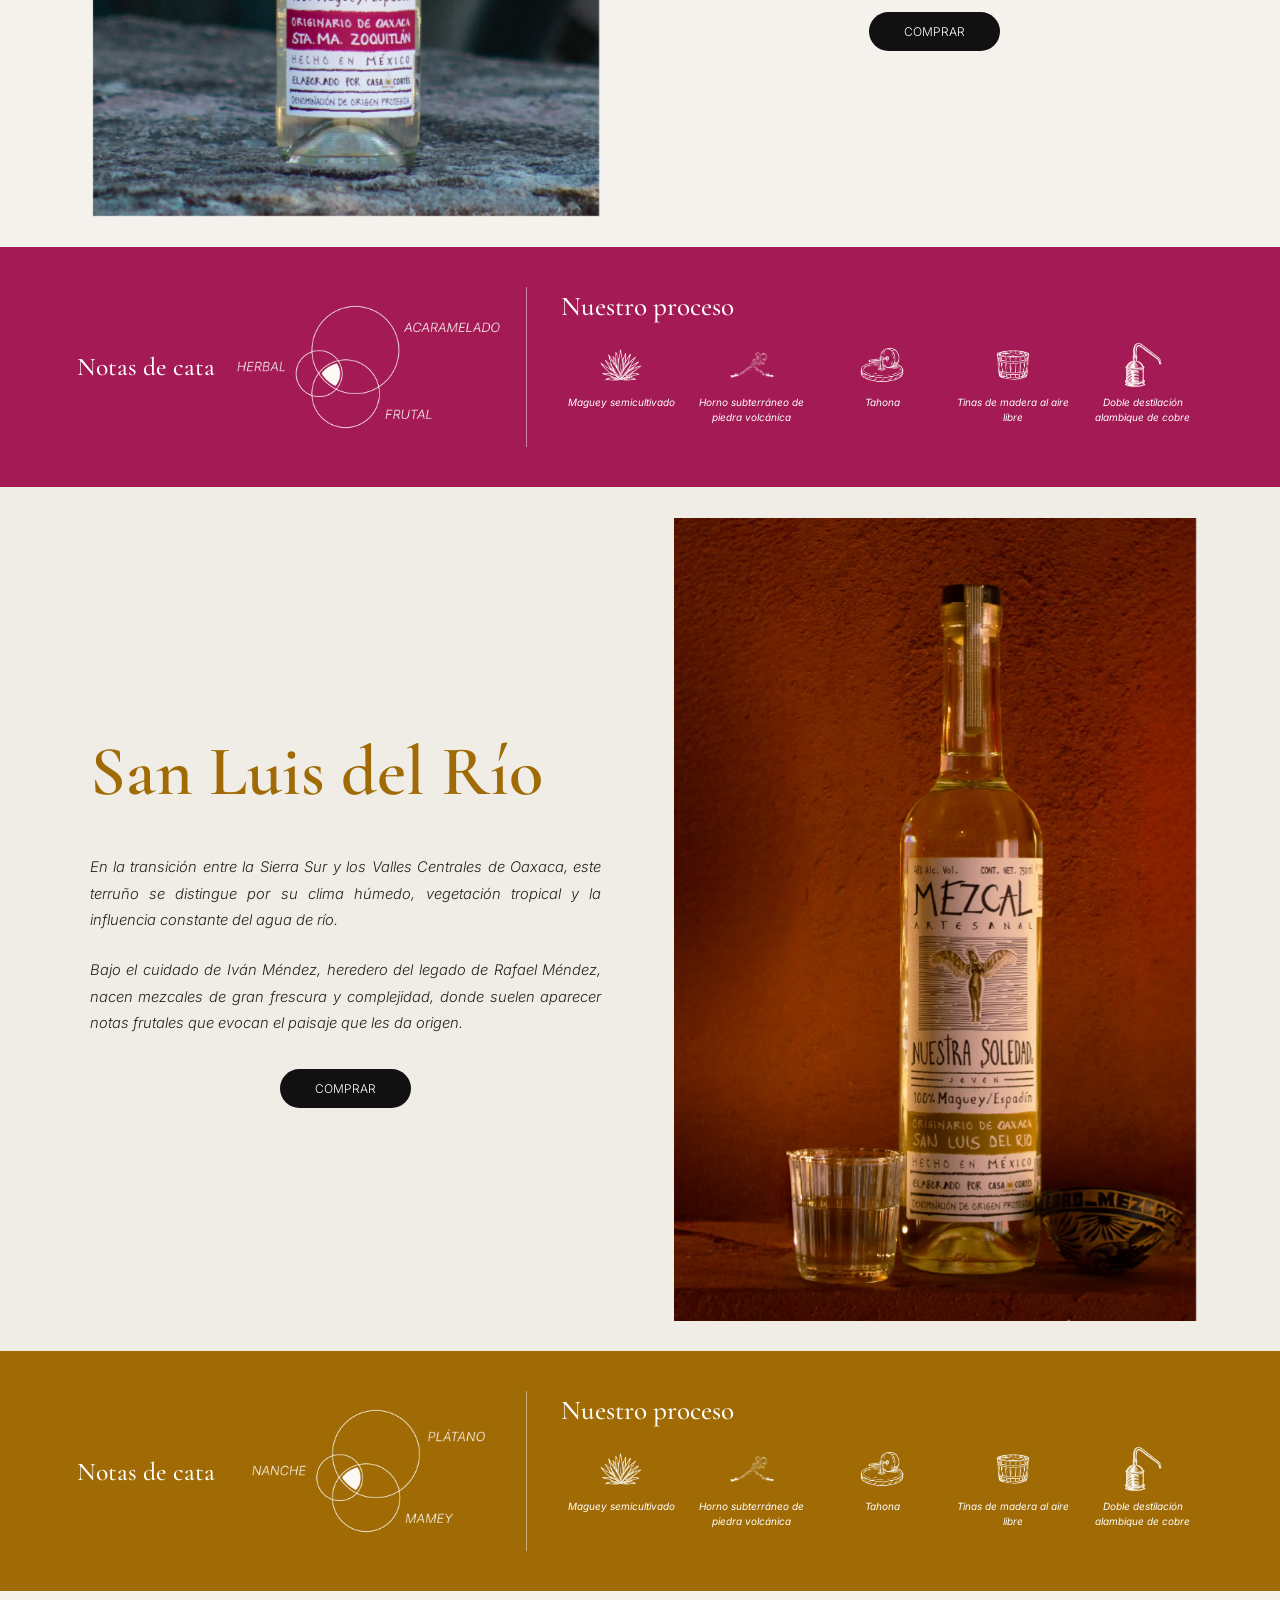
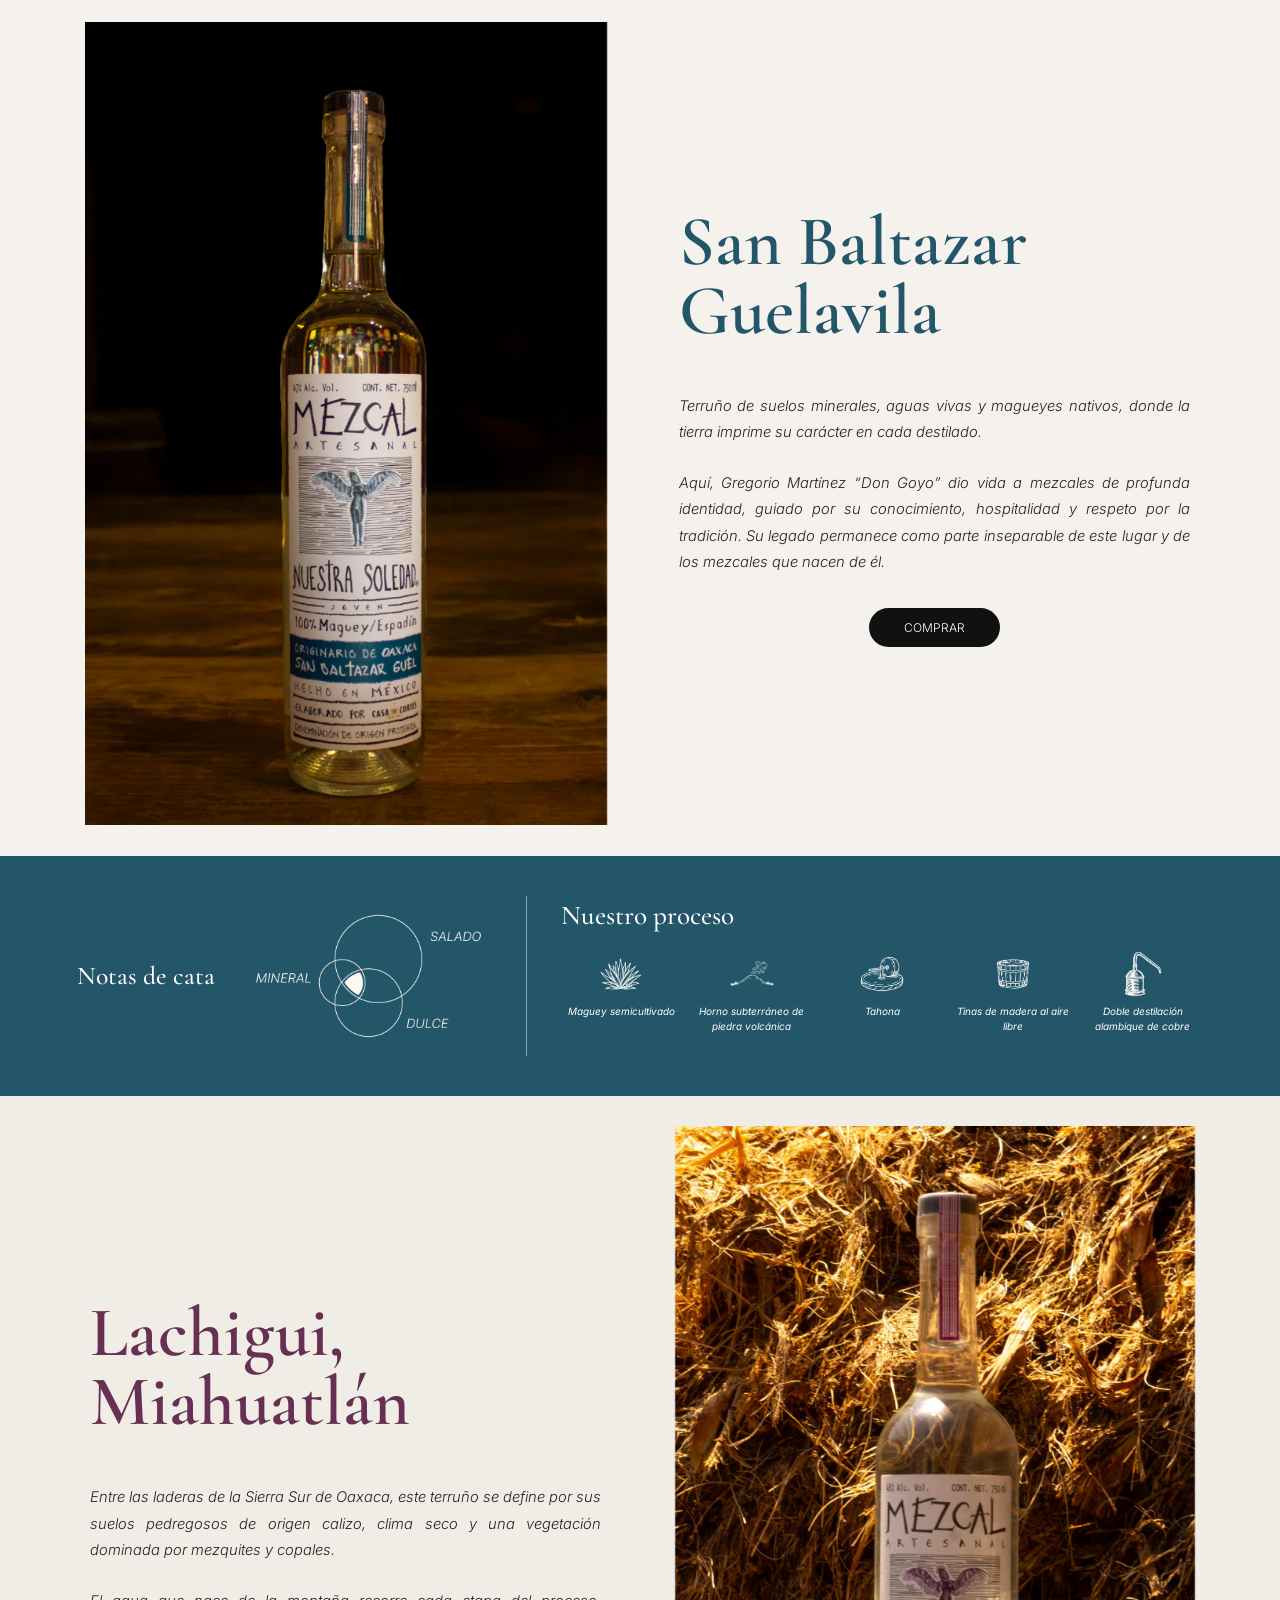
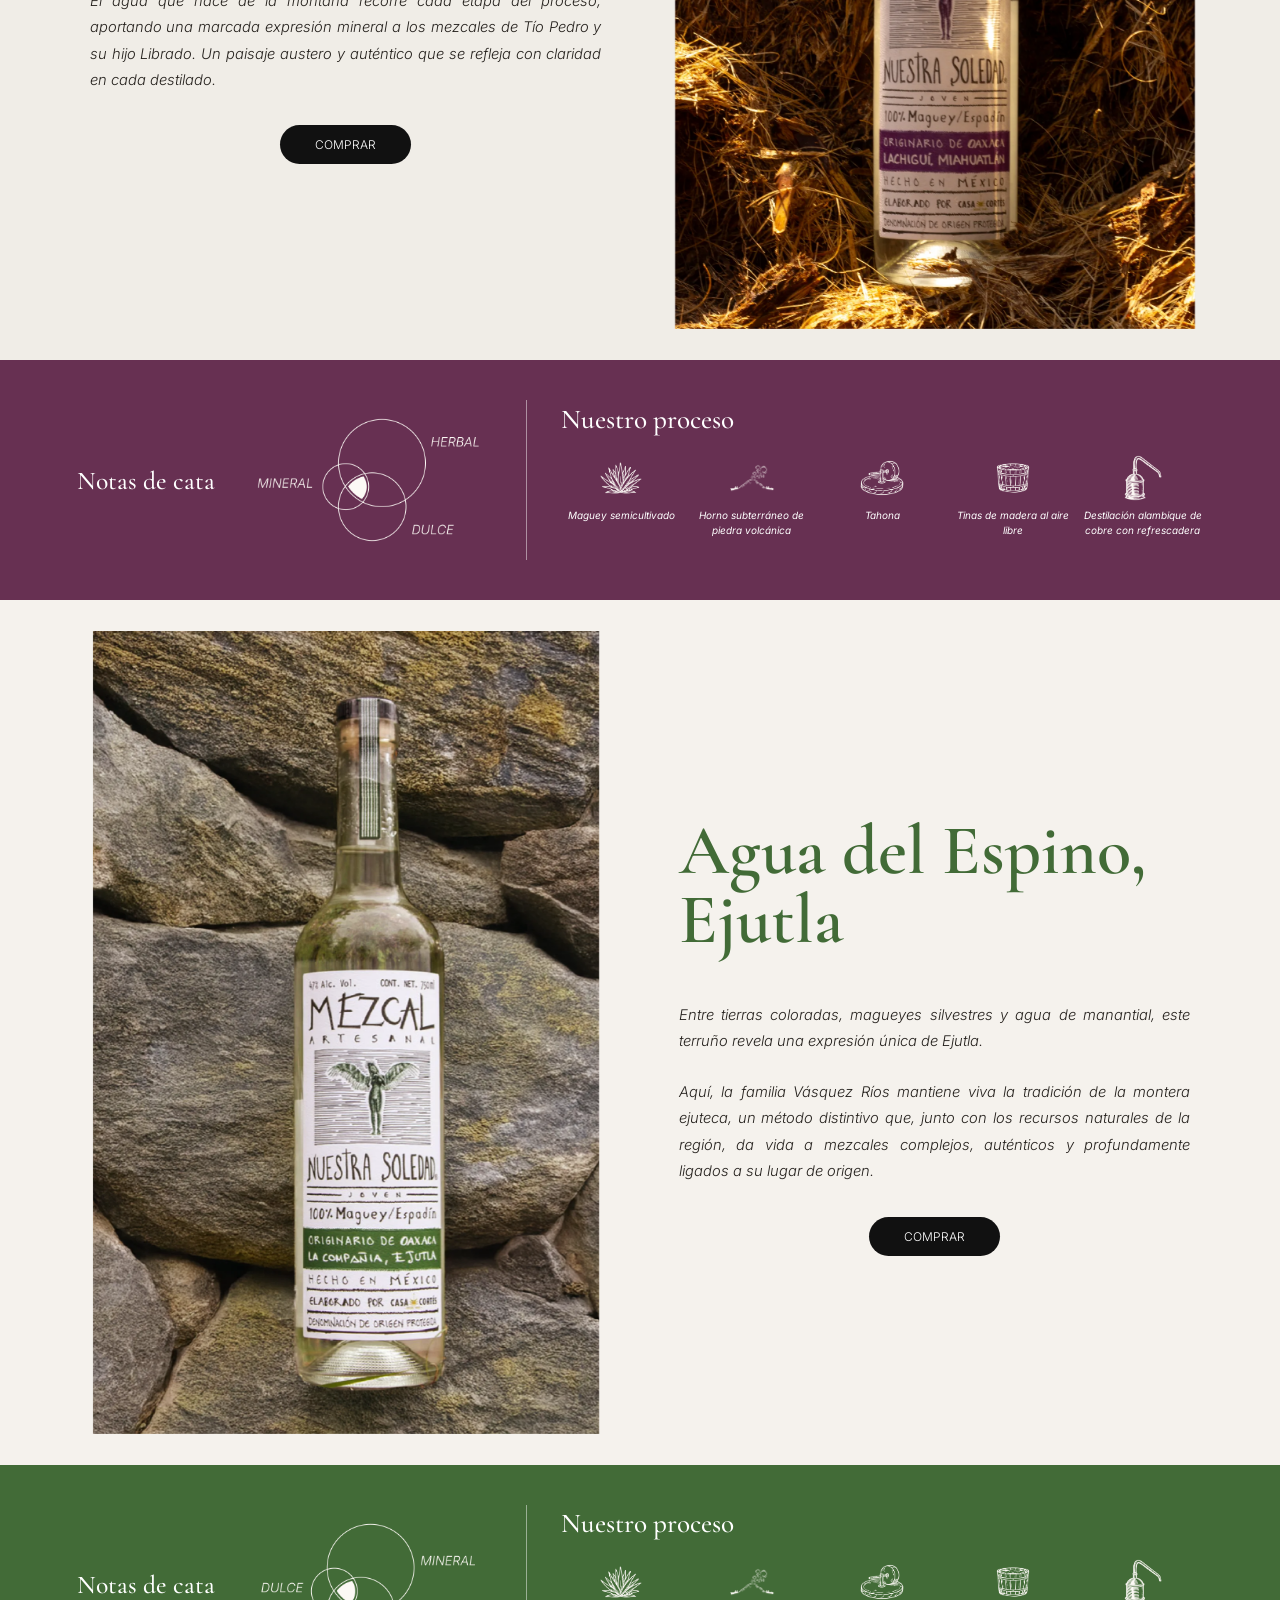
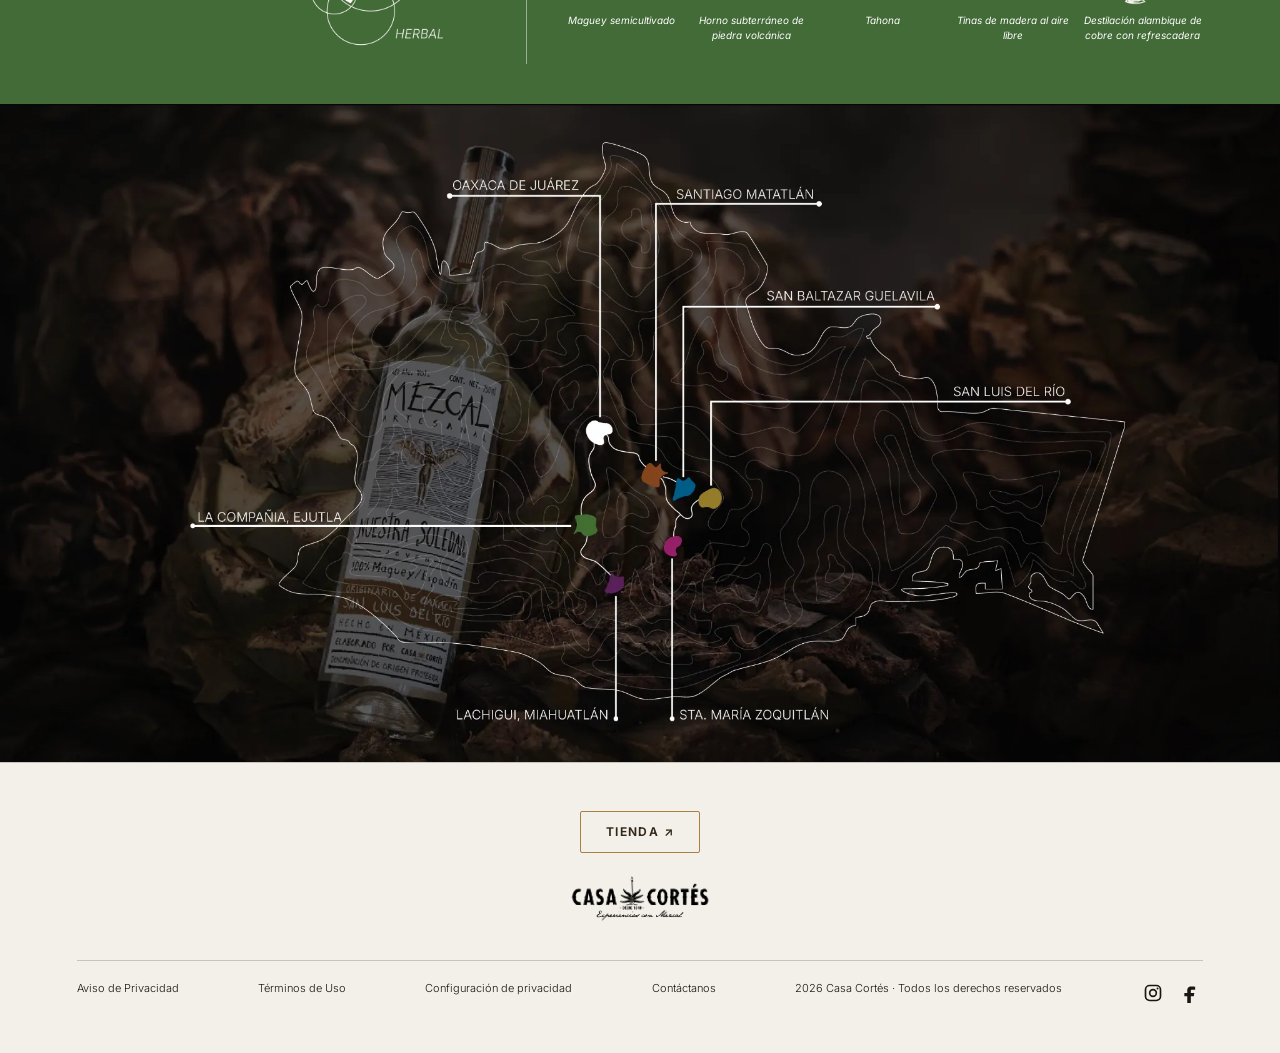
<file: nuestra-soledad.html>
<!DOCTYPE html>

<html lang="es"><head><script>/* Verificación temprana para evitar parpadeos entre páginas. */(function(){try{if(localStorage.getItem('casaCortesAgeVerified')==='yes'){document.documentElement.classList.add('age-verified');}}catch(e){}})();</script><style>html.age-verified #ageGate{display:none!important}html.age-verified body.age-locked{overflow:auto!important}</style><meta charset="utf-8"/><meta content="width=device-width, initial-scale=1" name="viewport"/><title>Nuestra Soledad — Casa Cortés</title><meta name="description" content="Descubre Nuestra Soledad, una colección de mezcales vinculada a distintas comunidades y tradiciones de Oaxaca."/><link rel="canonical" href="https://casacortes.mx/nuestra-soledad.html"/><meta property="og:type" content="website"/><meta property="og:locale" content="es_MX"/><meta property="og:site_name" content="Casa Cortés"/><meta property="og:title" content="Nuestra Soledad — Casa Cortés"/><meta property="og:description" content="Descubre Nuestra Soledad, una colección de mezcales vinculada a distintas comunidades y tradiciones de Oaxaca."/><meta property="og:url" content="https://casacortes.mx/nuestra-soledad.html"/><meta name="twitter:card" content="summary"/><link href="assets/favicon/favicon.ico" rel="icon" sizes="any"/><link href="assets/favicon/favicon-32x32.png" rel="icon" sizes="32x32" type="image/png"/><link href="assets/favicon/apple-touch-icon.png" rel="apple-touch-icon" sizes="180x180"/><link href="assets/favicon/android-chrome-192x192.png" rel="icon" sizes="192x192" type="image/png"/><link href="https://fonts.googleapis.com" rel="preconnect"/><link crossorigin="" href="https://fonts.gstatic.com" rel="preconnect"/><link href="https://fonts.googleapis.com/css2?family=Cormorant+Garamond:ital,wght@0,500;0,600;1,600&amp;family=Inter:ital,wght@1,300;1,400&amp;display=swap" rel="stylesheet"/><link href="css/styles.css" rel="stylesheet"/><link href="css/nuestra-soledad.css" rel="stylesheet"/><link href="css/motion.css" rel="stylesheet"/><script defer="" src="js/motion.js"></script><style>
:root{color-scheme:dark} .cc-consent{position:fixed;bottom:18px;left:18px;right:18px;z-index:9999;max-width:520px;background:#171a19f5;border:1px solid #b9a179;color:#f5f0e7;padding:15px 18px;box-shadow:0 10px 35px #0009;font-family:Inter,Arial,sans-serif;font-size:13px;line-height:1.6}.cc-consent[hidden]{display:none!important}.cc-consent h2{font-family:'Cormorant Garamond',Georgia,serif;font-size:22px;margin:0 0 5px;color:#f6f0e6}.cc-consent p{margin:0 0 8px}.cc-consent a{color:#e8c58a}.cc-consent-actions{display:flex;flex-wrap:wrap;gap:9px}.cc-consent button{cursor:pointer;padding:10px 14px;background:transparent;border:1px solid #b9a179;color:#fff;font:inherit}.cc-consent button.cc-primary{background:#c4a16d;color:#171a19}.cc-consent-options{display:grid;gap:9px;margin:10px 0 14px}.cc-consent label{display:flex;align-items:center;gap:10px}.cc-consent input{accent-color:#c4a16d}.cc-consent .cc-muted{color:#c9c5be;font-size:12px}.cc-consent:focus-within{outline:1px solid #c4a16d}
@media(max-width:600px){.cc-consent{left:10px;right:10px;bottom:10px;padding:12px 14px;max-height:45dvh;overflow-y:auto}.cc-consent h2{font-size:23px}}
</style><style>.cc-seo-visually-hidden{position:absolute!important;width:1px!important;height:1px!important;padding:0!important;margin:-1px!important;overflow:hidden!important;clip:rect(0,0,0,0)!important;white-space:nowrap!important;border:0!important}</style><style>
/* Aviso compacto de privacidad: no interfiere con la pantalla de mayoría de edad. */
body.age-locked #cc-privacy-panel{display:none!important}
.cc-consent{box-sizing:border-box;max-width:420px!important;bottom:22px!important;left:22px!important;right:auto!important;padding:19px 21px!important;background:#f5f1e9!important;color:#2c2923!important;border:1px solid #c8b69a!important;border-radius:3px!important;box-shadow:0 8px 28px rgba(0,0,0,.17)!important;font-size:12px!important;line-height:1.55!important;z-index:9998!important}
.cc-consent h2{color:#29251f!important;font-size:25px!important;line-height:1.1!important;margin:0 0 10px!important}
.cc-consent p{color:#514b43!important;margin:0 0 10px!important}
.cc-consent a{color:#745633!important;text-underline-offset:3px}
.cc-consent-actions{display:flex;gap:7px!important;flex-wrap:wrap}
.cc-consent button{border:1px solid #a88a61!important;color:#332a21!important;background:transparent!important;font-size:11px!important;line-height:1.2!important;padding:11px 12px!important;min-height:40px!important;letter-spacing:.01em!important}
.cc-consent button.cc-primary{background:#2b2924!important;color:#fff!important;border-color:#2b2924!important}
.cc-consent label{color:#38332d!important}
.cc-consent .cc-muted{color:#645e55!important}
.cc-consent:focus-within{outline:none!important}
.cc-consent :focus-visible{outline:2px solid #9b753d!important;outline-offset:2px}
@media(max-width:600px){.cc-consent{left:12px!important;right:12px!important;bottom:12px!important;max-width:none!important;padding:15px 16px!important;max-height:55dvh!important;overflow:auto!important}.cc-consent h2{font-size:23px!important}.cc-consent button{flex:1 1 auto}}
</style><style id="cc-privacy-minimal-2026">
/* Aviso discreto, inferior y sin bloquear la navegación. */
.cc-consent[hidden],.cc-consent-options[hidden],.cc-consent button[hidden]{display:none!important}
.cc-consent{position:fixed!important;left:20px!important;right:20px!important;bottom:18px!important;top:auto!important;max-width:840px!important;width:auto!important;margin:0 auto!important;box-sizing:border-box!important;padding:16px 20px!important;border:1px solid #d4c6b0!important;border-radius:3px!important;background:#f5f1e9!important;color:#302b24!important;box-shadow:0 8px 28px rgba(0,0,0,.15)!important;z-index:9999!important;font-size:13px!important;line-height:1.45!important;}
.cc-consent h2{font-size:23px!important;color:#302b24!important;margin:0 0 5px!important;font-weight:500!important}
.cc-consent p{font-size:12px!important;line-height:1.5!important;color:#595249!important;margin:0 0 9px!important}
.cc-consent a{color:#775936!important;text-decoration:underline!important}
.cc-consent-actions{display:flex!important;gap:9px!important;align-items:center!important;flex-wrap:wrap!important;margin-top:9px!important}
.cc-consent button{min-height:39px!important;flex:0 0 auto!important;padding:9px 17px!important;background:transparent!important;border:1px solid #a9977b!important;border-radius:1px!important;color:#302b24!important;font-size:12px!important;cursor:pointer!important}
.cc-consent button.cc-primary{background:#2b2924!important;border-color:#2b2924!important;color:#fff!important}
.cc-consent-options{display:grid;gap:10px;margin:12px 0!important;padding:12px 0;border-top:1px solid #d8ccbc;border-bottom:1px solid #d8ccbc}
.cc-consent-options label{color:#302b24!important;display:flex;gap:8px;align-items:center;font-size:12px}
.cc-consent-options .cc-muted{color:#72695e!important}
.cc-consent-options input{accent-color:#9d7848}
@media(min-width:700px){.cc-consent{display:grid!important;grid-template-columns:minmax(0,1fr) auto;column-gap:28px;align-items:center}.cc-consent[hidden]{display:none!important}.cc-consent h2,.cc-consent p,.cc-consent>p{grid-column:1}.cc-consent-actions{grid-column:2;grid-row:1 / span 3;justify-content:flex-end;margin-top:0!important}.cc-consent-options:not([hidden]){grid-column:1/-1}.cc-consent:has(.cc-consent-options:not([hidden])) .cc-consent-actions{grid-column:1/-1;grid-row:auto;justify-content:flex-start}}
@media(max-width:699px){.cc-consent{left:10px!important;right:10px!important;bottom:10px!important;max-height:48dvh!important;overflow-y:auto!important;padding:13px 15px!important}.cc-consent h2{font-size:21px!important}.cc-consent p{font-size:12px!important}.cc-consent-actions{gap:7px!important}.cc-consent button{padding:9px 12px!important;min-height:40px!important}}
</style></head><body class="age-locked"><h1 class="cc-seo-visually-hidden">Nuestra Soledad</h1><div aria-describedby="ageText" aria-labelledby="ageTitle" aria-modal="true" class="age-gate" id="ageGate" role="dialog">
<div class="age-gate__backdrop"></div>
<div class="age-gate__panel">
<img alt="Casa Cortés" class="age-gate__logo" src="assets/logos/casa-cortes.png"/>
<p class="age-gate__eyebrow">Bienvenido a Casa Cortés</p>
<h2 id="ageTitle">¿Eres mayor de 18 años?</h2>
<p id="ageText">Este sitio contiene información sobre bebidas alcohólicas. Para continuar, confirma que eres mayor de edad.</p>
<div class="age-gate__actions">
<button class="age-gate__yes" id="ageYes" type="button">Sí, soy mayor de 18 años</button>
<button class="age-gate__no" id="ageNo" type="button">No soy mayor de 18 años</button>
</div>
<p class="age-gate__responsible">Disfruta responsablemente.</p>
</div>
</div>
<header class="site-header" id="header"><a class="brand" href="index.html"><img alt="Casa Cortés" src="assets/logos/casa-cortes.png"/></a><button aria-controls="nav" aria-expanded="false" aria-label="Abrir menú" class="menu-toggle"><span></span><span></span><span></span></button><nav aria-label="Principal" id="nav"><a href="nosotros.html">Nosotros</a><a href="agave-de-cortes.html">Agave de Cortés</a><a href="el-jolgorio.html">El Jolgorio</a><a class="active" href="nuestra-soledad.html">Nuestra Soledad</a><a href="valles.html">Valles</a><a class="nav-shop-link" href="https://casacortes.mx/ecommerce/" target="_blank" rel="noopener noreferrer" aria-label="Visitar tienda Casa Cortés (abre en una nueva pestaña)">TIENDA <span aria-hidden="true">↗</span></a></nav></header><main><section class="ns-hero" id="inicio"><img alt="Paisaje de magueyes y trabajo en Oaxaca" fetchpriority="high" src="assets/images/NS-1.webp"/><div class="ns-hero-heading"><img alt="Nuestra Soledad" src="assets/logos/nuestra-soledad-blanco.png"/></div></section><section class="ns-intro"><img alt="Emblema de Nuestra Soledad" src="assets/images/NS-2.webp"/><div><p>Nacido de la diversidad de Oaxaca, Nuestra Soledad revela la esencia del Maguey Espadín a través de sus distintos Terruños.</p></div></section><div aria-hidden="true" class="ns-mobile-angel"><img alt="" loading="lazy" src="assets/images/ANGEL-SEPARADOR.png"/></div><section class="ns-origin"><div class="ns-origin-copy"><h2>Nuestro <em>origen</em></h2><p>Nuestra Soledad nace en 2012 como una búsqueda por comprender la riqueza del Maguey Espadín. Para hacerlo, reunimos a seis Maestros Mezcaleros de distintas comunidades de Oaxaca.</p><p>Así nació una colección de seis mezcales que revela cómo un mismo Espadín puede adquirir perfiles únicos e irrepetibles. A través de sus notas, cada uno expresa la influencia del territorio, el clima, el suelo y el conocimiento de cada Maestro Mezcalero.</p><a href="nosotros.html">Descubrir más</a></div><div class="ns-origin-photo"><img alt="Camino entre magueyes de Oaxaca" loading="lazy" src="assets/images/NS-3.webp"/></div></section><section class="ns-collection" id="nuestros-mezcales"><img alt="Botella Nuestra Soledad entre piñas de maguey" loading="lazy" src="assets/images/NS-4.webp"/><div><h2>Nuestros <em>mezcales</em></h2><p>El Espadín es uno de los agaves más emblemáticos de Oaxaca y el punto de partida de Nuestra Soledad.</p><p>Su carácter cambia según el lugar donde crece y las manos que lo transforman, revelando matices propios de cada territorio en cada uno de nuestros mezcales.</p><a aria-label="Descubrir Santiago Matatlán" href="#terruño-1">⟶</a></div></section><section class="ns-terroir" id="terruño-1" style="--territory:#713c24"><div class="ns-terroir-main"><div class="ns-terroir-copy"><h2>Santiago Matatlán</h2><p>Guiado por la experiencia y el carácter de Gregorio Martínez Jarquín, conocido como Tío G, este terruño expresa una visión contemporánea profundamente arraigada en la tradición mezcalera.</p><p>El uso de agua de pozo, hornos alimentados con pino y encino, y un profundo respeto por el oficio dan vida a mezcales que reflejan fielmente la identidad de su origen.</p><a class="ns-buy" href="https://casacortes.mx/ecommerce/producto/32" rel="noopener noreferrer" target="_blank">COMPRAR</a></div><img alt="Botella Nuestra Soledad de Santiago Matatlán" loading="lazy" src="assets/images/NS-5.webp"/></div><div class="ns-details"><div class="ns-tasting"><span>Notas de cata</span><div aria-label="Perfil de notas: agave cocido, especias y frutal" class="ns-venn ns-venn-official"><img alt="Diagrama oficial de notas de cata de esta presentación de Nuestra Soledad" loading="lazy" src="assets/images/notas-cata/ns-territorio-1.png"/></div></div><div class="ns-process"><h3>Nuestro proceso</h3><div class="ns-steps"><div><img alt="" class="ns-step-art" loading="lazy" src="assets/images/proceso-maguey.png"/><span>Maguey semicultivado</span></div><div><img alt="" class="ns-step-art" loading="lazy" src="assets/images/proceso-horno.png"/><span>Horno subterráneo de piedra volcánica</span></div><div><img alt="" class="ns-step-art" loading="lazy" src="assets/images/proceso-tahona.png"/><span>Tahona</span></div><div><img alt="" class="ns-step-art" loading="lazy" src="assets/images/proceso-tina.png"/><span>Tinas de madera al aire libre</span></div><div><img alt="" class="ns-step-art" loading="lazy" src="assets/images/proceso-alambique.png"/><span>Doble destilación alambique de cobre</span></div></div></div></div></section><section class="ns-terroir" id="terruño-2" style="--territory:#a31a54"><div class="ns-terroir-main"><div class="ns-terroir-copy"><h2>Santa María Zoquitlán</h2><p>A 1,080 metros de altitud, en las faldas de la Sierra Sur de Oaxaca, este terruño encuentra su identidad entre agua de manantial, suelos fértiles y una exuberante vegetación tropical.</p><p>Bajo el cuidado de Ignacio y José Parada, nacen mezcales que reflejan la riqueza de su entorno: complejos, expresivos y profundamente ligados a su origen. La cercanía del río y la influencia de la montaña imprimen un carácter único a cada destilado.</p><a class="ns-buy" href="https://casacortes.mx/ecommerce/producto/37" rel="noopener noreferrer" target="_blank">COMPRAR</a></div><img alt="Botella Nuestra Soledad de Santa María Zoquitlán" loading="lazy" src="assets/images/NS-6.webp"/></div><div class="ns-details"><div class="ns-tasting"><span>Notas de cata</span><div aria-label="Perfil de notas: agave cocido, especias y frutal" class="ns-venn ns-venn-official"><img alt="Diagrama oficial de notas de cata de esta presentación de Nuestra Soledad" loading="lazy" src="assets/images/notas-cata/ns-territorio-2.png"/></div></div><div class="ns-process"><h3>Nuestro proceso</h3><div class="ns-steps"><div><img alt="" class="ns-step-art" loading="lazy" src="assets/images/proceso-maguey.png"/><span>Maguey semicultivado</span></div><div><img alt="" class="ns-step-art" loading="lazy" src="assets/images/proceso-horno.png"/><span>Horno subterráneo de piedra volcánica</span></div><div><img alt="" class="ns-step-art" loading="lazy" src="assets/images/proceso-tahona.png"/><span>Tahona</span></div><div><img alt="" class="ns-step-art" loading="lazy" src="assets/images/proceso-tina.png"/><span>Tinas de madera al aire libre</span></div><div><img alt="" class="ns-step-art" loading="lazy" src="assets/images/proceso-alambique.png"/><span>Doble destilación alambique de cobre</span></div></div></div></div></section><section class="ns-terroir" id="terruño-3" style="--territory:#a06b04"><div class="ns-terroir-main"><div class="ns-terroir-copy"><h2>San Luis del Río</h2><p>En la transición entre la Sierra Sur y los Valles Centrales de Oaxaca, este terruño se distingue por su clima húmedo, vegetación tropical y la influencia constante del agua de río.</p><p>Bajo el cuidado de Iván Méndez, heredero del legado de Rafael Méndez, nacen mezcales de gran frescura y complejidad, donde suelen aparecer notas frutales que evocan el paisaje que les da origen.</p><a class="ns-buy" href="https://casacortes.mx/ecommerce/producto/35" rel="noopener noreferrer" target="_blank">COMPRAR</a></div><img alt="Botella Nuestra Soledad de San Luis del Río" loading="lazy" src="assets/images/NS-7.webp"/></div><div class="ns-details"><div class="ns-tasting"><span>Notas de cata</span><div aria-label="Perfil de notas: agave cocido, especias y frutal" class="ns-venn ns-venn-official"><img alt="Diagrama oficial de notas de cata de esta presentación de Nuestra Soledad" loading="lazy" src="assets/images/notas-cata/ns-territorio-3.png"/></div></div><div class="ns-process"><h3>Nuestro proceso</h3><div class="ns-steps"><div><img alt="" class="ns-step-art" loading="lazy" src="assets/images/proceso-maguey.png"/><span>Maguey semicultivado</span></div><div><img alt="" class="ns-step-art" loading="lazy" src="assets/images/proceso-horno.png"/><span>Horno subterráneo de piedra volcánica</span></div><div><img alt="" class="ns-step-art" loading="lazy" src="assets/images/proceso-tahona.png"/><span>Tahona</span></div><div><img alt="" class="ns-step-art" loading="lazy" src="assets/images/proceso-tina.png"/><span>Tinas de madera al aire libre</span></div><div><img alt="" class="ns-step-art" loading="lazy" src="assets/images/proceso-alambique.png"/><span>Doble destilación alambique de cobre</span></div></div></div></div></section><section class="ns-terroir" id="terruño-4" style="--territory:#24566a"><div class="ns-terroir-main"><div class="ns-terroir-copy"><h2>San Baltazar Guelavila</h2><p>Terruño de suelos minerales, aguas vivas y magueyes nativos, donde la tierra imprime su carácter en cada destilado.</p><p>Aquí, Gregorio Martínez “Don Goyo” dio vida a mezcales de profunda identidad, guiado por su conocimiento, hospitalidad y respeto por la tradición. Su legado permanece como parte inseparable de este lugar y de los mezcales que nacen de él.</p><a class="ns-buy" href="https://casacortes.mx/ecommerce/producto/34" rel="noopener noreferrer" target="_blank">COMPRAR</a></div><img alt="Botella Nuestra Soledad de San Baltazar Guelavila" loading="lazy" src="assets/images/NS-8.webp"/></div><div class="ns-details"><div class="ns-tasting"><span>Notas de cata</span><div aria-label="Perfil de notas: agave cocido, especias y frutal" class="ns-venn ns-venn-official"><img alt="Diagrama oficial de notas de cata de esta presentación de Nuestra Soledad" loading="lazy" src="assets/images/notas-cata/ns-territorio-4.png"/></div></div><div class="ns-process"><h3>Nuestro proceso</h3><div class="ns-steps"><div><img alt="" class="ns-step-art" loading="lazy" src="assets/images/proceso-maguey.png"/><span>Maguey semicultivado</span></div><div><img alt="" class="ns-step-art" loading="lazy" src="assets/images/proceso-horno.png"/><span>Horno subterráneo de piedra volcánica</span></div><div><img alt="" class="ns-step-art" loading="lazy" src="assets/images/proceso-tahona.png"/><span>Tahona</span></div><div><img alt="" class="ns-step-art" loading="lazy" src="assets/images/proceso-tina.png"/><span>Tinas de madera al aire libre</span></div><div><img alt="" class="ns-step-art" loading="lazy" src="assets/images/proceso-alambique.png"/><span>Doble destilación alambique de cobre</span></div></div></div></div></section><section class="ns-terroir" id="terruño-5" style="--territory:#673052"><div class="ns-terroir-main"><div class="ns-terroir-copy"><h2>Lachigui, Miahuatlán</h2><p>Entre las laderas de la Sierra Sur de Oaxaca, este terruño se define por sus suelos pedregosos de origen calizo, clima seco y una vegetación dominada por mezquites y copales.</p><p>El agua que nace de la montaña recorre cada etapa del proceso, aportando una marcada expresión mineral a los mezcales de Tío Pedro y su hijo Librado. Un paisaje austero y auténtico que se refleja con claridad en cada destilado.</p><a class="ns-buy" href="https://casacortes.mx/ecommerce/producto/33" rel="noopener noreferrer" target="_blank">COMPRAR</a></div><img alt="Botella Nuestra Soledad de Lachigui, Miahuatlán" loading="lazy" src="assets/images/NS-9.webp"/></div><div class="ns-details"><div class="ns-tasting"><span>Notas de cata</span><div aria-label="Perfil de notas: agave cocido, especias y frutal" class="ns-venn ns-venn-official"><img alt="Diagrama oficial de notas de cata de esta presentación de Nuestra Soledad" loading="lazy" src="assets/images/notas-cata/ns-territorio-5.png"/></div></div><div class="ns-process"><h3>Nuestro proceso</h3><div class="ns-steps"><div><img alt="" class="ns-step-art" loading="lazy" src="assets/images/proceso-maguey.png"/><span>Maguey semicultivado</span></div><div><img alt="" class="ns-step-art" loading="lazy" src="assets/images/proceso-horno.png"/><span>Horno subterráneo de piedra volcánica</span></div><div><img alt="" class="ns-step-art" loading="lazy" src="assets/images/proceso-tahona.png"/><span>Tahona</span></div><div><img alt="" class="ns-step-art" loading="lazy" src="assets/images/proceso-tina.png"/><span>Tinas de madera al aire libre</span></div><div><img alt="" class="ns-step-art" loading="lazy" src="assets/images/proceso-alambique.png"/><span>Destilación alambique de cobre con refrescadera</span></div></div></div></div></section><section class="ns-terroir" id="terruño-6" style="--territory:#426b37"><div class="ns-terroir-main"><div class="ns-terroir-copy"><h2>Agua del Espino, Ejutla</h2><p>Entre tierras coloradas, magueyes silvestres y agua de manantial, este terruño revela una expresión única de Ejutla.</p><p>Aquí, la familia Vásquez Ríos mantiene viva la tradición de la montera ejuteca, un método distintivo que, junto con los recursos naturales de la región, da vida a mezcales complejos, auténticos y profundamente ligados a su lugar de origen.</p><a class="ns-buy" href="https://casacortes.mx/ecommerce/producto/31" rel="noopener noreferrer" target="_blank">COMPRAR</a></div><img alt="Botella Nuestra Soledad de Agua del Espino, Ejutla" loading="lazy" src="assets/images/NS-10.webp"/></div><div class="ns-details"><div class="ns-tasting"><span>Notas de cata</span><div aria-label="Perfil de notas: agave cocido, especias y frutal" class="ns-venn ns-venn-official"><img alt="Diagrama oficial de notas de cata de esta presentación de Nuestra Soledad" loading="lazy" src="assets/images/notas-cata/ns-territorio-6.png"/></div></div><div class="ns-process"><h3>Nuestro proceso</h3><div class="ns-steps"><div><img alt="" class="ns-step-art" loading="lazy" src="assets/images/proceso-maguey.png"/><span>Maguey semicultivado</span></div><div><img alt="" class="ns-step-art" loading="lazy" src="assets/images/proceso-horno.png"/><span>Horno subterráneo de piedra volcánica</span></div><div><img alt="" class="ns-step-art" loading="lazy" src="assets/images/proceso-tahona.png"/><span>Tahona</span></div><div><img alt="" class="ns-step-art" loading="lazy" src="assets/images/proceso-tina.png"/><span>Tinas de madera al aire libre</span></div><div><img alt="" class="ns-step-art" loading="lazy" src="assets/images/proceso-alambique.png"/><span>Destilación alambique de cobre con refrescadera</span></div></div></div></div></section><section class="ns-map"><img alt="Mapa de Oaxaca con Santiago Matatlán, Santa María Zoquitlán, San Luis del Río, San Baltazar Guelavila, Lachigui y Ejutla" loading="lazy" src="assets/images/NS-11.webp"/></section></main><a aria-label="Atención a clientes por WhatsApp" class="whatsapp-float" href="https://wa.me/5219511170569" rel="noopener noreferrer" target="_blank"><svg aria-hidden="true" viewbox="0 0 24 24"><path d="M20.52 3.48A11.8 11.8 0 0 0 12.08 0C5.5 0 .15 5.35.15 11.93c0 2.1.55 4.16 1.6 5.97L.05 24l6.25-1.64a11.9 11.9 0 0 0 5.77 1.47h.01c6.58 0 11.93-5.35 11.93-11.93 0-3.19-1.24-6.18-3.49-8.42ZM12.08 21.8h-.01a9.88 9.88 0 0 1-5.04-1.38l-.36-.21-3.71.97.99-3.62-.23-.37a9.86 9.86 0 0 1-1.52-5.26c0-5.45 4.44-9.89 9.9-9.89a9.82 9.82 0 0 1 7 2.9 9.82 9.82 0 0 1 2.9 7c-.01 5.44-4.45 9.86-9.92 9.86Zm5.42-7.4c-.3-.15-1.76-.87-2.03-.97-.27-.1-.47-.15-.67.15-.2.3-.77.97-.94 1.17-.17.2-.35.22-.65.07-.3-.15-1.25-.46-2.38-1.47a8.9 8.9 0 0 1-1.65-2.05c-.17-.3-.02-.46.13-.6.13-.13.3-.35.45-.52.15-.17.2-.3.3-.5.1-.2.05-.37-.02-.52-.08-.15-.67-1.61-.92-2.21-.24-.58-.49-.5-.67-.51h-.57c-.2 0-.52.07-.79.37-.27.3-1.04 1.02-1.04 2.48s1.07 2.88 1.22 3.08c.15.2 2.1 3.2 5.08 4.49.71.31 1.26.49 1.7.63.71.23 1.36.19 1.87.12.57-.08 1.76-.72 2.01-1.41.25-.7.25-1.29.17-1.41-.07-.13-.27-.2-.57-.35Z" fill="currentColor"></path></svg></a><footer><a class="footer-shop-link" href="https://casacortes.mx/ecommerce/" target="_blank" rel="noopener noreferrer">TIENDA ↗</a><img alt="Casa Cortés" src="assets/logos/casa-cortes.png"/><div><a href="aviso-de-privacidad.html">Aviso de Privacidad</a><a href="terminos-de-uso.html">Términos de Uso</a><a href="#" data-cc-privacy-open>Configuración de privacidad</a><a href="contacto.html">Contáctanos</a><span>2026 Casa Cortés · Todos los derechos reservados</span><span aria-label="Redes sociales de Nuestra Soledad" class="social-links"><a aria-label="Instagram de Nuestra Soledad" href="https://www.instagram.com/nuestrasoledad.oax" rel="noopener noreferrer" target="_blank"><svg aria-hidden="true" viewbox="0 0 24 24"><rect fill="none" height="18" rx="5" stroke="currentColor" stroke-width="2" width="18" x="3" y="3"></rect><circle cx="12" cy="12" fill="none" r="4" stroke="currentColor" stroke-width="2"></circle><circle cx="17.5" cy="6.5" fill="currentColor" r="1.2"></circle></svg></a><a aria-label="Facebook de Nuestra Soledad" href="https://www.facebook.com/nuestrasoledad.oax" rel="noopener noreferrer" target="_blank"><svg aria-hidden="true" viewbox="0 0 24 24"><path d="M14 8h3V4.5c-.52-.07-2.3-.22-4.42-.22C8.4 4.28 7.5 6.8 7.5 9.05V12H4v4h3.5v8h4.3v-8h3.58l.57-4H11.8V9.45C11.8 8.3 12.12 8 14 8Z" fill="currentColor"></path></svg></a></span></div></footer><script defer="" src="js/main.js"></script><aside id="cc-privacy-panel" class="cc-consent" role="dialog" aria-label="Preferencias de privacidad" aria-modal="false" hidden><h2>Tu privacidad es importante</h2><p>Utilizamos herramientas de análisis para mejorar nuestro sitio. Tú decides si deseas permitirlas.</p><p><a href="aviso-de-privacidad.html">Aviso de Privacidad</a></p><div class="cc-consent-options" id="cc-privacy-options" hidden><label><input type="checkbox" checked disabled> Necesarias <span class="cc-muted">(siempre activas)</span></label><label><input id="cc-analytics" type="checkbox"> Analítica (Google Analytics y Microsoft Clarity)</label><label><input id="cc-marketing" type="checkbox"> Publicidad (Meta Pixel, cuando se configure)</label></div><div class="cc-consent-actions"><button type="button" id="cc-reject">Rechazar</button><button type="button" id="cc-configure">Personalizar</button><button type="button" id="cc-accept" class="cc-primary">Aceptar todas</button><button type="button" id="cc-save" class="cc-primary" hidden>Guardar preferencias</button></div></aside><script defer src="js/privacy-consent.js"></script><script defer src="js/analytics-consent.js"></script><script defer src="js/proteccion-visual.js"></script>
</body></html>
</file>
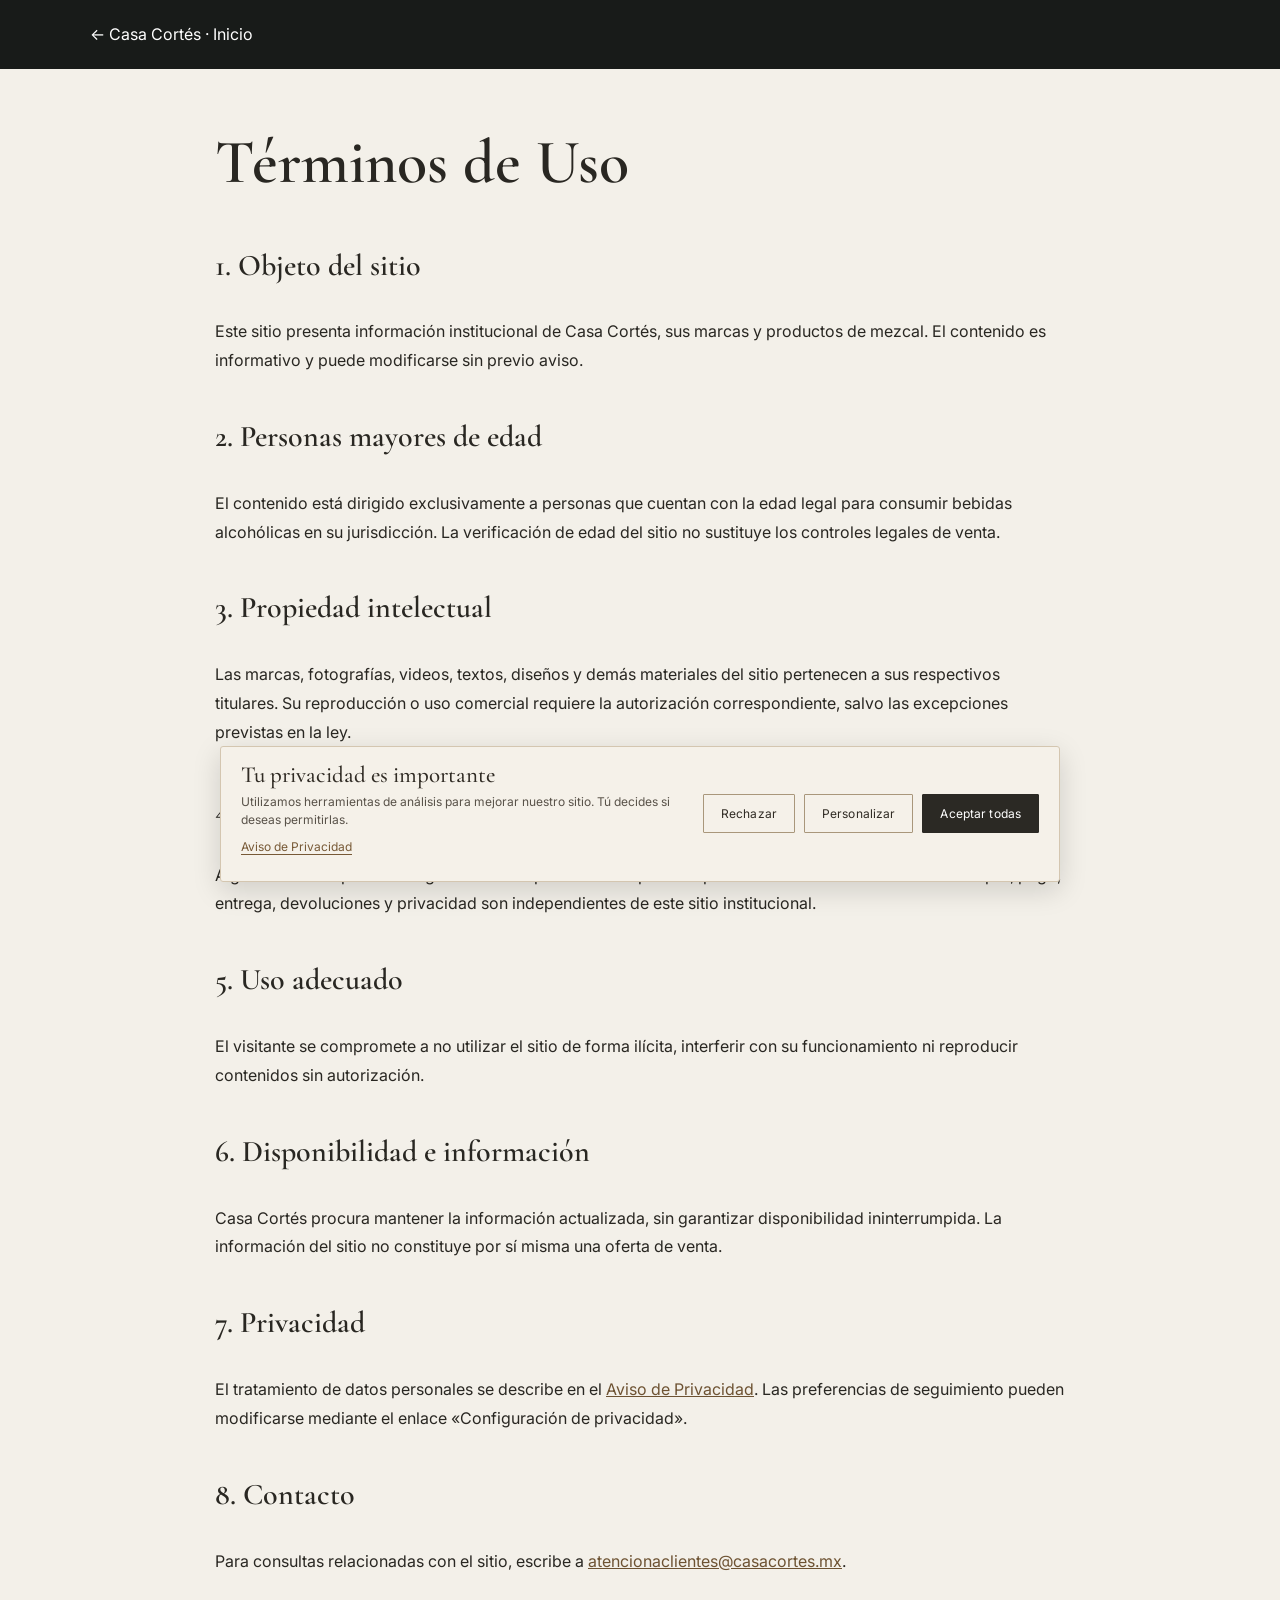
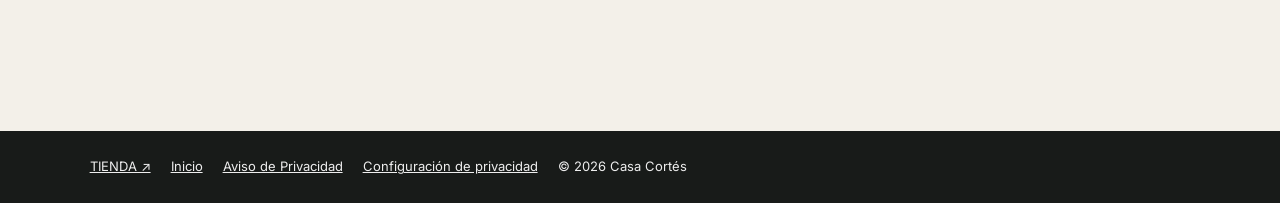
<file: terminos-de-uso.html>
<!doctype html><html lang="es"><head><meta charset="utf-8"><meta name="viewport" content="width=device-width,initial-scale=1"><title>Términos de Uso | Casa Cortés</title><meta name="description" content="Consulta los términos de uso del sitio institucional de Casa Cortés, sus contenidos, enlaces y condiciones de navegación."/><link rel="canonical" href="https://casacortes.mx/terminos-de-uso.html"/><meta property="og:type" content="website"/><meta property="og:locale" content="es_MX"/><meta property="og:site_name" content="Casa Cortés"/><meta property="og:title" content="Términos de Uso — Casa Cortés"/><meta property="og:description" content="Consulta los términos de uso del sitio institucional de Casa Cortés, sus contenidos, enlaces y condiciones de navegación."/><meta property="og:url" content="https://casacortes.mx/terminos-de-uso.html"/><meta name="twitter:card" content="summary"/><link rel="icon" href="assets/favicon/favicon.ico"><link rel="preconnect" href="https://fonts.googleapis.com"><link rel="preconnect" href="https://fonts.gstatic.com" crossorigin><link href="https://fonts.googleapis.com/css2?family=Cormorant+Garamond:wght@500;600;700&family=Inter:wght@300;400;500&display=swap" rel="stylesheet"><style>body{margin:0;background:#f3f0e9;color:#292722;font:16px/1.8 Inter,Arial,sans-serif}header{background:#181b19;padding:20px 7%;color:#fff}header a{color:#fff;text-decoration:none}main{max-width:850px;margin:60px auto;padding:0 25px 80px}h1,h2{font-family:'Cormorant Garamond',Georgia,serif;font-weight:600}h1{font-size:clamp(38px,6vw,62px);line-height:1.1}h2{font-size:30px;margin-top:35px}a{color:#6d5232}footer{background:#181b19;color:#eee;padding:24px 7%;font-size:13px}footer a{color:#eee;margin-right:20px}.note{background:#e9e1d4;padding:16px;border-left:3px solid #aa8658}</style><style>
:root{color-scheme:dark} .cc-consent{position:fixed;bottom:18px;left:18px;right:18px;z-index:9999;max-width:520px;background:#171a19f5;border:1px solid #b9a179;color:#f5f0e7;padding:15px 18px;box-shadow:0 10px 35px #0009;font-family:Inter,Arial,sans-serif;font-size:13px;line-height:1.6}.cc-consent[hidden]{display:none!important}.cc-consent h2{font-family:'Cormorant Garamond',Georgia,serif;font-size:22px;margin:0 0 5px;color:#f6f0e6}.cc-consent p{margin:0 0 8px}.cc-consent a{color:#e8c58a}.cc-consent-actions{display:flex;flex-wrap:wrap;gap:9px}.cc-consent button{cursor:pointer;padding:10px 14px;background:transparent;border:1px solid #b9a179;color:#fff;font:inherit}.cc-consent button.cc-primary{background:#c4a16d;color:#171a19}.cc-consent-options{display:grid;gap:9px;margin:10px 0 14px}.cc-consent label{display:flex;align-items:center;gap:10px}.cc-consent input{accent-color:#c4a16d}.cc-consent .cc-muted{color:#c9c5be;font-size:12px}.cc-consent:focus-within{outline:1px solid #c4a16d}
@media(max-width:600px){.cc-consent{left:10px;right:10px;bottom:10px;padding:12px 14px;max-height:45dvh;overflow-y:auto}.cc-consent h2{font-size:23px}}
</style><style>
/* Aviso compacto de privacidad: no interfiere con la pantalla de mayoría de edad. */
body.age-locked #cc-privacy-panel{display:none!important}
.cc-consent{box-sizing:border-box;max-width:420px!important;bottom:22px!important;left:22px!important;right:auto!important;padding:19px 21px!important;background:#f5f1e9!important;color:#2c2923!important;border:1px solid #c8b69a!important;border-radius:3px!important;box-shadow:0 8px 28px rgba(0,0,0,.17)!important;font-size:12px!important;line-height:1.55!important;z-index:9998!important}
.cc-consent h2{color:#29251f!important;font-size:25px!important;line-height:1.1!important;margin:0 0 10px!important}
.cc-consent p{color:#514b43!important;margin:0 0 10px!important}
.cc-consent a{color:#745633!important;text-underline-offset:3px}
.cc-consent-actions{display:flex;gap:7px!important;flex-wrap:wrap}
.cc-consent button{border:1px solid #a88a61!important;color:#332a21!important;background:transparent!important;font-size:11px!important;line-height:1.2!important;padding:11px 12px!important;min-height:40px!important;letter-spacing:.01em!important}
.cc-consent button.cc-primary{background:#2b2924!important;color:#fff!important;border-color:#2b2924!important}
.cc-consent label{color:#38332d!important}
.cc-consent .cc-muted{color:#645e55!important}
.cc-consent:focus-within{outline:none!important}
.cc-consent :focus-visible{outline:2px solid #9b753d!important;outline-offset:2px}
@media(max-width:600px){.cc-consent{left:12px!important;right:12px!important;bottom:12px!important;max-width:none!important;padding:15px 16px!important;max-height:55dvh!important;overflow:auto!important}.cc-consent h2{font-size:23px!important}.cc-consent button{flex:1 1 auto}}
</style><style id="cc-privacy-minimal-2026">
/* Aviso discreto, inferior y sin bloquear la navegación. */
.cc-consent[hidden],.cc-consent-options[hidden],.cc-consent button[hidden]{display:none!important}
.cc-consent{position:fixed!important;left:20px!important;right:20px!important;bottom:18px!important;top:auto!important;max-width:840px!important;width:auto!important;margin:0 auto!important;box-sizing:border-box!important;padding:16px 20px!important;border:1px solid #d4c6b0!important;border-radius:3px!important;background:#f5f1e9!important;color:#302b24!important;box-shadow:0 8px 28px rgba(0,0,0,.15)!important;z-index:9999!important;font-size:13px!important;line-height:1.45!important;}
.cc-consent h2{font-size:23px!important;color:#302b24!important;margin:0 0 5px!important;font-weight:500!important}
.cc-consent p{font-size:12px!important;line-height:1.5!important;color:#595249!important;margin:0 0 9px!important}
.cc-consent a{color:#775936!important;text-decoration:underline!important}
.cc-consent-actions{display:flex!important;gap:9px!important;align-items:center!important;flex-wrap:wrap!important;margin-top:9px!important}
.cc-consent button{min-height:39px!important;flex:0 0 auto!important;padding:9px 17px!important;background:transparent!important;border:1px solid #a9977b!important;border-radius:1px!important;color:#302b24!important;font-size:12px!important;cursor:pointer!important}
.cc-consent button.cc-primary{background:#2b2924!important;border-color:#2b2924!important;color:#fff!important}
.cc-consent-options{display:grid;gap:10px;margin:12px 0!important;padding:12px 0;border-top:1px solid #d8ccbc;border-bottom:1px solid #d8ccbc}
.cc-consent-options label{color:#302b24!important;display:flex;gap:8px;align-items:center;font-size:12px}
.cc-consent-options .cc-muted{color:#72695e!important}
.cc-consent-options input{accent-color:#9d7848}
@media(min-width:700px){.cc-consent{display:grid!important;grid-template-columns:minmax(0,1fr) auto;column-gap:28px;align-items:center}.cc-consent[hidden]{display:none!important}.cc-consent h2,.cc-consent p,.cc-consent>p{grid-column:1}.cc-consent-actions{grid-column:2;grid-row:1 / span 3;justify-content:flex-end;margin-top:0!important}.cc-consent-options:not([hidden]){grid-column:1/-1}.cc-consent:has(.cc-consent-options:not([hidden])) .cc-consent-actions{grid-column:1/-1;grid-row:auto;justify-content:flex-start}}
@media(max-width:699px){.cc-consent{left:10px!important;right:10px!important;bottom:10px!important;max-height:48dvh!important;overflow-y:auto!important;padding:13px 15px!important}.cc-consent h2{font-size:21px!important}.cc-consent p{font-size:12px!important}.cc-consent-actions{gap:7px!important}.cc-consent button{padding:9px 12px!important;min-height:40px!important}}
</style></head><body><header><a href="index.html">← Casa Cortés · Inicio</a></header><main><h1>Términos de Uso</h1><h2>1. Objeto del sitio</h2><p>Este sitio presenta información institucional de Casa Cortés, sus marcas y productos de mezcal. El contenido es informativo y puede modificarse sin previo aviso.</p><h2>2. Personas mayores de edad</h2><p>El contenido está dirigido exclusivamente a personas que cuentan con la edad legal para consumir bebidas alcohólicas en su jurisdicción. La verificación de edad del sitio no sustituye los controles legales de venta.</p><h2>3. Propiedad intelectual</h2><p>Las marcas, fotografías, videos, textos, diseños y demás materiales del sitio pertenecen a sus respectivos titulares. Su reproducción o uso comercial requiere la autorización correspondiente, salvo las excepciones previstas en la ley.</p><h2>4. Enlaces externos</h2><p>Algunos enlaces pueden dirigir a tiendas o plataformas operadas por terceros. Sus condiciones de compra, pago, entrega, devoluciones y privacidad son independientes de este sitio institucional.</p><h2>5. Uso adecuado</h2><p>El visitante se compromete a no utilizar el sitio de forma ilícita, interferir con su funcionamiento ni reproducir contenidos sin autorización.</p><h2>6. Disponibilidad e información</h2><p>Casa Cortés procura mantener la información actualizada, sin garantizar disponibilidad ininterrumpida. La información del sitio no constituye por sí misma una oferta de venta.</p><h2>7. Privacidad</h2><p>El tratamiento de datos personales se describe en el <a href="aviso-de-privacidad.html">Aviso de Privacidad</a>. Las preferencias de seguimiento pueden modificarse mediante el enlace «Configuración de privacidad».</p><h2>8. Contacto</h2><p>Para consultas relacionadas con el sitio, escribe a <a href="mailto:atencionaclientes@casacortes.mx">atencionaclientes@casacortes.mx</a>.</p></main><footer><a class="footer-shop-link" href="https://casacortes.mx/ecommerce/" target="_blank" rel="noopener noreferrer">TIENDA ↗</a><a href="index.html">Inicio</a><a href="aviso-de-privacidad.html">Aviso de Privacidad</a><a href="#" data-cc-privacy-open>Configuración de privacidad</a><span>© 2026 Casa Cortés</span></footer><aside id="cc-privacy-panel" class="cc-consent" role="dialog" aria-label="Preferencias de privacidad" aria-modal="false" hidden><h2>Tu privacidad es importante</h2><p>Utilizamos herramientas de análisis para mejorar nuestro sitio. Tú decides si deseas permitirlas.</p><p><a href="aviso-de-privacidad.html">Aviso de Privacidad</a></p><div class="cc-consent-options" id="cc-privacy-options" hidden><label><input type="checkbox" checked disabled> Necesarias <span class="cc-muted">(siempre activas)</span></label><label><input id="cc-analytics" type="checkbox"> Analítica (Google Analytics y Microsoft Clarity)</label><label><input id="cc-marketing" type="checkbox"> Publicidad (Meta Pixel, cuando se configure)</label></div><div class="cc-consent-actions"><button type="button" id="cc-reject">Rechazar</button><button type="button" id="cc-configure">Personalizar</button><button type="button" id="cc-accept" class="cc-primary">Aceptar todas</button><button type="button" id="cc-save" class="cc-primary" hidden>Guardar preferencias</button></div></aside><script defer src="js/privacy-consent.js"></script><script defer src="js/analytics-consent.js"></script><script defer src="js/proteccion-visual.js"></script>
</body></html>
</file>
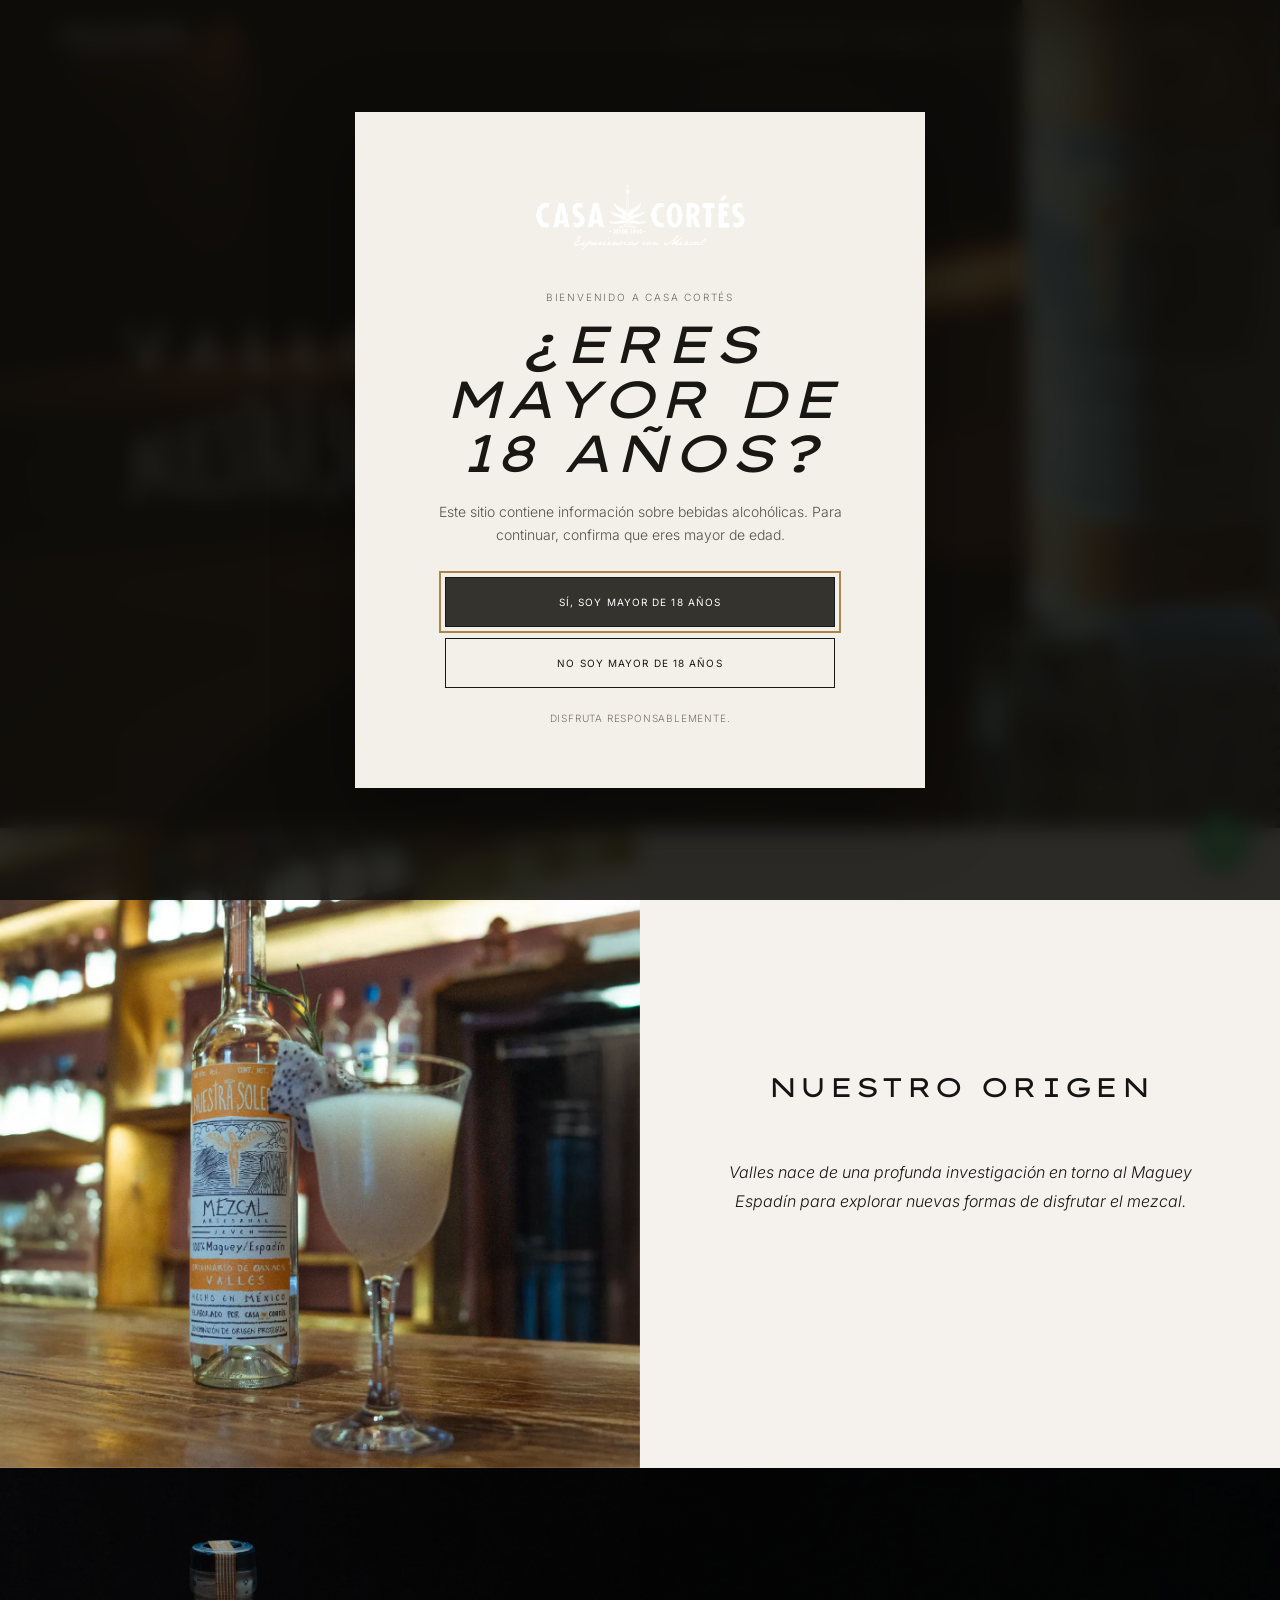
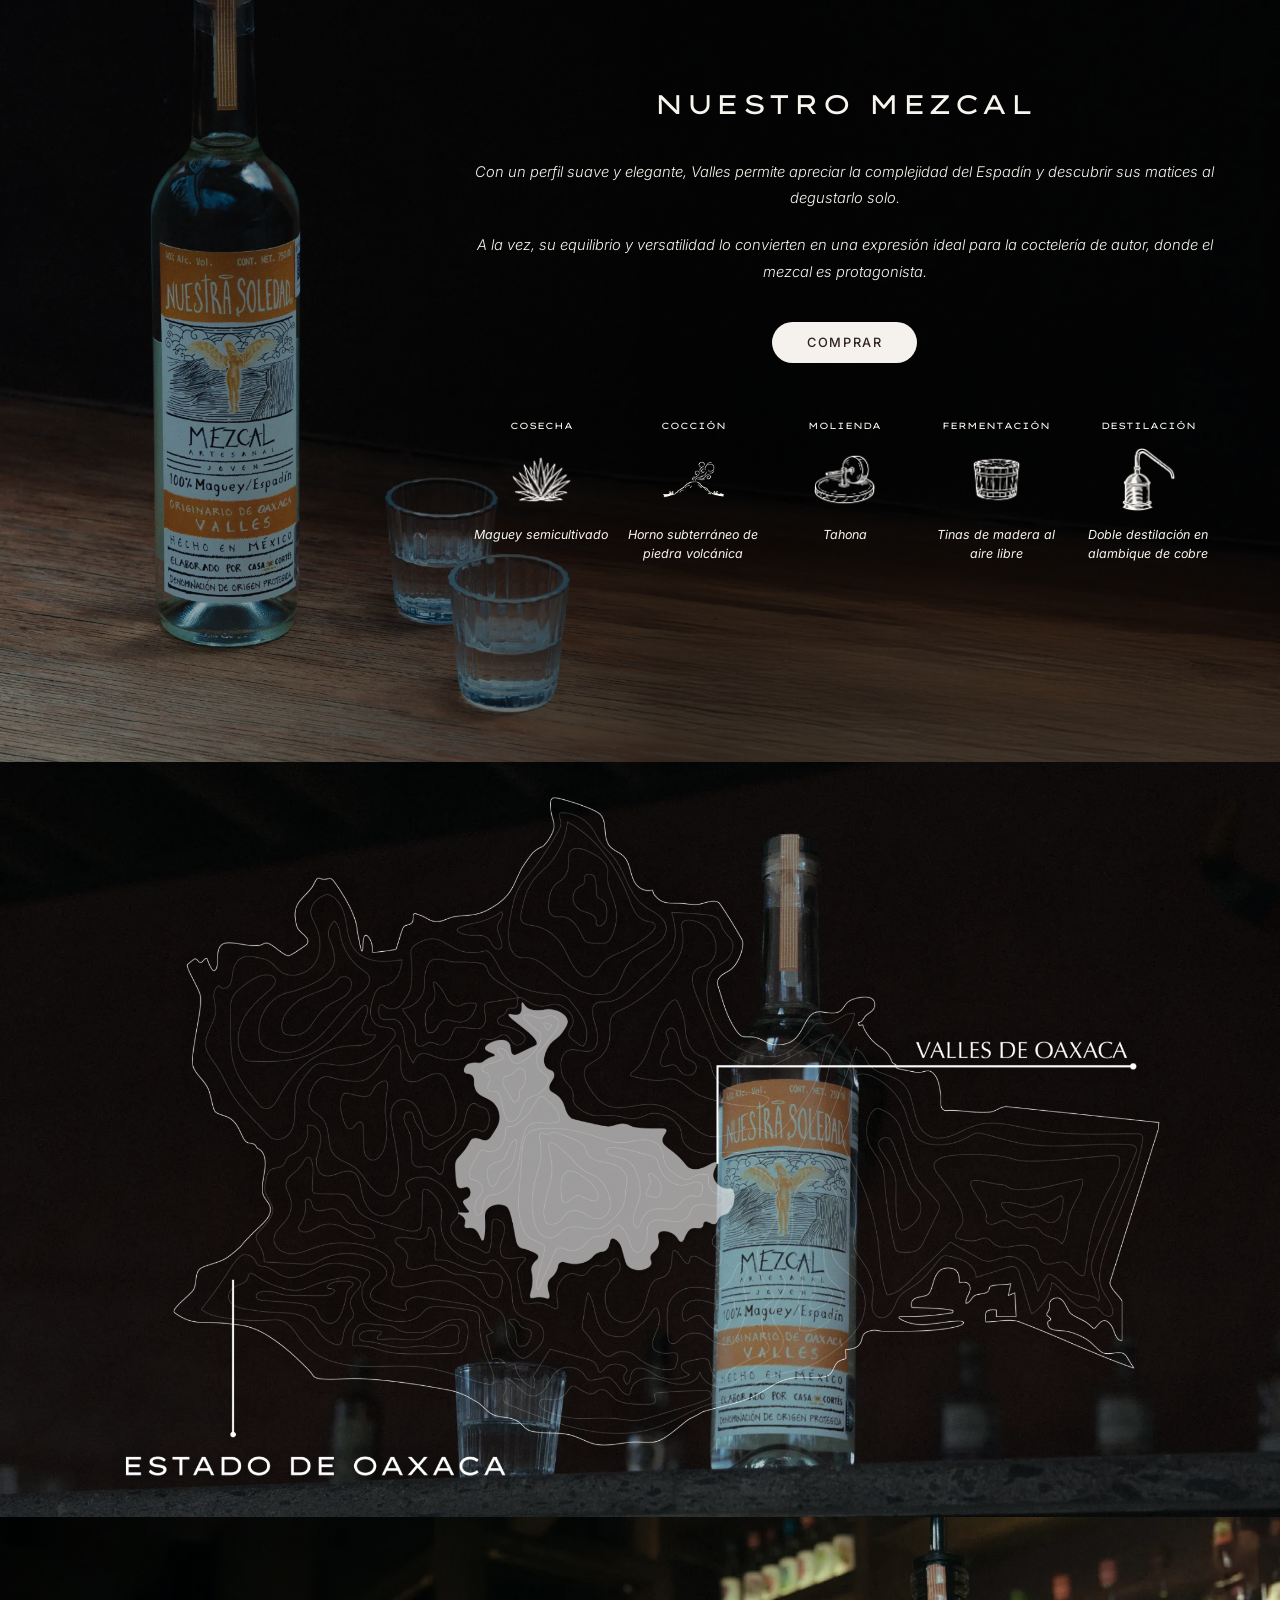
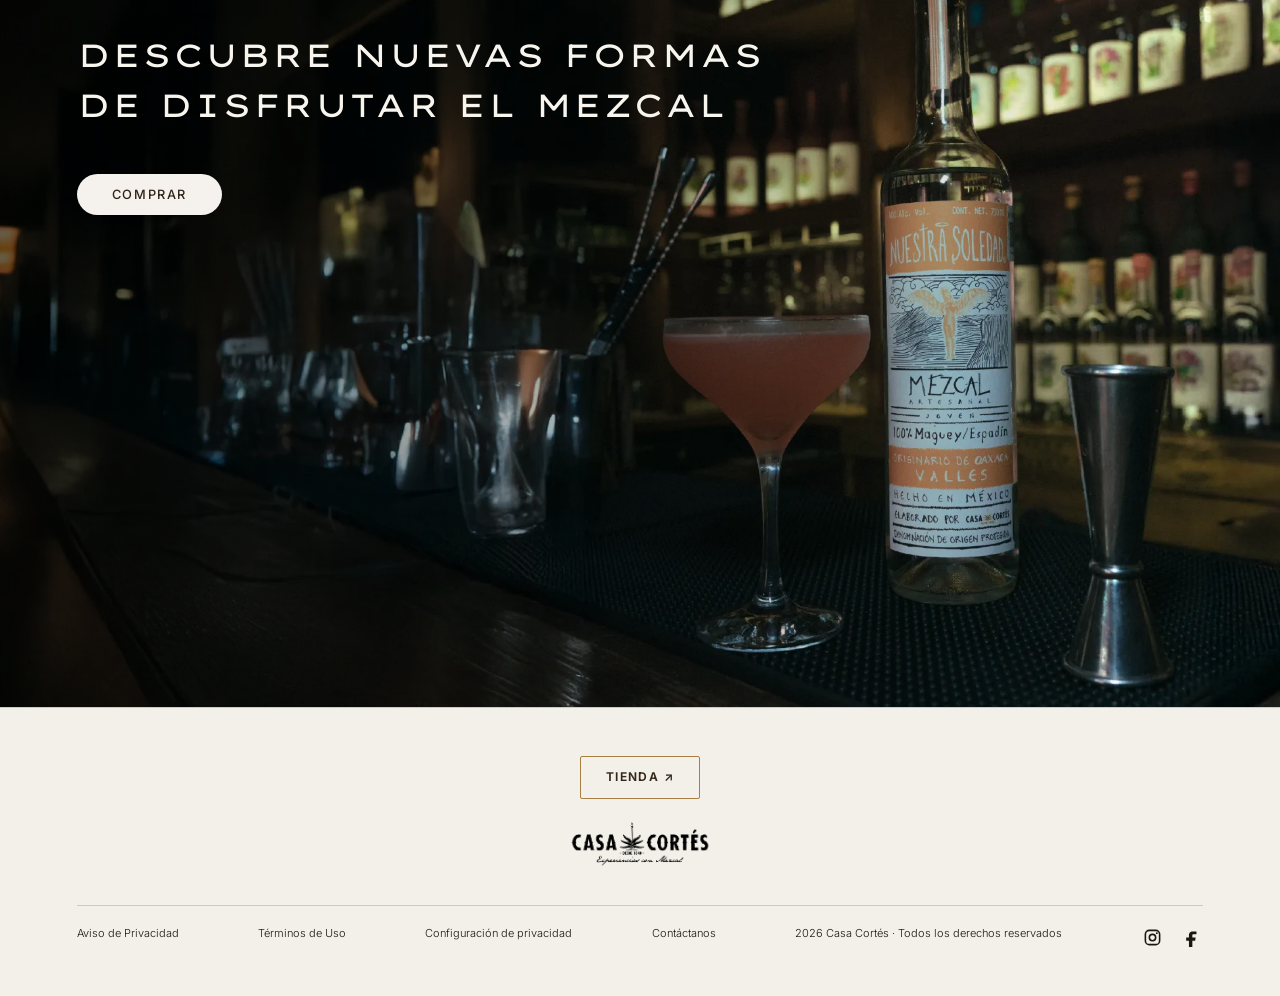
<file: valles.html>
<!DOCTYPE html>

<html lang="es"><head><script>/* Verificación temprana para evitar parpadeos entre páginas. */(function(){try{if(localStorage.getItem('casaCortesAgeVerified')==='yes'){document.documentElement.classList.add('age-verified');}}catch(e){}})();</script><style>html.age-verified #ageGate{display:none!important}html.age-verified body.age-locked{overflow:auto!important}</style><meta charset="utf-8"/><meta content="width=device-width, initial-scale=1" name="viewport"/><title>Valles de Nuestra Soledad — Casa Cortés</title><meta name="description" content="Conoce Valles de Nuestra Soledad, su origen y sus expresiones de mezcal dentro de la familia Casa Cortés."/><link rel="canonical" href="https://casacortes.mx/valles.html"/><meta property="og:type" content="website"/><meta property="og:locale" content="es_MX"/><meta property="og:site_name" content="Casa Cortés"/><meta property="og:title" content="Valles de Nuestra Soledad — Casa Cortés"/><meta property="og:description" content="Conoce Valles de Nuestra Soledad, su origen y sus expresiones de mezcal dentro de la familia Casa Cortés."/><meta property="og:url" content="https://casacortes.mx/valles.html"/><meta name="twitter:card" content="summary"/><link href="assets/favicon/favicon.ico" rel="icon" sizes="any"/><link href="assets/favicon/favicon-32x32.png" rel="icon" sizes="32x32" type="image/png"/><link href="assets/favicon/apple-touch-icon.png" rel="apple-touch-icon" sizes="180x180"/><link href="assets/favicon/android-chrome-192x192.png" rel="icon" sizes="192x192" type="image/png"/><link href="https://fonts.googleapis.com" rel="preconnect"/><link crossorigin="" href="https://fonts.gstatic.com" rel="preconnect"/><link href="https://fonts.googleapis.com/css2?family=Lexend+Zetta:wght@300;400;500;600&amp;family=Inter:ital,wght@0,400;1,300;1,400&amp;display=swap" rel="stylesheet"/><link href="css/styles.css" rel="stylesheet"/><link href="css/nuestra-soledad.css" rel="stylesheet"/><link href="css/motion.css" rel="stylesheet"/><script defer="" src="js/motion.js"></script><link href="css/valles.css" rel="stylesheet"/><style>
:root{color-scheme:dark} .cc-consent{position:fixed;bottom:18px;left:18px;right:18px;z-index:9999;max-width:520px;background:#171a19f5;border:1px solid #b9a179;color:#f5f0e7;padding:15px 18px;box-shadow:0 10px 35px #0009;font-family:Inter,Arial,sans-serif;font-size:13px;line-height:1.6}.cc-consent[hidden]{display:none!important}.cc-consent h2{font-family:'Cormorant Garamond',Georgia,serif;font-size:22px;margin:0 0 5px;color:#f6f0e6}.cc-consent p{margin:0 0 8px}.cc-consent a{color:#e8c58a}.cc-consent-actions{display:flex;flex-wrap:wrap;gap:9px}.cc-consent button{cursor:pointer;padding:10px 14px;background:transparent;border:1px solid #b9a179;color:#fff;font:inherit}.cc-consent button.cc-primary{background:#c4a16d;color:#171a19}.cc-consent-options{display:grid;gap:9px;margin:10px 0 14px}.cc-consent label{display:flex;align-items:center;gap:10px}.cc-consent input{accent-color:#c4a16d}.cc-consent .cc-muted{color:#c9c5be;font-size:12px}.cc-consent:focus-within{outline:1px solid #c4a16d}
@media(max-width:600px){.cc-consent{left:10px;right:10px;bottom:10px;padding:12px 14px;max-height:45dvh;overflow-y:auto}.cc-consent h2{font-size:23px}}
</style><style>
/* Aviso compacto de privacidad: no interfiere con la pantalla de mayoría de edad. */
body.age-locked #cc-privacy-panel{display:none!important}
.cc-consent{box-sizing:border-box;max-width:420px!important;bottom:22px!important;left:22px!important;right:auto!important;padding:19px 21px!important;background:#f5f1e9!important;color:#2c2923!important;border:1px solid #c8b69a!important;border-radius:3px!important;box-shadow:0 8px 28px rgba(0,0,0,.17)!important;font-size:12px!important;line-height:1.55!important;z-index:9998!important}
.cc-consent h2{color:#29251f!important;font-size:25px!important;line-height:1.1!important;margin:0 0 10px!important}
.cc-consent p{color:#514b43!important;margin:0 0 10px!important}
.cc-consent a{color:#745633!important;text-underline-offset:3px}
.cc-consent-actions{display:flex;gap:7px!important;flex-wrap:wrap}
.cc-consent button{border:1px solid #a88a61!important;color:#332a21!important;background:transparent!important;font-size:11px!important;line-height:1.2!important;padding:11px 12px!important;min-height:40px!important;letter-spacing:.01em!important}
.cc-consent button.cc-primary{background:#2b2924!important;color:#fff!important;border-color:#2b2924!important}
.cc-consent label{color:#38332d!important}
.cc-consent .cc-muted{color:#645e55!important}
.cc-consent:focus-within{outline:none!important}
.cc-consent :focus-visible{outline:2px solid #9b753d!important;outline-offset:2px}
@media(max-width:600px){.cc-consent{left:12px!important;right:12px!important;bottom:12px!important;max-width:none!important;padding:15px 16px!important;max-height:55dvh!important;overflow:auto!important}.cc-consent h2{font-size:23px!important}.cc-consent button{flex:1 1 auto}}
</style><style id="cc-privacy-minimal-2026">
/* Aviso discreto, inferior y sin bloquear la navegación. */
.cc-consent[hidden],.cc-consent-options[hidden],.cc-consent button[hidden]{display:none!important}
.cc-consent{position:fixed!important;left:20px!important;right:20px!important;bottom:18px!important;top:auto!important;max-width:840px!important;width:auto!important;margin:0 auto!important;box-sizing:border-box!important;padding:16px 20px!important;border:1px solid #d4c6b0!important;border-radius:3px!important;background:#f5f1e9!important;color:#302b24!important;box-shadow:0 8px 28px rgba(0,0,0,.15)!important;z-index:9999!important;font-size:13px!important;line-height:1.45!important;}
.cc-consent h2{font-size:23px!important;color:#302b24!important;margin:0 0 5px!important;font-weight:500!important}
.cc-consent p{font-size:12px!important;line-height:1.5!important;color:#595249!important;margin:0 0 9px!important}
.cc-consent a{color:#775936!important;text-decoration:underline!important}
.cc-consent-actions{display:flex!important;gap:9px!important;align-items:center!important;flex-wrap:wrap!important;margin-top:9px!important}
.cc-consent button{min-height:39px!important;flex:0 0 auto!important;padding:9px 17px!important;background:transparent!important;border:1px solid #a9977b!important;border-radius:1px!important;color:#302b24!important;font-size:12px!important;cursor:pointer!important}
.cc-consent button.cc-primary{background:#2b2924!important;border-color:#2b2924!important;color:#fff!important}
.cc-consent-options{display:grid;gap:10px;margin:12px 0!important;padding:12px 0;border-top:1px solid #d8ccbc;border-bottom:1px solid #d8ccbc}
.cc-consent-options label{color:#302b24!important;display:flex;gap:8px;align-items:center;font-size:12px}
.cc-consent-options .cc-muted{color:#72695e!important}
.cc-consent-options input{accent-color:#9d7848}
@media(min-width:700px){.cc-consent{display:grid!important;grid-template-columns:minmax(0,1fr) auto;column-gap:28px;align-items:center}.cc-consent[hidden]{display:none!important}.cc-consent h2,.cc-consent p,.cc-consent>p{grid-column:1}.cc-consent-actions{grid-column:2;grid-row:1 / span 3;justify-content:flex-end;margin-top:0!important}.cc-consent-options:not([hidden]){grid-column:1/-1}.cc-consent:has(.cc-consent-options:not([hidden])) .cc-consent-actions{grid-column:1/-1;grid-row:auto;justify-content:flex-start}}
@media(max-width:699px){.cc-consent{left:10px!important;right:10px!important;bottom:10px!important;max-height:48dvh!important;overflow-y:auto!important;padding:13px 15px!important}.cc-consent h2{font-size:21px!important}.cc-consent p{font-size:12px!important}.cc-consent-actions{gap:7px!important}.cc-consent button{padding:9px 12px!important;min-height:40px!important}}
</style></head><body class="age-locked"><div aria-describedby="ageText" aria-labelledby="ageTitle" aria-modal="true" class="age-gate" id="ageGate" role="dialog">
<div class="age-gate__backdrop"></div>
<div class="age-gate__panel">
<img alt="Casa Cortés" class="age-gate__logo" src="assets/logos/casa-cortes.png"/>
<p class="age-gate__eyebrow">Bienvenido a Casa Cortés</p>
<h2 id="ageTitle">¿Eres mayor de 18 años?</h2>
<p id="ageText">Este sitio contiene información sobre bebidas alcohólicas. Para continuar, confirma que eres mayor de edad.</p>
<div class="age-gate__actions">
<button class="age-gate__yes" id="ageYes" type="button">Sí, soy mayor de 18 años</button>
<button class="age-gate__no" id="ageNo" type="button">No soy mayor de 18 años</button>
</div>
<p class="age-gate__responsible">Disfruta responsablemente.</p>
</div>
</div>
<header class="site-header" id="header"><a class="brand" href="index.html"><img alt="Casa Cortés" src="assets/logos/casa-cortes.png"/></a><button aria-controls="nav" aria-expanded="false" aria-label="Abrir menú" class="menu-toggle"><span></span><span></span><span></span></button><nav aria-label="Principal" id="nav"><a href="nosotros.html">Nosotros</a><a href="agave-de-cortes.html">Agave de Cortés</a><a href="el-jolgorio.html">El Jolgorio</a><a href="nuestra-soledad.html">Nuestra Soledad</a><a class="active" href="valles.html">Valles</a><a class="nav-shop-link" href="https://casacortes.mx/ecommerce/" target="_blank" rel="noopener noreferrer" aria-label="Visitar tienda Casa Cortés (abre en una nueva pestaña)">TIENDA <span aria-hidden="true">↗</span></a></nav></header><main>
<section aria-label="Valles de Nuestra Soledad" class="v-hero"><picture><source media="(max-width: 800px)" srcset="assets/images/VALLES-1-MOVIL.webp"/><img alt="Botellas de Valles de Nuestra Soledad en barra de mezcal" fetchpriority="high" src="assets/images/VALLES-1.webp"/></picture><div class="v-hero-content"><img alt="Valles de Nuestra Soledad" class="v-logo" src="assets/logos/nuestra-soledad-valles.png"/></div></section>
<section class="v-origin" id="origen"><div class="v-origin-photo"><picture><source media="(max-width: 800px)" srcset="assets/images/VALLES-2-MOVIL.webp"/><img alt="Botella Valles de Nuestra Soledad y cóctel en barra" loading="lazy" src="assets/images/VALLES-2.webp"/></picture></div><div class="v-origin-copy"><h1>Nuestro origen</h1><p>Valles nace de una profunda investigación en torno al Maguey Espadín para explorar nuevas formas de disfrutar el mezcal.</p></div></section>
<section class="v-mezcal" id="mezcal"><img alt="Botella de Valles y vasos de mezcal sobre una barra oscura" class="v-mezcal-bg" loading="lazy" src="assets/images/VALLES-3.webp"/><div class="v-mezcal-content"><h2>Nuestro mezcal</h2><p>Con un perfil suave y elegante, Valles permite apreciar la complejidad del Espadín y descubrir sus matices al degustarlo solo.</p><p>A la vez, su equilibrio y versatilidad lo convierten en una expresión ideal para la coctelería de autor, donde el mezcal es protagonista.</p><a class="v-buy" href="https://casacortes.mx/ecommerce/" target="_blank" rel="noopener noreferrer" aria-label="Comprar Valles en la tienda Casa Cortés">COMPRAR</a><div class="v-steps"><div><b>Cosecha</b><img alt="" src="assets/images/proceso-maguey.png"/><span>Maguey semicultivado</span></div><div><b>Cocción</b><img alt="" src="assets/images/proceso-horno.png"/><span>Horno subterráneo de piedra volcánica</span></div><div><b>Molienda</b><img alt="" src="assets/images/proceso-tahona.png"/><span>Tahona</span></div><div><b>Fermentación</b><img alt="" src="assets/images/proceso-tina.png"/><span>Tinas de madera al aire libre</span></div><div><b>Destilación</b><img alt="" src="assets/images/proceso-alambique.png"/><span>Doble destilación en alambique de cobre</span></div></div></div></section>
<section class="v-region"><img alt="Botella Valles de Nuestra Soledad sobre una barra" loading="lazy" src="assets/images/VALLES-4.webp"/><img alt="Mapa gráfico del estado de Oaxaca con la región Valles de Oaxaca señalada" class="v-region-map" loading="lazy" src="assets/images/MAPA VALLES.png"/></section>
<section class="v-closing"><picture><source media="(max-width: 800px)" srcset="assets/images/VALLES-5-MOVIL.webp"/><img alt="Valles de Nuestra Soledad junto a un cóctel en una barra de mezcal" loading="lazy" src="assets/images/VALLES-5.webp"/></picture><div class="v-closing-copy"><h2>Descubre nuevas formas<br/>de disfrutar el mezcal</h2><a class="v-buy" href="https://casacortes.mx/ecommerce/" target="_blank" rel="noopener noreferrer" aria-label="Comprar Valles en la tienda Casa Cortés">COMPRAR</a></div></section>
</main><a aria-label="Atención a clientes por WhatsApp" class="whatsapp-float" href="https://wa.me/5219511170569" rel="noopener noreferrer" target="_blank"><svg aria-hidden="true" viewbox="0 0 24 24"><path d="M20.52 3.48A11.8 11.8 0 0 0 12.08 0C5.5 0 .15 5.35.15 11.93c0 2.1.55 4.16 1.6 5.97L.05 24l6.25-1.64a11.9 11.9 0 0 0 5.77 1.47h.01c6.58 0 11.93-5.35 11.93-11.93 0-3.19-1.24-6.18-3.49-8.42ZM12.08 21.8h-.01a9.88 9.88 0 0 1-5.04-1.38l-.36-.21-3.71.97.99-3.62-.23-.37a9.86 9.86 0 0 1-1.52-5.26c0-5.45 4.44-9.89 9.9-9.89a9.82 9.82 0 0 1 7 2.9 9.82 9.82 0 0 1 2.9 7c-.01 5.44-4.45 9.86-9.92 9.86Zm5.42-7.4c-.3-.15-1.76-.87-2.03-.97-.27-.1-.47-.15-.67.15-.2.3-.77.97-.94 1.17-.17.2-.35.22-.65.07-.3-.15-1.25-.46-2.38-1.47a8.9 8.9 0 0 1-1.65-2.05c-.17-.3-.02-.46.13-.6.13-.13.3-.35.45-.52.15-.17.2-.3.3-.5.1-.2.05-.37-.02-.52-.08-.15-.67-1.61-.92-2.21-.24-.58-.49-.5-.67-.51h-.57c-.2 0-.52.07-.79.37-.27.3-1.04 1.02-1.04 2.48s1.07 2.88 1.22 3.08c.15.2 2.1 3.2 5.08 4.49.71.31 1.26.49 1.7.63.71.23 1.36.19 1.87.12.57-.08 1.76-.72 2.01-1.41.25-.7.25-1.29.17-1.41-.07-.13-.27-.2-.57-.35Z" fill="currentColor"></path></svg></a><footer><a class="footer-shop-link" href="https://casacortes.mx/ecommerce/" target="_blank" rel="noopener noreferrer">TIENDA ↗</a><img alt="Casa Cortés" src="assets/logos/casa-cortes.png"/><div><a href="aviso-de-privacidad.html">Aviso de Privacidad</a><a href="terminos-de-uso.html">Términos de Uso</a><a href="#" data-cc-privacy-open>Configuración de privacidad</a><a href="contacto.html">Contáctanos</a><span>2026 Casa Cortés · Todos los derechos reservados</span><span aria-label="Redes sociales de Nuestra Soledad" class="social-links"><a aria-label="Instagram de Nuestra Soledad" href="https://www.instagram.com/nuestrasoledad.oax" rel="noopener noreferrer" target="_blank"><svg aria-hidden="true" viewbox="0 0 24 24"><rect fill="none" height="18" rx="5" stroke="currentColor" stroke-width="2" width="18" x="3" y="3"></rect><circle cx="12" cy="12" fill="none" r="4" stroke="currentColor" stroke-width="2"></circle><circle cx="17.5" cy="6.5" fill="currentColor" r="1.2"></circle></svg></a><a aria-label="Facebook de Nuestra Soledad" href="https://www.facebook.com/nuestrasoledad.oax" rel="noopener noreferrer" target="_blank"><svg aria-hidden="true" viewbox="0 0 24 24"><path d="M14 8h3V4.5c-.52-.07-2.3-.22-4.42-.22C8.4 4.28 7.5 6.8 7.5 9.05V12H4v4h3.5v8h4.3v-8h3.58l.57-4H11.8V9.45C11.8 8.3 12.12 8 14 8Z" fill="currentColor"></path></svg></a></span></div></footer><script defer="" src="js/main.js"></script><aside id="cc-privacy-panel" class="cc-consent" role="dialog" aria-label="Preferencias de privacidad" aria-modal="false" hidden><h2>Tu privacidad es importante</h2><p>Utilizamos herramientas de análisis para mejorar nuestro sitio. Tú decides si deseas permitirlas.</p><p><a href="aviso-de-privacidad.html">Aviso de Privacidad</a></p><div class="cc-consent-options" id="cc-privacy-options" hidden><label><input type="checkbox" checked disabled> Necesarias <span class="cc-muted">(siempre activas)</span></label><label><input id="cc-analytics" type="checkbox"> Analítica (Google Analytics y Microsoft Clarity)</label><label><input id="cc-marketing" type="checkbox"> Publicidad (Meta Pixel, cuando se configure)</label></div><div class="cc-consent-actions"><button type="button" id="cc-reject">Rechazar</button><button type="button" id="cc-configure">Personalizar</button><button type="button" id="cc-accept" class="cc-primary">Aceptar todas</button><button type="button" id="cc-save" class="cc-primary" hidden>Guardar preferencias</button></div></aside><script defer src="js/privacy-consent.js"></script><script defer src="js/analytics-consent.js"></script><script defer src="js/proteccion-visual.js"></script>
</body></html>
</file>
<file: css/styles.css>
:root{--paper:#f3f0e9;--ink:#181713;--olive:#3e493b;--line:rgba(24,23,19,.2);--display:Georgia,'Times New Roman',serif;--body:Arial,Helvetica,sans-serif}*{box-sizing:border-box}html{scroll-behavior:smooth}body{margin:0;background:var(--paper);color:var(--ink);font-family:var(--body)}img{display:block;max-width:100%}a{color:inherit}.site-header{position:fixed;z-index:50;top:0;left:0;width:100%;height:72px;padding:0 clamp(20px,4vw,72px);display:flex;align-items:center;justify-content:space-between;color:#fff;transition:.35s;background:linear-gradient(to bottom,rgba(0,0,0,.35),transparent)}.site-header.scrolled{background:rgba(20,20,18,.9);backdrop-filter:blur(12px)}.brand img{width:140px}.site-header nav{display:flex;gap:30px;font-size:12px;letter-spacing:.06em}.site-header nav a{text-decoration:none}.menu-toggle{display:none;background:none;border:1px solid currentColor;color:inherit;border-radius:99px;padding:8px 14px}.hero{height:100svh;min-height:620px;position:relative;color:#fff;overflow:hidden}.hero>img{width:100%;height:100%;object-fit:cover;object-position:center}.hero-shade{position:absolute;inset:0;background:linear-gradient(90deg,rgba(0,0,0,.45),rgba(0,0,0,.05) 65%),linear-gradient(0deg,rgba(0,0,0,.3),transparent 50%)}.hero-copy{position:absolute;left:clamp(24px,8vw,140px);bottom:15vh;max-width:700px}.hero-copy span,.eyebrow{font-size:11px;letter-spacing:.22em;text-transform:uppercase}.hero h1,.section h2,.legacy h2,.world h2{font-family:var(--display);font-weight:400;font-style:italic}.hero h1{font-size:clamp(54px,8vw,118px);line-height:.82;margin:18px 0}.hero-copy p{font-family:var(--display);font-size:22px}.scroll{position:absolute;bottom:28px;left:50%;font-size:28px;text-decoration:none}.section{padding:clamp(80px,10vw,150px) clamp(22px,8vw,130px)}.intro{text-align:center}.section h2,.legacy h2,.world h2{font-size:clamp(42px,5vw,76px);margin:14px 0 20px}.lead,.section-head p,.world-inner>p{max-width:780px;margin:0 auto 55px;line-height:1.7;color:#5c584f}.gallery{display:grid;grid-template-columns:48px 1fr 48px;align-items:center;gap:18px}.track{display:flex;overflow:hidden}.track figure{min-width:100%;margin:0}.track img{width:100%;height:min(52vw,560px);object-fit:cover}.gbtn{width:44px;height:44px;border:1px solid var(--line);border-radius:50%;background:transparent;font-size:20px}.legacy{min-height:68vh;position:relative;display:grid;place-items:center;color:#fff;overflow:hidden}.legacy>img{position:absolute;inset:0;width:100%;height:100%;object-fit:cover}.legacy:after{content:"";position:absolute;inset:0;background:rgba(0,0,0,.48)}.legacy-copy{z-index:2;text-align:center;max-width:760px;padding:80px 24px}.legacy-copy p{line-height:1.7}.section-head{margin-bottom:48px}.brand-grid{display:grid;grid-template-columns:repeat(3,1fr);gap:22px}.brand-card{position:relative;padding:0;border:0;background:#111;aspect-ratio:4/5;overflow:hidden;color:#fff;cursor:pointer}.brand-card>img{width:100%;height:100%;object-fit:cover;transition:.55s transform,.45s opacity}.card-base{position:absolute;left:0;right:0;bottom:22px;font-family:var(--display);font-size:28px;text-shadow:0 2px 12px #000}.card-detail{position:absolute;inset:0;padding:12%;display:flex;flex-direction:column;justify-content:center;align-items:center;gap:22px;background:rgba(0,0,0,.73);opacity:0;transition:.4s}.card-logo{max-width:170px;max-height:90px;object-fit:contain}.dark-logo{filter:invert(1)}.card-detail b{font-family:var(--display);font-size:21px;font-weight:400;line-height:1.35}.card-detail small{border:1px solid rgba(255,255,255,.65);border-radius:30px;padding:10px 16px}.brand-card.active .card-detail,.brand-card:hover .card-detail{opacity:1}.brand-card.active>img,.brand-card:hover>img{transform:scale(1.035);opacity:.75}.world{position:relative;color:#fff;min-height:780px;overflow:hidden}.world-bg,.world-shade{position:absolute;inset:0;width:100%;height:100%}.world-bg{object-fit:cover}.world-shade{background:rgba(0,0,0,.58)}.world-inner{position:relative;z-index:2;text-align:center;padding:90px 5vw}.world-inner>p{color:#eee}.map-wrap{max-width:1050px;margin:auto}.map-wrap>img{width:100%;opacity:.92}.map-buttons{display:flex;flex-wrap:wrap;justify-content:center;gap:8px;margin-top:20px}.map-buttons button{border:1px solid rgba(255,255,255,.5);background:transparent;color:#fff;border-radius:99px;padding:9px 14px;cursor:pointer}.map-buttons button.active{background:#fff;color:#111}.country-info{min-height:58px;margin-top:16px;display:flex;gap:12px;justify-content:center;align-items:baseline}.country-info span{font-size:13px;color:#ddd}.centered{text-align:center}.experience-grid{display:grid;grid-template-columns:1fr 1fr;gap:18px}.experience-grid article{height:520px;position:relative;overflow:hidden;color:#fff}.experience-grid article>img{width:100%;height:100%;object-fit:cover;transition:.5s transform}.experience-grid article:after{content:"";position:absolute;inset:0;background:linear-gradient(0deg,rgba(0,0,0,.75),transparent 65%)}.experience-grid article>div{position:absolute;z-index:2;left:8%;right:8%;bottom:8%}.experience-grid h3{font:italic 42px var(--display);margin:0 0 10px}.experience-grid p{line-height:1.5;max-width:520px}.experience-grid a{text-underline-offset:5px}.experience-grid article:hover>img{transform:scale(1.035)}footer{padding:48px clamp(22px,6vw,90px);border-top:1px solid var(--line);text-align:center}footer>img{width:150px;margin:0 auto 34px;filter:invert(1)}footer>div{border-top:1px solid var(--line);padding-top:20px;display:flex;justify-content:space-between;gap:20px;font-size:11px}footer a{text-decoration:none}@media(max-width:800px){.site-header{height:64px}.site-header nav{display:none;position:absolute;top:64px;left:0;right:0;padding:28px;background:rgba(20,20,18,.96);flex-direction:column;font-size:16px}.site-header nav.open{display:flex}.menu-toggle{display:block}.brand img{width:112px}.hero{min-height:600px}.hero>img{object-position:38% center}.hero-copy{bottom:12vh}.hero h1{font-size:clamp(48px,16vw,72px)}.gallery{grid-template-columns:1fr}.gbtn{display:none}.track img{height:62vw}.brand-grid,.experience-grid{grid-template-columns:1fr}.brand-card{aspect-ratio:4/4.6}.experience-grid article{height:430px}.world{min-height:650px}.country-info{flex-direction:column;align-items:center}.section{padding-left:22px;padding-right:22px}footer>div{flex-direction:column}.card-detail{opacity:0}.brand-card:hover .card-detail{opacity:0}.brand-card.active .card-detail{opacity:1}}
@media(prefers-reduced-motion:reduce){*{scroll-behavior:auto!important;transition:none!important}}

/* V3 — responsive hero + editorial gallery */
:root{--content-max:1680px}
.hero{height:clamp(680px,82svh,1180px);min-height:680px;max-height:1180px}
.hero-copy{bottom:clamp(90px,13vh,170px);max-width:min(46vw,760px)}
.hero h1{font-size:clamp(58px,6.6vw,122px)}
.site-header{max-width:none}
.intro{padding-top:clamp(86px,8vw,150px);padding-bottom:clamp(90px,9vw,160px);overflow:hidden}
.intro-mark{display:flex;align-items:center;justify-content:center;gap:14px;margin:0 auto 24px;color:var(--olive)}
.intro-mark span{display:block;width:clamp(70px,9vw,150px);height:1px;background:var(--line)}
.intro-mark b{font-size:16px;font-weight:400}
.intro h2{font-size:clamp(46px,5.2vw,86px);line-height:1.02;margin-top:18px}
.intro .lead{max-width:900px;font-size:clamp(15px,1.15vw,19px);margin-bottom:clamp(48px,5vw,78px)}
.gallery-shell{width:min(100%,var(--content-max));margin:0 auto;display:grid;grid-template-columns:52px minmax(0,1fr) 52px;align-items:center;gap:clamp(12px,1.4vw,24px)}
.gallery{min-width:0;overflow:visible;display:block}
.track{display:flex;overflow:visible;gap:clamp(12px,1.6vw,26px);will-change:transform;touch-action:pan-y}
.track figure{flex:0 0 78%;min-width:0;margin:0;opacity:.52;transform:scale(.94);transition:opacity .45s ease,transform .45s ease}
.track figure.active{opacity:1;transform:scale(1)}
.track img{width:100%;height:clamp(330px,39vw,650px);object-fit:cover}
.gbtn{background:rgba(243,240,233,.85);backdrop-filter:blur(4px);cursor:pointer;z-index:2}
.gallery-dots{display:flex;justify-content:center;gap:9px;margin-top:24px}
.gallery-dots button{width:7px;height:7px;border:0;border-radius:50%;padding:0;background:rgba(24,23,19,.25);cursor:pointer}
.gallery-dots button.active{background:var(--ink);transform:scale(1.25)}
@media(min-width:1921px){.site-header{height:88px;padding-left:max(72px,calc((100vw - 1920px)/2 + 72px));padding-right:max(72px,calc((100vw - 1920px)/2 + 72px))}.brand img{width:168px}.site-header nav{font-size:14px;gap:38px}.hero{height:82vh;min-height:820px;max-height:1250px}.hero-copy{left:max(140px,calc((100vw - 1920px)/2 + 140px))}.section{padding-left:max(130px,calc((100vw - 1920px)/2 + 130px));padding-right:max(130px,calc((100vw - 1920px)/2 + 130px))}.intro h2{font-size:clamp(76px,4.1vw,104px)}.intro .lead{font-size:20px;max-width:980px}.gallery-shell{max-width:1780px}.track img{height:min(34vw,720px)}}
@media(max-width:1100px){.hero{height:78svh;min-height:650px}.hero-copy{max-width:70vw}.track figure{flex-basis:86%}}
@media(max-width:800px){.hero{height:78svh;min-height:560px;max-height:820px}.hero-copy{left:22px;right:22px;bottom:88px;max-width:none}.hero h1{font-size:clamp(46px,15vw,70px);line-height:.9}.hero-copy p{font-size:18px}.scroll{bottom:20px}.intro{padding-top:72px;padding-bottom:82px}.intro-mark{margin-bottom:18px}.intro h2{font-size:clamp(42px,12vw,62px);line-height:1.02}.intro .lead{font-size:15px;line-height:1.65;margin-bottom:38px}.gallery-shell{display:block;width:calc(100% + 44px);margin-left:-22px;overflow:hidden}.gallery{overflow:hidden}.track{gap:0;transform:none}.track figure{flex:0 0 100%;opacity:1;transform:none}.track img{height:clamp(290px,72vw,470px)}.gbtn{display:none}.gallery-dots{margin-top:18px}.eyebrow{font-size:10px}.intro-mark span{width:64px}}
@media(max-width:480px){.hero{height:72svh;min-height:540px}.hero>img{object-position:40% center}.hero-copy span{font-size:9px}.hero-copy p{font-size:16px}.intro h2{font-size:clamp(38px,11.5vw,52px)}.track img{height:76vw}}

/* V5 — menú hamburguesa móvil */
.menu-toggle{width:44px;height:44px;padding:0;border:0;border-radius:0;position:relative;align-items:center;justify-content:center;flex-direction:column;gap:6px;cursor:pointer}
.menu-toggle span{display:block;width:25px;height:1.5px;background:currentColor;transition:transform .3s ease,opacity .2s ease}
.menu-toggle[aria-expanded="true"] span:nth-child(1){transform:translateY(7.5px) rotate(45deg)}
.menu-toggle[aria-expanded="true"] span:nth-child(2){opacity:0}
.menu-toggle[aria-expanded="true"] span:nth-child(3){transform:translateY(-7.5px) rotate(-45deg)}
@media(max-width:800px){.menu-toggle{display:flex}.site-header nav{max-height:calc(100svh - 64px);overflow:auto}.site-header nav.open{display:flex}}

/* V6 — icono hamburguesa móvil de tres líneas claramente visibles */
@media (max-width:800px){
  .menu-toggle{
    display:flex;
    width:48px;
    height:48px;
    padding:0;
    margin:0;
    border:0 !important;
    outline:0;
    border-radius:0;
    background:transparent !important;
    color:#fff;
    align-items:center;
    justify-content:center;
    flex-direction:column;
    gap:6px;
    -webkit-appearance:none;
    appearance:none;
  }
  .menu-toggle span{
    display:block !important;
    width:30px;
    height:3px;
    min-height:3px;
    border-radius:3px;
    background:#fff !important;
    opacity:1;
    transform-origin:center;
    transition:transform .28s ease,opacity .18s ease;
  }
  .menu-toggle[aria-expanded="true"] span:nth-child(1){transform:translateY(9px) rotate(45deg)}
  .menu-toggle[aria-expanded="true"] span:nth-child(2){opacity:0}
  .menu-toggle[aria-expanded="true"] span:nth-child(3){transform:translateY(-9px) rotate(-45deg)}
}

/* V7 — redes sociales y WhatsApp */
.social-links{display:flex;align-items:center;justify-content:flex-end;gap:14px}
.social-links a{display:inline-flex;width:24px;height:24px;align-items:center;justify-content:center;transition:opacity .2s ease,transform .2s ease}
.social-links svg{width:20px;height:20px;display:block}
.social-links a:hover{opacity:.65;transform:translateY(-1px)}
.whatsapp-float{position:fixed;z-index:70;right:clamp(18px,2.4vw,34px);bottom:clamp(18px,2.4vw,34px);width:54px;height:54px;border-radius:50%;display:grid;place-items:center;background:#25D366;color:#fff;box-shadow:0 7px 24px rgba(0,0,0,.22);transition:transform .2s ease,box-shadow .2s ease}
.whatsapp-float svg{width:29px;height:29px}.whatsapp-float:hover{transform:translateY(-2px);box-shadow:0 9px 28px rgba(0,0,0,.28)}
@media(max-width:800px){.social-links{justify-content:center}.whatsapp-float{width:50px;height:50px;right:16px;bottom:18px}.whatsapp-float svg{width:27px;height:27px}}

/* V9 — acceso +18 global corregido */
body.age-locked{overflow:hidden}
.age-gate{position:fixed;inset:0;z-index:9999;display:grid;place-items:center;padding:22px;isolation:isolate}
.age-gate[hidden]{display:none!important}
.age-gate__backdrop{position:absolute;inset:0;z-index:-1;background:rgba(15,14,11,.88);backdrop-filter:blur(10px);-webkit-backdrop-filter:blur(10px)}
.age-gate__panel{position:relative;width:min(92vw,570px);max-height:calc(100svh - 28px);overflow:auto;padding:clamp(38px,6vw,64px) clamp(26px,5vw,58px);background:var(--paper);color:var(--ink);text-align:center;box-shadow:0 24px 70px rgba(0,0,0,.34)}
.age-gate__logo{width:min(230px,60%);height:auto;filter:none;margin:0 auto 32px;display:block}
.age-gate__eyebrow{text-transform:uppercase;letter-spacing:.18em;font-size:10px;margin:0 0 14px;color:#6b685e}
.age-gate h2{font-family:var(--display);font-size:clamp(34px,5vw,52px);font-weight:400;font-style:italic;line-height:1.04;margin:0 0 20px}
.age-gate #ageText{max-width:430px;margin:0 auto 30px;font-size:14px;line-height:1.7;color:#555249}
.age-gate__actions{display:grid;gap:11px;max-width:390px;margin:0 auto}
.age-gate__actions button{appearance:none;-webkit-appearance:none;width:100%;min-height:50px;padding:13px 18px;border:1px solid var(--ink);border-radius:0;font-family:var(--body);text-transform:uppercase;letter-spacing:.11em;font-size:10px;cursor:pointer;transition:background .2s,color .2s}
.age-gate__yes{background:var(--ink);color:#fff}
.age-gate__yes:hover,.age-gate__yes:focus-visible{background:#35332d}
.age-gate__no{background:transparent;color:var(--ink)}
.age-gate__no:hover,.age-gate__no:focus-visible{background:#e6e1d7}
.age-gate__responsible{font-size:10px;letter-spacing:.08em;text-transform:uppercase;color:#777268;margin:24px 0 0}
@media(max-width:480px){.age-gate{padding:14px}.age-gate__panel{width:100%;padding:34px 22px}.age-gate__logo{width:180px;margin-bottom:26px}.age-gate h2{font-size:clamp(32px,10vw,38px)}.age-gate #ageText{font-size:13px;margin-bottom:24px}.age-gate__actions button{min-height:48px}}


/* V12 — actualización visual solicitada */
:root{--display:"Cormorant Garamond",Georgia,serif;--body:"Inter",Arial,sans-serif}
body{font-family:var(--body);font-weight:300}
h1,h2,h3,.legacy-copy h2,.section-head h2{font-family:var(--display);font-weight:600}
.hero-copy--logo{left:clamp(28px,7vw,120px);bottom:clamp(86px,12vh,150px);width:min(42vw,610px);max-width:none}
.hero-copy--logo img{display:block;width:100%;height:auto;filter:brightness(0) invert(1);opacity:.98}
.intro-mark img{display:block;width:clamp(24px,2.4vw,38px);height:clamp(28px,3vw,44px);object-fit:contain}
.brand-grid{grid-template-columns:repeat(4,1fr)}
.brand-card--valles{background:#eeeae1;display:grid;place-items:center}
.brand-card--valles:after{background:linear-gradient(0deg,rgba(0,0,0,.10),rgba(0,0,0,.01))}
.valles-base{position:absolute;inset:0;z-index:2;display:grid;place-items:center;padding:15%;transition:opacity .35s ease}
.valles-base img{width:min(88%,360px);height:auto;object-fit:contain}
.brand-card--valles:hover .valles-base,.brand-card--valles.active .valles-base{opacity:.08}
.card-detail--logo-only{justify-content:center;align-items:center;text-align:center;background:rgba(239,235,226,.94);color:var(--ink)}
.card-logo--valles{width:min(82%,360px);max-height:none;filter:none!important}
.world-intro-visual{width:min(100%,1030px);margin:clamp(38px,5vw,70px) auto clamp(40px,5vw,72px)}
.world-intro-visual img{display:block;width:100%;height:auto}
.experience-grid article>div.experience-detail{opacity:0;transform:translateY(12px);transition:opacity .35s ease,transform .35s ease}
.experience-grid article:hover>div.experience-detail,.experience-grid article:focus-within>div.experience-detail{opacity:1;transform:none}
.experience-grid article:after{background:linear-gradient(0deg,rgba(0,0,0,.82),rgba(0,0,0,.08) 70%);opacity:.42;transition:opacity .35s ease}
.experience-grid article:hover:after,.experience-grid article:focus-within:after{opacity:1}
.experience-logo{display:block;width:min(270px,72%);max-height:110px;object-fit:contain;object-position:left center;margin:0 0 16px;filter:brightness(0) invert(1)}
.experience-grid p{font-style:italic;font-weight:300}
@media(max-width:1100px){.brand-grid{grid-template-columns:repeat(2,1fr)}.hero-copy--logo{width:min(52vw,500px)}}
@media(max-width:800px){.hero-copy--logo{left:28px;right:auto;bottom:88px;width:min(66vw,330px)}.brand-grid{grid-template-columns:1fr}.world-intro-visual{margin:30px auto 38px}.experience-grid article>div.experience-detail{opacity:1;transform:none}.experience-grid article:after{opacity:1}.experience-logo{width:min(230px,70%)}}
@media(min-width:1921px){.hero-copy--logo{left:max(140px,calc((100vw - 1920px)/2 + 140px));width:min(34vw,650px)}}

/* V13 — hero limpio, Valles fotográfico y transición al mapa */
.hero-copy--logo{display:none!important}
.brand-card--valles{background:#111;display:block}
.brand-card--valles>img{width:100%;height:100%;object-fit:cover;object-position:center;transition:.55s transform,.45s opacity}
.brand-card--valles .card-base{display:block}
.brand-card--valles:hover>img,.brand-card--valles.active>img{transform:scale(1.035);opacity:.72}
.card-detail--logo-only{background:rgba(0,0,0,.67);color:#fff}
.card-logo--valles{width:min(82%,360px);max-height:150px;filter:brightness(0) invert(1)!important;object-fit:contain}
.world-slider{position:relative;min-height:0;height:clamp(650px,72vw,900px);overflow:hidden;background:#000;color:#fff}
.world-track{height:100%;width:200%;display:flex;transform:translateX(0);transition:transform .9s cubic-bezier(.22,.61,.36,1)}
.world-slider.show-map .world-track{transform:translateX(-50%)}
.world-panel{position:relative;width:50%;height:100%;flex:0 0 50%;overflow:hidden}
.world-panel-bg{position:absolute;inset:0;width:100%;height:100%;object-fit:cover}
.world-panel-shade{position:absolute;inset:0;background:rgba(0,0,0,.48)}
.world-cover-copy{position:relative;z-index:2;height:100%;display:flex;flex-direction:column;align-items:center;justify-content:center;text-align:center;padding:clamp(50px,8vw,120px) 24px}
.world-cover-copy h2{font-family:var(--display);font-size:clamp(44px,5vw,78px);font-weight:600;font-style:italic;margin:0 0 32px}
.world-cover-copy p{max-width:760px;font-style:italic;font-weight:300;font-size:clamp(15px,1.25vw,19px);line-height:1.65;margin:0}
.world-next{margin-top:58px;width:132px;height:46px;border:1px solid rgba(255,255,255,.75);border-radius:99px;background:rgba(255,255,255,.15);color:#fff;font-size:28px;cursor:pointer;backdrop-filter:blur(4px)}
.world-next span{display:block;transform:translateX(0);transition:transform .25s}.world-next:hover span{transform:translateX(8px)}
.world-map-panel{background:#000;display:flex;align-items:center;justify-content:center;padding:clamp(44px,5vw,72px) clamp(18px,5vw,80px)}
.world-map-panel .map-wrap{width:min(100%,1450px);margin:auto;text-align:center}
.world-map-panel .map-wrap>img{width:100%;max-height:68vh;object-fit:contain;opacity:1}
.world-map-panel .country-info{margin-top:18px}.world-map-panel .map-buttons{margin-top:14px}
.world-back{margin-top:20px;border:0;background:transparent;color:#fff;font:300 12px var(--body);letter-spacing:.08em;text-transform:uppercase;cursor:pointer}
@media(max-width:800px){.world-slider{height:clamp(620px,145vw,820px)}.world-cover-copy{padding:60px 28px}.world-cover-copy h2{font-size:clamp(42px,12vw,62px);line-height:1}.world-cover-copy p{font-size:14px;line-height:1.6}.world-next{margin-top:42px;width:112px}.world-map-panel{padding:42px 16px}.world-map-panel .map-wrap>img{max-height:none}.map-buttons{gap:7px}.map-buttons button{font-size:11px;padding:8px 11px}}

/* V14 — conservar mapa.webp como fondo durante la vista del mapa mundial */
.world-map-panel{background:#000 url('../assets/images/mapa.webp') center center/cover no-repeat}
.world-map-panel::before{content:"";position:absolute;inset:0;background:rgba(0,0,0,.62);z-index:0}
.world-map-panel .map-wrap{position:relative;z-index:1}

/* V15 — experiencias táctiles en móvil */
.experience-grid article.active>div.experience-detail{opacity:1;transform:none}
.experience-grid article.active:after{opacity:1}
@media(max-width:800px){
  .experience-grid article{cursor:pointer}
  .experience-grid article>div.experience-detail{opacity:0;transform:translateY(12px)}
  .experience-grid article:after{opacity:.42}
  .experience-grid article.active>div.experience-detail{opacity:1;transform:none}
  .experience-grid article.active:after{opacity:1}
}

/* Links de descubrimiento de marcas */
.brand-discover-link{display:inline-block;color:inherit;text-decoration:none;cursor:pointer}.brand-discover-link:hover,.brand-discover-link:focus-visible{text-decoration:underline;text-underline-offset:.3em}.brand-card:focus-visible{outline:2px solid currentColor;outline-offset:3px}


/* V13 — descripciones editoriales de marcas */
.brand-card p, .brand-card .brand-description,
.brand-card .brand-copy p, .brand-detail p,
.brand-overlay p { text-align:justify; text-justify:inter-word; hyphens:auto; }
/* V30: centered editorial copy in home brand cards. */
.brand-card .card-detail b,.brand-card .card-detail p,.brand-card .brand-description,.brand-card .brand-copy p,.brand-card .brand-detail p,.brand-card .brand-overlay p{text-align:center;text-justify:auto;hyphens:none}

/* Video editorial en Inicio: se conserva el hero original */
.home-film{background:#171614;padding:clamp(26px,5vw,76px) clamp(14px,5vw,72px)}
.home-film-inner{width:min(100%,1250px);margin:0 auto}
.home-film-frame{position:relative;width:100%;aspect-ratio:16/9;background:#090909;overflow:hidden}
.home-film-frame iframe{position:absolute;inset:0;width:100%;height:100%;border:0;display:block}
@media(max-width:600px){.home-film{padding:22px 12px}}

/* Hero video local: conserva la fotografia como respaldo */
.hero>.hero-background-video,.hero>.hero-background-fallback{position:absolute;inset:0;width:100%;height:100%;object-fit:cover;object-position:center;display:block}
.hero>.hero-background-fallback{z-index:0}
.hero>.hero-background-video{z-index:1}
.hero>.hero-shade{z-index:2;pointer-events:none}
.hero>.scroll{z-index:3}
@media(max-width:800px){.hero>.hero-background-video,.hero>.hero-background-fallback{object-position:40% center}}
@media(prefers-reduced-motion:reduce){.hero>.hero-background-video{display:none}}

/* Evita mostrar la antigua imagen mientras carga el video */
.hero{background:#181514}
.hero>.hero-background-fallback{display:none}

/* Mapa V6 superpuesto a mapa.webp; primera pantalla y deslizamiento intactos */
.world-map-v6-panel{position:relative;display:flex;flex-direction:column;align-items:stretch;justify-content:center;padding:12px clamp(12px,2.5vw,38px) 20px!important;background:#141817 url('../assets/images/mapa.webp') center/cover no-repeat!important}
.world-map-v6-panel::before{content:"";position:absolute;inset:0;background:rgba(0,0,0,.48);z-index:0;pointer-events:none}
.world-map-v6-frame{position:relative;z-index:1;display:block;width:100%;height:min(800px,calc(100% - 34px));border:0;background:transparent}
.world-map-v6-back{position:relative;z-index:2;margin:3px auto 0;color:#fff}
@media(max-width:800px){.world-slider:has(.world-map-v6-panel){height:clamp(720px,165vw,940px)}.world-map-v6-panel{padding:8px 7px 15px!important}.world-map-v6-frame{height:calc(100% - 36px)}.world-map-v6-panel::before{background:rgba(0,0,0,.57)}}

/* V7: más espacio útil para el mapa, sin alterar la portada ni la transición */
.world-map-v6-panel{padding:5px clamp(7px,1.2vw,20px) 10px!important}
.world-map-v6-panel::before{background:rgba(0,0,0,.32)}
.world-map-v6-frame{height:calc(100% - 25px)}
.world-map-v6-back{margin:2px auto 0}
@media(max-width:800px){.world-map-v6-panel{padding:5px 6px 9px!important}.world-map-v6-panel::before{background:rgba(0,0,0,.4)}.world-map-v6-frame{height:calc(100% - 29px)}}

/* V10 — altura contenida en escritorio; no modificar la versión móvil aprobada */
@media(min-width:801px){
.world-slider:has(.world-map-v6-panel){height:clamp(530px,51vw,690px)}
.world-map-v6-frame{height:calc(100% - 24px)}
}

/* Acceso a tienda — opción B, discreto y accesible */
.site-header nav{gap:clamp(10px,1.5vw,25px);align-items:center}
.site-header nav .nav-shop-link{display:inline-flex;align-items:center;justify-content:center;gap:5px;white-space:nowrap;padding:10px 16px;border:1px solid #c4a06b;color:#ead7b9;border-radius:2px;font-size:11px;font-weight:600;letter-spacing:.11em;line-height:1.1;transition:background .2s,color .2s,border-color .2s}
.site-header nav .nav-shop-link:hover,.site-header nav .nav-shop-link:focus-visible{background:#c4a06b;color:#151512;border-color:#c4a06b}
@media(max-width:800px){.site-header nav{align-items:stretch;gap:0}.site-header nav .nav-shop-link{margin-top:16px;padding:15px 18px;align-self:stretch;font-size:13px;text-align:center;border-color:#c4a06b}}

/* Botón de tienda en footer: variante B adaptada al fondo claro */
footer a.footer-shop-link{display:inline-flex;align-items:center;justify-content:center;gap:8px;margin:0 auto 18px;padding:13px 25px;border:1px solid #a77f45;border-radius:2px;background:transparent;color:#332719;text-decoration:none;font-size:12px;font-weight:650;letter-spacing:.12em;line-height:1.2;transition:background .2s ease,color .2s ease,border-color .2s ease}
footer a.footer-shop-link:hover,footer a.footer-shop-link:focus-visible{background:#a77f45;color:#fff;border-color:#a77f45}
@media(max-width:800px){footer a.footer-shop-link{padding:14px 25px;min-height:44px;font-size:12px}}


/* Ajustes móviles noviembre: menú editorial a pantalla completa */
@media(max-width:800px){
 .site-header{z-index:200}
 .site-header nav{
   position:fixed!important;top:64px!important;left:0!important;right:0!important;
   height:calc(100dvh - 64px);max-height:none!important;
   padding:clamp(30px,7vh,64px) 28px 38px!important;
   background:#1b1b18!important;overflow-y:auto!important;
   flex-direction:column;align-items:stretch!important;gap:0!important;
   box-shadow:none;overscroll-behavior:contain;
 }
 .site-header nav a:not(.nav-shop-link){
   display:block;padding:15px 2px!important;border-bottom:1px solid rgba(231,219,199,.19);
   color:#f3eee5;font-family:"Cormorant Garamond",Georgia,serif;
   font-size:clamp(26px,7vw,35px)!important;letter-spacing:.005em!important;
   line-height:1.15;text-decoration:none;
 }
 .site-header nav a.active:not(.nav-shop-link){color:#d2af79}
 .site-header nav .nav-shop-link{
   margin-top:34px!important;align-self:flex-start!important;
   width:auto;min-width:190px;padding:17px 25px!important;
   font-family:inherit;font-size:12px!important;letter-spacing:.14em;
 }
 .world-slider:has(.world-map-v6-panel){height:clamp(680px,165vw,850px)}
 .world-map-v6-frame{height:calc(100% - 25px)}
}


/* Fase 3: navegación visible por teclado y preferencias de movimiento. */
:where(a,button,input,select,textarea,[role="button"],[tabindex]):focus-visible{
  outline:2px solid #ad844b;
  outline-offset:4px;
}
@media (prefers-reduced-motion: reduce){
  html:focus-within{scroll-behavior:auto}
  *,*::before,*::after{
    scroll-behavior:auto!important;
    animation-duration:.01ms!important;
    animation-iteration-count:1!important;
    transition-duration:.01ms!important;
  }
}
</file>
<file: css/agave.css>
body.agave-body{background:#f7f4ee;font-family:Inter,Arial,sans-serif} .agave-page h1,.agave-page h2,.agave-page h3,.agave-page h4{font-family:'Cormorant Garamond',Georgia,serif}.agave-page p{line-height:1.75}.ag-hero{height:100svh;min-height:580px;position:relative;color:white}.ag-hero>img{width:100%;height:100%;object-fit:cover;object-position:center 35%}.ag-hero-shade{position:absolute;inset:0;background:linear-gradient(90deg,rgba(0,0,0,.48),rgba(0,0,0,.15))}.ag-hero-content{position:absolute;inset:0;display:flex;align-items:center;justify-content:center;flex-direction:column;gap:20px}.ag-hero-content img{width:min(440px,58vw);max-height:220px;object-fit:contain}.ag-hero-content p{text-transform:uppercase;letter-spacing:.28em;font-size:11px}.ag-scroll{position:absolute;bottom:4vh;left:50%;color:white;text-decoration:none;font-size:30px}.ag-intro{min-height:78vh;padding:130px 24px;display:flex;align-items:center;justify-content:center;flex-direction:column;text-align:center;gap:65px}.ag-intro-logo{width:220px;max-height:115px;object-fit:contain}.ag-intro p{font-family:'Cormorant Garamond',Georgia,serif;font-size:clamp(27px,3.3vw,51px);line-height:1.23;color:#12244b}.ag-ornament{font-size:30px;color:#968052}.ag-origin{display:grid;grid-template-columns:1fr 1fr;min-height:720px}.ag-origin-photo img{height:100%;width:100%;object-fit:cover}.ag-origin-copy{background:#d4d7da;padding:clamp(45px,8vw,135px);display:flex;flex-direction:column;justify-content:center}.ag-kicker{font-size:11px;letter-spacing:.22em;font-weight:600}.ag-origin h2,.ag-collection h2{font-size:clamp(60px,6vw,105px);line-height:.9;margin:26px 0 38px}.ag-origin p{max-width:550px}.ag-origin-copy a{border:1px solid currentColor;border-radius:99px;text-decoration:none;align-self:flex-start;padding:12px 24px;margin-top:20px}.ag-collection{min-height:83vh;position:relative;display:flex;align-items:center;justify-content:flex-end;padding:100px 8%;color:white;overflow:hidden}.ag-collection>img{position:absolute;inset:0;width:100%;height:100%;object-fit:cover;filter:brightness(.43)}.ag-collection>div{position:relative;max-width:570px}.ag-collection nav{display:flex;flex-wrap:wrap;gap:12px;margin-top:28px}.ag-collection nav a{color:white;border:1px solid #ffffff8c;border-radius:30px;padding:10px 14px;text-decoration:none;font-size:12px}.ag-product{--accent:#132a58;display:grid;grid-template-columns:1fr 1fr;position:relative;min-height:790px;background:#f7f4ee;color:var(--accent)}.ag-wine{--accent:#682d30}.ag-charcoal{--accent:#28272b}.ag-gold{--accent:#8b7837}.ag-product-copy{padding:clamp(65px,8vw,135px) 9%;align-self:center;grid-column:1;grid-row:1}.ag-product h2{font-size:clamp(70px,7vw,124px);line-height:.9;margin:24px 0}.ag-product h3{font-size:clamp(28px,2.8vw,44px);margin:0 0 34px;font-weight:600}.ag-product-copy p{max-width:560px;color:#34312c;font-size:14px}.ag-buy{display:inline-flex;align-items:center;gap:24px;background:var(--accent);color:white;border-radius:50px;padding:14px 28px;text-decoration:none;font-size:12px;margin-top:30px}.ag-product-art{grid-column:2;grid-row:1;background:color-mix(in srgb,var(--accent) 83%,black);display:flex;align-items:center;justify-content:center;flex-direction:column;padding:80px 12% 45px}.ag-product-art img{width:auto;height:min(480px,54vw);max-width:90%;object-fit:contain;box-shadow:0 16px 45px #0003}.ag-product-art span{color:#fff9;font-size:10px;letter-spacing:.15em;margin-top:25px;text-transform:uppercase}.ag-product-details{grid-column:1/-1;display:grid;grid-template-columns:1fr 1.6fr;background:var(--accent);color:white;padding:45px 8%;gap:7vw}.ag-product-details h4{font-size:27px;margin:0 0 25px}.ag-notes{display:flex;gap:14px;flex-wrap:wrap}.ag-notes span{border:1px solid #fff8;border-radius:50%;width:115px;height:115px;display:flex;align-items:center;justify-content:center;font-size:10px;letter-spacing:.04em}.ag-process ol{display:grid;grid-template-columns:repeat(3,1fr);gap:20px 25px;list-style:none;counter-reset:stage;padding:0;margin:0}.ag-process li{counter-increment:stage;font-size:11px;line-height:1.6;border-top:1px solid #ffffff70;padding-top:10px}.ag-process li:before{content:'0' counter(stage);display:block;font-size:13px;margin-bottom:10px;opacity:.7}.ag-purchase{text-align:center;padding:120px 25px;background:#f7f4ee}.ag-purchase h2{font-size:clamp(48px,6vw,80px);margin:0}.ag-purchase a{display:inline-block;margin-top:30px;border:1px solid #333;padding:13px 22px;border-radius:30px;text-decoration:none}@media(max-width:800px){.ag-hero{height:78svh;min-height:500px}.ag-hero>img{object-position:40% center}.ag-hero-content img{width:65vw}.ag-intro{min-height:65vh;padding:80px 7%;gap:45px}.ag-intro p{font-size:clamp(26px,7vw,40px)}.ag-intro p br{display:none}.ag-origin{grid-template-columns:1fr}.ag-origin-photo{height:48svh}.ag-origin-copy{padding:65px 8%}.ag-collection{min-height:70svh;padding:80px 8%}.ag-collection>img{object-position:35% center}.ag-product{grid-template-columns:1fr}.ag-product-copy{grid-column:1;grid-row:1;padding:70px 8% 50px}.ag-product h2{font-size:clamp(64px,14vw,92px)}.ag-product h3{font-size:34px}.ag-product-art{grid-column:1;grid-row:2;padding:60px 8% 50px}.ag-product-art img{height:55svh;max-height:500px}.ag-product-details{grid-column:1;grid-row:3;grid-template-columns:1fr;gap:45px;padding:55px 8%}.ag-process ol{grid-template-columns:repeat(2,1fr)}.ag-notes span{width:95px;height:95px}.ag-purchase{padding:80px 8%}}@media(prefers-reduced-motion:reduce){.agave-page *{scroll-behavior:auto!important}}
/* V2: recursos oficiales de Agave de Cortés */
.ag-hero-shade{background:linear-gradient(0deg,rgba(0,0,0,.18),transparent 40%)}
.ag-intro-logo{width:min(430px,76vw);max-height:190px;object-fit:contain;mix-blend-mode:multiply}
.ag-ornament-img{width:clamp(100px,13vw,160px);height:auto;mix-blend-mode:multiply}
.ag-product-art img{height:min(610px,64vw);max-width:100%;box-shadow:none;filter:drop-shadow(0 20px 18px rgba(0,0,0,.18))}
.ag-product-art{background:color-mix(in srgb,var(--accent) 87%,black)}
.ag-process ol{grid-template-columns:repeat(3,minmax(0,1fr));gap:24px}
.ag-process li{border:0;display:flex;align-items:center;flex-direction:column;text-align:center;gap:10px;padding:0}
.ag-process li:before{display:none}
.ag-process li img{height:65px;width:80px;object-fit:contain;opacity:.97}
.ag-process li span{max-width:130px}
.ag-notes{position:relative;isolation:isolate;min-height:180px;align-items:center}
.ag-notes:before{content:"";position:absolute;z-index:-1;inset:0;background:url('../assets/images/agave-notas-cata.png') center/contain no-repeat;opacity:.3}
.ag-notes span{border-color:rgba(255,255,255,.4);background:rgba(0,0,0,.08)}
@media(max-width:800px){.ag-hero>img{object-position:45% center}.ag-product-art img{height:56svh;max-height:560px}.ag-process ol{grid-template-columns:repeat(3,minmax(0,1fr));gap:20px 10px}.ag-process li img{width:65px;height:60px}.ag-process li span{font-size:10px}.ag-intro-logo{width:min(340px,82vw)}}
@media(max-width:390px){.ag-process ol{grid-template-columns:repeat(2,minmax(0,1fr))}}

/* V3 — ajustes visuales solicitados */
.ag-collection{min-height:95vh}
.ag-collection>img{filter:brightness(.66)}
.ag-collection>div{text-shadow:0 2px 16px rgba(0,0,0,.7)}
.ag-collection nav a{background:rgba(0,0,0,.25)}
.ag-product-art{background:#f7f4ee}
.ag-product-art span{color:var(--accent);opacity:.7}
.ag-product-details{grid-template-columns:minmax(0,1fr) minmax(0,1.65fr);gap:0;align-items:stretch}
.ag-tasting{padding-right:clamp(22px,3vw,55px);border-right:1px solid rgba(255,255,255,.75)}
.ag-process{padding-left:clamp(22px,3vw,55px)}
.ag-notes{height:160px;min-height:160px;position:relative;display:block;isolation:isolate}
.ag-notes:before{inset:4% 18% 4% 24%;opacity:1;background-image:url('../assets/images/agave-notas-cata.png');background-position:center;background-size:contain}
.ag-notes span{position:absolute;display:block;width:auto;height:auto;border:0;background:none;border-radius:0;font-size:clamp(9px,.8vw,12px);font-style:italic;font-weight:600;letter-spacing:0;line-height:1.2;text-shadow:0 1px 3px #0005}
.ag-notes span:nth-child(1){top:14%;right:0;text-align:left;max-width:29%}
.ag-notes span:nth-child(2){top:43%;left:0;text-align:right;max-width:28%}
.ag-notes span:nth-child(3){bottom:10%;right:4%;text-align:left;max-width:28%}
.ag-hero-content img{width:min(520px,60vw);max-height:240px;filter:brightness(0) invert(1);opacity:.96;mix-blend-mode:normal}
@media(max-width:800px){.ag-collection{min-height:78svh}.ag-collection>img{filter:brightness(.6)}.ag-product-details{grid-template-columns:1fr;gap:34px}.ag-tasting{padding:0 0 34px;border-right:0;border-bottom:1px solid rgba(255,255,255,.75)}.ag-process{padding:0}.ag-notes{max-width:390px;margin:auto}.ag-hero-content img{width:min(78vw,390px)}}

/* Final: official tasting diagrams and taller product photography */
.ag-notes{height:auto!important;min-height:0!important;display:block!important;max-width:560px;width:100%;margin:0 auto}
.ag-notes::before{content:none!important;display:none!important}
.ag-notes .ag-cata-official{display:block;width:100%;height:auto;object-fit:contain}
.ag-product-art img{height:clamp(560px,70vh,760px)!important;max-height:none!important;max-width:100%;object-fit:contain}
@media(max-width:800px){.ag-product-art img{height:min(69svh,660px)!important;max-width:94%}.ag-notes{max-width:440px}}
@media(max-width:420px){.ag-product-art img{height:min(63svh,560px)!important}}

/* Final V2: notas compactas y botellas sin márgenes transparentes excesivos */
.ag-taste-row{display:grid;grid-template-columns:repeat(3,minmax(0,1fr));align-items:start;gap:clamp(8px,1.6vw,24px);padding:22px 0 12px;width:100%}
.ag-taste-note{display:flex;flex-direction:column;align-items:center;gap:12px;text-align:center;min-width:0;font-family:Inter,sans-serif;font-style:italic;font-size:clamp(11px,.95vw,14px);line-height:1.35}
.ag-taste-symbol{display:block;position:relative;width:clamp(46px,5.2vw,76px);aspect-ratio:1;border:1px solid currentColor;border-radius:50%;opacity:.9}
.ag-taste-symbol::before,.ag-taste-symbol::after{content:"";position:absolute;border:1px solid currentColor;border-radius:50%;width:62%;height:62%;opacity:.8}
.ag-taste-symbol::before{left:-14%;top:22%}.ag-taste-symbol::after{right:-10%;bottom:-15%}
.ag-product-art img{width:auto;max-width:min(90%,560px);object-fit:contain}
@media(max-width:800px){.ag-taste-row{gap:10px;padding:12px 0}.ag-taste-note{font-size:12px}.ag-taste-symbol{width:clamp(44px,14vw,68px)}.ag-product-art img{max-width:96%}}

/* V3: isolate tasting components from legacy absolute-positioned span rules */
.ag-product-details .ag-notes .ag-taste-row{display:grid!important;grid-template-columns:repeat(3,minmax(0,1fr));width:100%;gap:clamp(10px,1.6vw,22px);padding:12px 0 18px}
.ag-product-details .ag-notes .ag-taste-note{position:static!important;display:flex!important;flex-direction:column;align-items:center;justify-content:flex-start;gap:12px;width:auto!important;height:auto!important;max-width:none!important;min-width:0;text-align:center!important;font:italic 12px/1.4 Inter,Arial,sans-serif;text-shadow:none!important}
.ag-product-details .ag-notes .ag-taste-note:nth-child(n){position:static!important;top:auto!important;right:auto!important;bottom:auto!important;left:auto!important;max-width:none!important;text-align:center!important}
.ag-product-details .ag-notes .ag-taste-symbol{position:relative!important;display:block!important;flex:none;width:clamp(48px,5vw,72px)!important;height:auto!important;aspect-ratio:1;border:1px solid rgba(255,255,255,.85)!important;border-radius:50%!important;background:none!important}
.ag-product-details .ag-notes .ag-taste-symbol::before,.ag-product-details .ag-notes .ag-taste-symbol::after{content:"";position:absolute;border:1px solid rgba(255,255,255,.85);border-radius:50%;width:62%;height:62%}
.ag-product-details .ag-notes .ag-taste-symbol::before{left:-14%;top:22%}.ag-product-details .ag-notes .ag-taste-symbol::after{right:-10%;bottom:-15%}
/* Keep all process icons in one horizontal line on desktop. */
@media(min-width:801px){.ag-product-details{grid-template-columns:minmax(0,1fr) minmax(0,1.65fr)}.ag-process ol{grid-template-columns:repeat(6,minmax(0,1fr));gap:12px}.ag-process li img{width:min(100%,65px);height:56px}.ag-process li span{font-size:10px;overflow-wrap:anywhere}.ag-process{min-width:0}}
@media(max-width:800px){.ag-product-details .ag-notes .ag-taste-row{gap:8px}.ag-product-details .ag-notes .ag-taste-note{font-size:11px}.ag-process ol{grid-template-columns:repeat(3,minmax(0,1fr))}}

/* V4: gráficos oficiales, sin reglas de símbolos anteriores */
.ag-product-details .ag-notes{display:flex!important;align-items:center;justify-content:center;height:auto!important;min-height:0!important;max-width:100%;padding:0;margin:0}
.ag-product-details .ag-notes::before{display:none!important}
.ag-product-details .ag-notes .ag-cata-official{display:block!important;position:static!important;width:min(100%,390px)!important;height:auto!important;max-height:245px!important;object-fit:contain!important;opacity:1!important;filter:none!important}
@media(max-width:800px){.ag-product-details .ag-notes .ag-cata-official{width:min(100%,360px)!important;max-height:230px!important}}

/* V5 — notas de cata con la composición compacta de Nuestra Soledad. */
@media (min-width:801px){
  .ag-product-details .ag-tasting{
    display:grid;grid-template-columns:minmax(110px,.75fr) minmax(0,1.25fr);
    align-items:center;column-gap:14px;min-height:220px;
    padding-right:clamp(15px,2.3vw,36px);
  }
  .ag-product-details .ag-tasting h4{
    margin:0!important;align-self:center;font-size:clamp(22px,2vw,29px);
    line-height:1.1;white-space:nowrap;
  }
  .ag-product-details .ag-notes{
    align-self:start;justify-content:center!important;
    padding-top:4px!important;min-height:0!important;
  }
  .ag-product-details .ag-notes .ag-cata-official{
    width:min(100%,245px)!important;max-height:155px!important;
    height:auto!important;object-fit:contain!important;
  }
}
@media (max-width:800px){
  .ag-product-details .ag-tasting h4{margin-bottom:12px}
  .ag-product-details .ag-notes .ag-cata-official{
    width:min(100%,275px)!important;max-height:175px!important;
  }
}

/* V8: Protect large Cormorant product headings from glyph clipping. */
.ag-product .ag-product-copy h2{line-height:1.16;overflow:visible;padding-block:.09em .07em;margin-block:12px 16px;text-wrap:balance}
@media (prefers-reduced-motion:no-preference){
  .cc-motion-ready .ag-product .ag-product-copy h2.cc-reveal-title.cc-inview{animation:cc-agave-heading-in .8s cubic-bezier(.22,1,.36,1) both;clip-path:none!important}
  @keyframes cc-agave-heading-in{from{opacity:0;transform:translateY(14px)}to{opacity:1;transform:translateY(0)}}
}
@media(max-width:800px){.ag-product .ag-product-copy h2{font-size:clamp(54px,12.5vw,88px);line-height:1.18}}


/* V13 — párrafos descriptivos, sin afectar títulos ni notas de cata */
.ag-origin-copy p, .ag-collection p, .ag-product-copy p {
 text-align:justify; text-justify:inter-word; hyphens:auto;
}
</file>
<file: css/motion.css>
/* Casa Cortés — editorial motion, progressive enhancement */
@media (prefers-reduced-motion: no-preference) {
  /* Los elementos permanecen visibles incluso si el observador no se ejecuta.
     La animación es una mejora progresiva, nunca un requisito para leer el sitio. */
  .cc-motion-ready .cc-reveal-title.cc-inview{animation:cc-title-in .8s cubic-bezier(.22,1,.36,1) both}
  .cc-motion-ready .cc-reveal-copy.cc-inview{animation:cc-copy-in .8s cubic-bezier(.22,1,.36,1) both}
  .cc-motion-ready .cc-reveal-group.cc-inview{animation:cc-copy-in .8s cubic-bezier(.22,1,.36,1) both;animation-delay:var(--cc-stagger,0ms)}
  .cc-motion-ready .cc-reveal-bottle.cc-inview{animation:cc-bottle-in .9s cubic-bezier(.22,1,.36,1) both}
  @keyframes cc-title-in{from{opacity:0;transform:translateY(16px)}to{opacity:1;transform:translateY(0)}}
  @keyframes cc-copy-in{from{opacity:0;transform:translateY(22px)}to{opacity:1;transform:translateY(0)}}
  @keyframes cc-bottle-in{from{opacity:0;transform:translateY(24px) scale(.955);filter:brightness(.88) drop-shadow(0 14px 14px rgba(0,0,0,.12))}to{opacity:1;transform:translateY(0) scale(1);filter:brightness(1) drop-shadow(0 20px 18px rgba(0,0,0,.18))}}
}
@media (prefers-reduced-motion:reduce){.cc-reveal-title,.cc-reveal-copy,.cc-reveal-group,.cc-reveal-bottle{animation:none!important;opacity:1!important;clip-path:none!important}}

/* V9 — corrección integral de glifos en títulos y subtítulos.
   El revelado usa opacidad/desplazamiento, nunca una máscara que corte letras. */
.cc-reveal-title {clip-path:none!important;overflow:visible!important;}
main h1, main h2, main h3, main h4 {
  overflow:visible;
  padding-top:.10em;
  padding-bottom:.11em;
  text-overflow:clip;
}
/* Cormorant Garamond necesita holgura para ascendentes, acentos y descendentes. */
main h1, main h2 {line-height:1.13;}
main h3, main h4 {line-height:1.2;}
/* Excepciones de títulos grandes: conservar proporciones y prevenir cortes. */
.agave-page .ag-product h2 {line-height:1.16;}
@media(max-width:800px){
  main h1,main h2,main h3,main h4{padding-top:.12em;padding-bottom:.14em;}
  main h1,main h2{overflow-wrap:break-word;}
}
</file>
<file: css/contacto.css>
body{background:#f3efe8}.contact-page{color:#222}.contact-intro{padding:clamp(145px,17vw,230px) 7vw 7vw;text-align:center;background:#f3efe8}.contact-eyebrow{font:600 .7rem Inter,sans-serif;letter-spacing:.26em}.contact-intro h1{font:600 clamp(4.5rem,10vw,10rem)/.94 "Cormorant Garamond",serif;margin:1.5rem 0}.contact-intro h1 span{color:#9b8661}.contact-intro p{font:italic 300 clamp(.95rem,1.35vw,1.2rem)/1.8 Inter,sans-serif;max-width:560px;margin:auto}.contact-content{display:grid;grid-template-columns:1fr 1fr;min-height:740px}.contact-aside{position:relative;min-height:680px;background:#1c211a}.contact-aside>img{width:100%;height:100%;object-fit:cover;position:absolute;inset:0;filter:brightness(.65)}.contact-aside-text{position:absolute;left:9%;bottom:10%;right:9%;color:white}.contact-aside-text h2,.contact-form-wrap h2{font:600 clamp(3rem,5vw,5.4rem)/1 "Cormorant Garamond",serif}.contact-aside-text p{font:italic 300 1rem/1.7 Inter,sans-serif;max-width:400px}.contact-form-wrap{padding:clamp(3rem,6vw,7rem) clamp(2rem,7vw,7rem);background:#e9e3d9}.contact-form-wrap h2{margin:0 0 .7rem}.contact-form-wrap>p{font:italic 300 .95rem/1.7 Inter,sans-serif;margin-bottom:2rem}.contact-form-wrap form{display:grid;gap:.7rem}.contact-form-wrap label{font:italic 300 .82rem Inter,sans-serif;margin-top:.8rem}.contact-form-wrap input,.contact-form-wrap select,.contact-form-wrap textarea{width:100%;border:0;border-bottom:1px solid #aaa093;border-radius:0;background:transparent;padding:1rem .2rem;color:#222;font:300 .95rem Inter,sans-serif;box-sizing:border-box}.contact-form-wrap textarea{resize:vertical}.contact-form-wrap :focus-visible{outline:2px solid #8e7553;outline-offset:3px}.contact-privacy,.contact-pending{font:300 .75rem/1.6 Inter,sans-serif;color:#6e665b}.contact-form-wrap button{margin-top:1rem;padding:1rem 2rem;background:#2b2a25;color:#fff;border:0;font:300 .9rem Inter,sans-serif}.contact-form-wrap button:disabled{opacity:.55;cursor:not-allowed}@media(max-width:800px){.contact-intro{padding:145px 7vw 65px}.contact-content{grid-template-columns:1fr}.contact-aside{min-height:360px}.contact-form-wrap{padding:3rem 7vw 5rem}}
/* V18: contacto compacto — formulario visible desde el primer pantallazo */
.contact-intro{
  padding:clamp(105px,9vw,132px) 6vw 24px;
}
.contact-intro h1{
  font-size:clamp(3.4rem,6.4vw,6rem);
  line-height:1.05;
  margin:0 0 10px;
}
.contact-intro p{
  font-size:clamp(.85rem,1.05vw,1rem);
  line-height:1.55;
  max-width:680px;
}
.contact-content{min-height:0}
.contact-aside{min-height:560px}
.contact-form-wrap{padding:clamp(2rem,3vw,3.5rem) clamp(2rem,5vw,5rem)}
.contact-form-wrap h2{font-size:clamp(2.5rem,3.8vw,4rem)}
@media(max-width:800px){
  .contact-intro{padding:100px 6vw 24px}
  .contact-intro h1{font-size:clamp(3.25rem,12vw,4.5rem)}
  .contact-intro p{font-size:.9rem}
  .contact-content{display:flex;flex-direction:column}
  .contact-form-wrap{order:1;padding:2rem 7vw 3rem}
  .contact-aside{order:2;min-height:280px}
}
</file>
<file: css/nosotros.css>
.nosotros-page{background:#f2eee5;color:#171610}.nosotros-page .site-header{z-index:100}.nosotros-page .site-header nav a.active{opacity:.6}.n-hero{height:100svh;min-height:680px;position:relative;overflow:hidden;background:#111}.n-hero>img,.n-close>img,.perfect-moment>img{position:absolute;inset:0;width:100%;height:100%;object-fit:cover}.n-hero>img{transform:scale(1.04)}.n-hero-shade{position:absolute;inset:0;background:linear-gradient(180deg,rgba(0,0,0,.24),rgba(0,0,0,.08) 40%,rgba(0,0,0,.62))}.n-hero-copy{position:absolute;left:7vw;bottom:12vh;color:#fff;max-width:1050px}.n-hero-copy>p,.n-kicker,.n-close p{font:300 .72rem/1.2 Inter,sans-serif;text-transform:uppercase;letter-spacing:.22em}.n-hero h1{font:600 clamp(3rem,6.2vw,7.4rem)/.86 'Cormorant Garamond',serif;margin:.7rem 0 1.4rem;letter-spacing:-.035em}.n-hero h1 em,.origin-copy h2 em,.time-title h2 em,.oaxaca-head h2 em,.people-intro h2 em,.perfect-copy h2 em,.sustain-copy h2 em,.n-close h2 em{font-style:italic;font-weight:600}.n-hero-copy>span{display:block;max-width:600px;font:italic 300 clamp(.9rem,1.15vw,1.1rem)/1.7 Inter,sans-serif}.n-scroll{position:absolute;bottom:4vh;left:50%;color:#fff;text-decoration:none;font-size:1.5rem;animation:nfloat 2s infinite}@keyframes nfloat{50%{transform:translateY(8px)}}
.origin-story{display:grid;grid-template-columns:1.1fr .9fr;min-height:100vh;background:#ede8dd}.origin-photo{min-height:850px;overflow:hidden}.origin-photo img,.sustain-photo img{width:100%;height:100%;object-fit:cover;transition:transform 1.2s ease}.origin-photo:hover img,.sustain-photo:hover img{transform:scale(1.025)}.origin-copy{padding:14vh 8vw;align-self:center}.n-kicker{margin:0 0 1.6rem;color:#7c705d}.origin-copy h2,.oaxaca-head h2,.people-intro h2,.sustain-copy h2{font:600 clamp(4rem,7vw,8.5rem)/.78 'Cormorant Garamond',serif;margin:0 0 3rem;letter-spacing:-.04em}.origin-copy p:not(.n-kicker),.oaxaca-head>p:last-child,.sustain-copy>p:not(.n-kicker){font:300 1rem/1.85 Inter,sans-serif;max-width:570px;margin:0 0 1.3rem}
.time-story{background:#171610;color:#eee8dc;padding:14vh 5vw}.time-title{display:grid;grid-template-columns:.35fr 1.65fr;gap:4vw;align-items:start;margin-bottom:10vh}.time-title .n-kicker{color:#b3a58c}.time-title h2{font:600 clamp(3.2rem,6vw,7.2rem)/.9 'Cormorant Garamond',serif;margin:0;max-width:1100px}.time-grid{display:grid;grid-template-columns:repeat(3,1fr);gap:1.2vw}.time-grid figure{margin:0;position:relative;overflow:hidden;height:62vh;min-height:480px}.time-grid img{width:100%;height:100%;object-fit:cover;filter:saturate(.78);transition:transform .9s ease}.time-grid figure:hover img{transform:scale(1.035)}.time-grid figcaption{position:absolute;left:2rem;right:2rem;bottom:1.8rem;display:flex;justify-content:space-between;border-top:1px solid rgba(255,255,255,.55);padding-top:1rem;font:300 .78rem Inter,sans-serif;text-transform:uppercase;letter-spacing:.15em}.time-note{font:italic 300 1rem/1.7 Inter,sans-serif;max-width:650px;margin:4rem 0 0 auto;color:#c9c1b3}
.oaxaca-story{padding:14vh 6vw 8vh;background:#e7e0d3;overflow:hidden}.oaxaca-head{display:grid;grid-template-columns:.25fr 1fr .65fr;gap:4vw;align-items:end}.oaxaca-head .n-kicker{align-self:start}.oaxaca-head h2{margin:0}.oaxaca-head>p:last-child{margin:0 0 .8rem}.oaxaca-map{margin:10vh auto 5vh;max-width:1500px;position:relative}.oaxaca-map img{display:block;width:100%;filter:contrast(1.04)}.community-strip{display:flex;gap:2.5rem;overflow-x:auto;padding:1.5rem 0;border-top:1px solid #a69d8d;border-bottom:1px solid #a69d8d;scrollbar-width:none}.community-strip span{white-space:nowrap;font:300 .72rem Inter,sans-serif;text-transform:uppercase;letter-spacing:.13em}
.people-story{background:#f3efe6;padding:14vh 0 0}.people-intro{padding:0 7vw 10vh}.portrait{height:100svh;min-height:720px;position:relative;overflow:hidden;background:#111}.portrait img{width:100%;height:100%;object-fit:cover;filter:saturate(.78);transition:transform 1.3s ease}.portrait:hover img{transform:scale(1.025)}.portrait:after{content:"";position:absolute;inset:0;background:linear-gradient(90deg,rgba(0,0,0,.65),transparent 62%)}.portrait-right:after{background:linear-gradient(270deg,rgba(0,0,0,.65),transparent 62%)}.portrait-copy{position:absolute;z-index:2;left:7vw;bottom:11vh;color:#fff}.portrait-right .portrait-copy{left:auto;right:7vw;text-align:right}.portrait-copy span{font:300 .7rem Inter,sans-serif;text-transform:uppercase;letter-spacing:.2em}.portrait-copy h3{font:600 clamp(4rem,7vw,8rem)/.78 'Cormorant Garamond',serif;margin:1rem 0 1.5rem;letter-spacing:-.04em}.portrait-copy p{font:italic 300 1rem Inter,sans-serif}
.perfect-moment{height:90svh;min-height:700px;position:relative;color:#fff}.perfect-shade{position:absolute;inset:0;background:linear-gradient(90deg,rgba(0,0,0,.68),rgba(0,0,0,.05))}.perfect-copy{position:absolute;left:7vw;top:50%;transform:translateY(-50%);max-width:650px}.perfect-copy .n-kicker{color:#ddd2c1}.perfect-copy h2{font:600 clamp(4.5rem,8vw,9rem)/.75 'Cormorant Garamond',serif;margin:1rem 0 3rem}.perfect-copy>p:last-child{font:300 1rem/1.8 Inter,sans-serif;max-width:540px}
.sustainability{display:grid;grid-template-columns:1fr 1fr;min-height:100vh;background:#dcd4c5}.sustain-photo{overflow:hidden;min-height:800px}.sustain-copy{padding:12vh 7vw;align-self:center}.sustain-copy h2{font-size:clamp(3.8rem,6vw,7.2rem)}
.n-close{height:82svh;min-height:650px;position:relative;color:#fff;display:grid;place-items:center;text-align:center}.n-close-shade{position:absolute;inset:0;background:rgba(0,0,0,.52)}.n-close>div:last-child{position:relative}.n-close h2{font:600 clamp(5rem,9vw,10rem)/.72 'Cormorant Garamond',serif;margin:1rem 0 3rem}.n-close a{color:#fff;text-decoration:none;font:300 .8rem Inter,sans-serif;text-transform:uppercase;letter-spacing:.15em;border-bottom:1px solid rgba(255,255,255,.6);padding-bottom:.7rem}.reveal-n{opacity:0;transform:translateY(35px);transition:opacity .9s ease,transform .9s ease}.reveal-n.in{opacity:1;transform:none}
@media(max-width:800px){.n-hero{min-height:620px}.n-hero-copy{left:7vw;right:7vw;bottom:12vh}.n-hero h1{font-size:clamp(3rem,14vw,5rem);line-height:.88}.origin-story,.sustainability{grid-template-columns:1fr}.origin-photo,.sustain-photo{min-height:58vh}.origin-copy,.sustain-copy{padding:10vh 7vw}.origin-copy h2,.oaxaca-head h2,.people-intro h2,.sustain-copy h2{font-size:clamp(3.6rem,16vw,6rem)}.time-story{padding:10vh 5vw}.time-title{display:block}.time-title h2{font-size:clamp(3rem,13vw,5rem);margin-top:1rem}.time-grid{display:flex;overflow-x:auto;scroll-snap-type:x mandatory;gap:12px}.time-grid figure{flex:0 0 82vw;height:62vh;min-height:440px;scroll-snap-align:center}.oaxaca-story{padding:10vh 6vw}.oaxaca-head{display:block}.oaxaca-head>p:last-child{margin-top:2rem}.oaxaca-map{margin-top:6vh}.oaxaca-map img{min-height:42vh;object-fit:cover;object-position:center}.people-story{padding-top:10vh}.people-intro{padding-bottom:7vh}.portrait{height:78svh;min-height:620px}.portrait img{object-position:center}.portrait:after,.portrait-right:after{background:linear-gradient(0deg,rgba(0,0,0,.72),transparent 70%)}.portrait-copy,.portrait-right .portrait-copy{left:7vw;right:7vw;bottom:7vh;text-align:left}.portrait-copy h3{font-size:clamp(3.6rem,15vw,6rem)}.perfect-moment{height:80svh}.perfect-shade{background:linear-gradient(0deg,rgba(0,0,0,.72),rgba(0,0,0,.05))}.perfect-copy{left:7vw;right:7vw;top:auto;bottom:8vh;transform:none}.perfect-copy h2{font-size:clamp(4rem,17vw,6.5rem)}.n-close h2{font-size:clamp(4.5rem,19vw,7rem)}}
@media(prefers-reduced-motion:reduce){.reveal-n{opacity:1;transform:none;transition:none}.n-scroll{animation:none}}
/* V3 — comparación editorial inspirada en el PDF */
.process-pdf,.communities-pdf{background:#f5f1e9;color:#171610;padding:10vh 5vw}.pdf-section-head{text-align:center;max-width:1100px;margin:0 auto 6vh}.pdf-section-head h2{font:600 clamp(2.7rem,5vw,5.6rem)/.95 'Cormorant Garamond',serif;margin:0 0 1.2rem}.pdf-section-head h2 em{font-style:italic}.pdf-section-head p{font:italic 300 clamp(.86rem,1vw,1rem)/1.65 Inter,sans-serif;max-width:920px;margin:auto}.process-slider{position:relative;max-width:1450px;margin:auto;overflow:hidden}.process-track{display:flex;transition:transform .75s cubic-bezier(.22,.61,.36,1)}.process-slide{min-width:100%;display:grid;grid-template-columns:1.35fr .65fr;min-height:68vh;background:#eee8de}.process-slide img{width:100%;height:68vh;object-fit:cover}.process-slide>div{padding:8vh 5vw;align-self:center}.process-slide span{font:300 .72rem Inter,sans-serif;letter-spacing:.2em}.process-slide h3{font:600 clamp(3.5rem,6vw,7rem)/.85 'Cormorant Garamond',serif;margin:1rem 0 2rem}.process-slide p{font:italic 300 1rem/1.8 Inter,sans-serif}.slider-arrow,.community-arrow{position:absolute;z-index:5;border:0;background:rgba(255,255,255,.82);width:48px;height:48px;border-radius:50%;font-size:1.35rem;cursor:pointer}.process-slider>.prev{left:18px;top:50%}.process-slider>.next{right:18px;top:50%}.slider-dots,.community-dots{display:flex;justify-content:center;gap:10px;padding:22px}.slider-dots button,.community-dots button{width:9px;height:9px;border:1px solid #36332d;border-radius:50%;background:transparent;padding:0}.slider-dots button.active,.community-dots button.active{background:#36332d}.communities-pdf{padding-top:12vh}.community-experience{max-width:1500px;margin:auto;display:grid;grid-template-columns:.42fr .58fr;gap:4vw;align-items:center}.community-copy-slider{position:relative;min-height:390px;padding:3rem 4rem 4rem 0}.community-copy{display:none}.community-copy.active{display:block;animation:communityIn .65s ease both}@keyframes communityIn{from{opacity:0;transform:translateX(35px)}to{opacity:1;transform:none}}.community-copy h3{font:600 clamp(3rem,5vw,5.8rem)/.88 'Cormorant Garamond',serif;margin:0 0 2rem}.community-copy h3 em{font-style:italic}.community-copy p{font:italic 300 .95rem/1.8 Inter,sans-serif;max-width:560px}.community-copy-slider>.prev{left:0;bottom:10px}.community-copy-slider>.next{left:60px;bottom:10px}.community-copy-slider .community-dots{justify-content:flex-start;padding:0;position:absolute;left:125px;bottom:28px}.interactive-oaxaca{position:relative;background:#000;overflow:hidden}.interactive-oaxaca img{width:100%;display:block}.map-hotspot{position:absolute;left:var(--x);top:var(--y);transform:translate(-50%,-50%);width:20px;height:20px;border:2px solid #fff;border-radius:50%;background:#171610;box-shadow:0 0 0 6px rgba(255,255,255,.18);cursor:pointer;transition:.25s}.map-hotspot:hover,.map-hotspot.active{background:#fff;transform:translate(-50%,-50%) scale(1.35);box-shadow:0 0 0 8px rgba(255,255,255,.22)}.masters-panel{max-width:1500px;margin:2.5rem auto 0}.masters{display:none;grid-template-columns:repeat(2,minmax(0,1fr));gap:18px;max-width:760px;margin-left:auto}.masters.active{display:grid;animation:communityIn .65s ease both}.masters article{position:relative;height:340px;overflow:hidden;background:#111}.masters article img{width:100%;height:100%;object-fit:cover;filter:brightness(.65)}.masters article p{position:absolute;inset:auto 20px 20px;color:#fff;font:italic 300 .82rem/1.5 Inter,sans-serif}.masters article p em{font-size:.74rem}.masters-pending{grid-column:1/-1;text-align:right;font:italic 300 .85rem Inter,sans-serif;color:#6e675d}.people-story{display:none}
@media(max-width:800px){.process-pdf,.communities-pdf{padding:9vh 0}.pdf-section-head{padding:0 7vw}.process-slide{grid-template-columns:1fr;min-height:0}.process-slide img{height:58vh}.process-slide>div{padding:6vh 7vw 7vh}.process-slide h3{font-size:clamp(3.5rem,16vw,5.5rem)}.process-slider>.prev{left:12px;top:31%}.process-slider>.next{right:12px;top:31%}.community-experience{display:flex;flex-direction:column;padding:0 0}.community-copy-slider{order:1;width:100%;min-height:400px;padding:2rem 7vw 5rem}.interactive-oaxaca{order:2;width:100%;margin-top:1rem;overflow-x:auto}.interactive-oaxaca img{width:980px;max-width:none}.map-hotspot{display:none}.community-copy-slider>.prev{left:7vw}.community-copy-slider>.next{left:calc(7vw + 60px)}.community-copy-slider .community-dots{left:calc(7vw + 125px)}.masters-panel{padding:0 7vw}.masters{margin:1.5rem 0 0;max-width:none}.masters article{height:300px}.masters-pending{text-align:left}.pdf-section-head h2{font-size:clamp(3rem,14vw,5rem)}}
/* V4 definitiva — ajustes aprobados */
.n-hero-clean .n-hero-shade{background:linear-gradient(180deg,rgba(0,0,0,.14),rgba(0,0,0,.03) 58%,rgba(0,0,0,.22))}
.mezcal-intro{background:#f5f1e9;color:#171610;min-height:58vh;padding:10vh 7vw 11vh;display:grid;place-items:center;text-align:center}
.mezcal-intro-copy{max-width:1050px}.mezcal-intro-copy h2{font:600 clamp(3.2rem,5.6vw,6.3rem)/.98 'Cormorant Garamond',serif;margin:0}.mezcal-intro-copy h2 em{font-style:italic}.mezcal-intro-copy p{max-width:720px;margin:2.4rem auto 0;font:italic 300 clamp(.9rem,1.05vw,1.05rem)/1.55 Inter,sans-serif}
.mezcal-ornament{width:min(560px,72vw);display:flex;align-items:center;gap:14px;margin:0 auto 5vh}.mezcal-ornament span{height:1px;background:#37372e;flex:1}.mezcal-ornament img{width:54px;height:54px;object-fit:contain}
.video-placeholder{height:min(82vh,900px);background:#111;overflow:hidden}.video-placeholder img{width:100%;height:100%;object-fit:cover;object-position:center 48%}
.sustainability-final{background:#f5f1e9;min-height:auto;padding:5vh 3vw;gap:4vw}.sustainability-final .sustain-photo{min-height:640px}.sustainability-final .sustain-photo img{width:100%;height:100%;object-fit:cover}.sustainability-final .sustain-copy{padding:6vh 3vw 6vh 0}.sustainability-final .sustain-copy h2{font:600 clamp(3.4rem,5.2vw,6rem)/.92 'Cormorant Garamond',serif;margin:0 0 2rem}.sustainability-final .sustain-copy h2 em{font-style:italic}.sustainability-final .sustain-copy p{font:italic 300 clamp(.9rem,1vw,1rem)/1.55 Inter,sans-serif;margin:0 0 1.55rem;max-width:700px}
/* El mapa conserva la interacción y escala completa en móvil */
@media(max-width:800px){.mezcal-intro{min-height:62vh;padding:9vh 7vw}.mezcal-intro-copy h2{font-size:clamp(2.8rem,12vw,4.5rem)}.mezcal-ornament{width:82vw;margin-bottom:4vh}.mezcal-ornament img{width:46px;height:46px}.video-placeholder{height:68svh;min-height:520px}.video-placeholder img{object-position:center}.interactive-oaxaca{width:100%;overflow:auto;-webkit-overflow-scrolling:touch;touch-action:pan-x pan-y}.interactive-oaxaca img{width:max(100%,900px);height:auto;object-fit:contain}.map-hotspot{display:block;width:18px;height:18px}.sustainability-final{display:grid;grid-template-columns:1fr;padding:0}.sustainability-final .sustain-photo{min-height:58svh}.sustainability-final .sustain-copy{padding:8vh 7vw 9vh}.sustainability-final .sustain-copy h2{font-size:clamp(3.1rem,13vw,5rem)}}
/* V5 — contenido definitivo de procesos y comunidades */
.process-slide h3 em{font-style:italic}.process-slide p+p{margin-top:1.15rem}.process-image-pending{height:68vh;background:linear-gradient(135deg,#24221d,#4b463d);display:grid;place-items:center;color:#d8d0c2}.process-image-pending span{font:italic 300 .78rem Inter,sans-serif;letter-spacing:.12em}.oaxaca-map-stage{position:relative;min-width:100%}.oaxaca-map-stage>img{width:100%;display:block}.masters-panel{max-width:1500px}.masters{max-width:none;margin:0;grid-template-columns:repeat(auto-fit,minmax(210px,1fr))}.master-card{position:relative;height:390px;overflow:hidden;background:#1c1a17}.master-card>img,.master-photo-pending{width:100%;height:100%;object-fit:cover}.master-photo-pending{display:grid;place-items:center;background:linear-gradient(150deg,#292720,#514b40);color:#d7cfc1}.master-photo-pending span{font:italic 300 .72rem Inter,sans-serif;letter-spacing:.08em}.master-card:after{content:"";position:absolute;inset:0;background:linear-gradient(0deg,rgba(0,0,0,.82),transparent 58%);z-index:1}.master-base{position:absolute;z-index:2;left:20px;right:20px;bottom:20px;color:#fff;display:grid;gap:5px;transition:.35s}.master-base span{font:italic 300 .72rem Inter,sans-serif}.master-base strong{font:600 1.45rem/1 'Cormorant Garamond',serif}.master-hover{position:absolute;z-index:3;inset:0;background:rgba(0,0,0,.72);display:flex;flex-direction:column;align-items:center;justify-content:center;gap:14px;opacity:0;transition:.35s;padding:30px;text-align:center}.master-hover img{max-width:150px;max-height:70px;object-fit:contain}.master-hover span{color:#fff;font:italic 300 .68rem Inter,sans-serif;letter-spacing:.12em;text-transform:uppercase}.master-card:hover .master-hover,.master-card.is-open .master-hover,.master-card:focus-within .master-hover{opacity:1}.master-card:hover .master-base,.master-card.is-open .master-base{opacity:0}.community-copy p{max-width:620px}.interactive-oaxaca{overflow:auto}.interactive-oaxaca .map-hotspot{z-index:4}
@media(max-width:800px){.process-image-pending{height:58vh}.oaxaca-map-stage{width:980px;min-width:980px}.oaxaca-map-stage>img{width:980px;max-width:none}.masters{grid-template-columns:repeat(2,minmax(0,1fr));gap:10px}.master-card{height:320px}.master-base{left:14px;right:14px;bottom:14px}.master-base strong{font-size:1.15rem}.master-hover img{max-width:105px}.community-copy-slider{min-height:560px}.map-hotspot{display:block}}
@media(max-width:520px){.masters{grid-template-columns:1fr 1fr}.master-card{height:290px}}


/* V10 — limpieza editorial de Proceso + Comunidades */
.process-slide>div>span:first-child{display:none!important}
.process-slide h3{font-size:clamp(2.8rem,4.4vw,5rem);line-height:.9;margin:.2rem 0 1.5rem}
.process-slide p{font-size:.94rem;line-height:1.72}

/* El paisaje de cierre ahora funciona como entrada al recorrido de comunidades */
.n-close a{cursor:pointer}
.communities-pdf{padding:9vh 5vw 11vh}
.communities-pdf .pdf-section-head{margin-bottom:5vh}
.communities-pdf .pdf-section-head p{max-width:760px}
.map-open{margin-top:1.6rem;border:0;border-bottom:1px solid #171610;background:transparent;padding:.35rem 0;font:300 .72rem Inter,sans-serif;letter-spacing:.16em;text-transform:uppercase;cursor:pointer}

/* Comunidad limpia: texto arriba/izquierda, maestros siempre relacionados y mapa fuera del flujo */
.community-experience{display:block;max-width:1380px;margin:0 auto}
.community-copy-slider{min-height:0;padding:2rem 0 5rem;max-width:900px;margin:0 auto;text-align:center}
.community-copy h3{font-size:clamp(3rem,5vw,5.3rem);line-height:.9;margin:0 0 1.5rem}
.community-copy p{max-width:820px;margin:0 auto;font-size:.94rem;line-height:1.75}
.community-copy-slider>.prev{left:0;bottom:4px}.community-copy-slider>.next{left:auto;right:0;bottom:4px}
.community-copy-slider .community-dots{left:50%;bottom:22px;transform:translateX(-50%)}
.masters-panel{max-width:1180px;margin:0 auto}
.masters{margin:0 auto;max-width:1180px;grid-template-columns:repeat(4,minmax(0,1fr));gap:14px;justify-content:center}
.masters.active:has(.master-card:only-child){grid-template-columns:minmax(260px,340px)}
.masters.active:has(.master-card:nth-child(2):last-child){grid-template-columns:repeat(2,minmax(260px,340px))}
.masters.active:has(.master-card:nth-child(3):last-child){grid-template-columns:repeat(3,minmax(240px,320px))}
.master-card{height:auto;aspect-ratio:4/5}
.master-card>img{object-position:center 22%;filter:brightness(.76)}
.master-base strong{font-size:1.3rem}

/* Mapa interactivo como capa: conserva interacción sin ocupar media pantalla permanentemente */
.map-modal[hidden]{display:none}.map-modal{position:fixed;inset:0;z-index:1000;display:grid;place-items:center;padding:5vh 5vw}.map-modal-backdrop{position:absolute;inset:0;background:rgba(0,0,0,.78);backdrop-filter:blur(5px)}
.map-modal-panel{position:relative;z-index:1;width:min(1100px,92vw);max-height:90vh;background:#111;padding:56px 28px 28px;box-shadow:0 30px 90px rgba(0,0,0,.35);overflow:auto}
.map-close{position:absolute;right:18px;top:12px;width:38px;height:38px;border:0;border-radius:50%;background:#f5f1e9;color:#171610;font-size:1.6rem;cursor:pointer}.map-modal-title{color:#fff;display:flex;justify-content:space-between;gap:20px;align-items:baseline;margin:0 0 18px}.map-modal-title span{font:300 .7rem Inter,sans-serif;letter-spacing:.18em;text-transform:uppercase}.map-modal-title strong{font:600 1.6rem 'Cormorant Garamond',serif}.map-modal .interactive-oaxaca{width:100%;overflow:hidden}.map-modal .oaxaca-map-stage{width:100%;min-width:0}.map-modal .oaxaca-map-stage>img{width:100%;height:auto}.map-modal .map-hotspot{display:block}
body.map-opened{overflow:hidden}

@media(max-width:800px){
 .process-pdf{padding:7vh 0 5vh}.process-pdf .pdf-section-head{margin-bottom:3vh}
 .process-pdf .pdf-section-head h2{font-size:clamp(2.7rem,12vw,4rem)}
 .process-slide{display:flex;flex-direction:column;min-height:0;background:#eee8de}
 .process-slide>div{order:1;padding:4.5vh 7vw 3.5vh;align-self:stretch}
 .process-slide h3{font-size:clamp(2.25rem,10vw,3.25rem);line-height:.92;margin:0 0 1rem;max-width:94%}
 .process-slide p{font-size:.84rem;line-height:1.62;margin:0}
 .process-slide>img,.process-image-pending{order:2;width:100%;height:auto;aspect-ratio:4/3;min-height:0;max-height:none;object-fit:cover}
 .process-slider>.prev,.process-slider>.next{top:auto;bottom:calc((100vw * .75) / 2 - 24px)}
 .process-slider>.prev{left:12px}.process-slider>.next{right:12px}
 .slider-dots{padding:15px 10px 6px}

 .n-close{min-height:72svh}.n-close h2{font-size:clamp(3.6rem,16vw,5.7rem)}
 .communities-pdf{padding:7vh 0 8vh}.communities-pdf .pdf-section-head{padding:0 7vw;margin-bottom:3vh}
 .communities-pdf .pdf-section-head h2{font-size:clamp(2.8rem,12vw,4rem)}
 .communities-pdf .pdf-section-head p{font-size:.82rem;line-height:1.6}
 .community-copy-slider{width:100%;padding:2rem 7vw 4.8rem;text-align:left}
 .community-copy h3{font-size:clamp(2.5rem,11vw,3.65rem);margin-bottom:1.15rem}
 .community-copy p{font-size:.83rem;line-height:1.62;display:-webkit-box;-webkit-line-clamp:8;-webkit-box-orient:vertical;overflow:hidden}
 .community-copy-slider>.prev{left:7vw}.community-copy-slider>.next{right:7vw}.community-copy-slider .community-dots{bottom:22px}
 .masters-panel{padding:0 0 0 7vw;overflow:hidden}
 .masters.active,.masters.active:has(.master-card:only-child),.masters.active:has(.master-card:nth-child(2):last-child),.masters.active:has(.master-card:nth-child(3):last-child){display:flex;overflow-x:auto;gap:12px;scroll-snap-type:x mandatory;padding:0 7vw 14px 0;justify-content:flex-start;-webkit-overflow-scrolling:touch}
 .master-card{flex:0 0 72vw;max-width:310px;height:auto;aspect-ratio:4/5;scroll-snap-align:start}
 .master-card>img{object-position:center 18%}
 .master-base{left:16px;right:16px;bottom:16px}.master-base strong{font-size:1.28rem}.master-base span{font-size:.68rem}
 .map-modal{padding:0}.map-modal-panel{width:100vw;max-height:100svh;height:100svh;padding:70px 0 20px;display:flex;flex-direction:column;justify-content:center}.map-modal-title{padding:0 7vw;display:block}.map-modal-title strong{display:block;margin-top:.45rem;font-size:1.7rem}.map-close{right:18px;top:18px}.map-modal .interactive-oaxaca{overflow:hidden}.map-modal .oaxaca-map-stage{width:100%;min-width:0}.map-modal .oaxaca-map-stage>img{width:100%;max-width:none}
}

/* V11 — ajuste editorial del bloque Proceso en desktop */
@media (min-width: 801px){
  .process-slide{
    min-height:0;
    align-items:stretch;
  }
  .process-slide>img,
  .process-slide>.process-image-pending{
    height:clamp(430px,56vh,590px);
  }
  .process-slide>div:not(.process-image-pending){
    align-self:stretch;
    display:flex;
    flex-direction:column;
    justify-content:flex-start;
    padding:clamp(42px,5vh,64px) clamp(42px,4vw,70px);
  }
  .process-slide h3{
    margin:0 0 1.15rem;
    font-size:clamp(2.65rem,4vw,4.5rem);
  }
  .process-slide p{
    max-width:480px;
  }
}

/* V12 — marcas reales de maestros */
.master-hover .master-brands{display:flex;align-items:center;justify-content:center;gap:20px;flex-wrap:wrap;width:100%}
.master-hover .master-brands img{width:auto;max-width:135px;max-height:64px;object-fit:contain}
.master-hover .master-brands img[alt="Agave de Cortés"]{background:transparent;padding:0;box-sizing:border-box}
@media(max-width:800px){.master-hover .master-brands{gap:12px}.master-hover .master-brands img{max-width:105px;max-height:52px}}

/* V14: fondo uniforme del carrusel con el resto de la página */
.process-slider,.process-track,.process-slide{background:#f5f1e9;}

/* V14: descripciones de los seis procesos, justificación editorial. */
.process-slide p { text-align:justify; text-justify:inter-word; hyphens:auto; overflow-wrap:break-word; }

/* V15: subir títulos y descripciones del proceso en escritorio */
@media (min-width:801px){
 .process-slide>div:not(.process-image-pending){padding-top:clamp(18px,2.5vh,32px);padding-bottom:clamp(24px,3vh,42px);}
 .process-slide h3{margin-bottom:.8rem;}
 .process-slide p{line-height:1.65;}
 .process-slide p+p{margin-top:.8rem;}
}

/* Corrección de contraste: controles de la página Nosotros */
.communities-pdf .map-open{color:#171610!important;border-bottom-color:#171610!important;opacity:1!important;text-shadow:none!important}
.communities-pdf .map-open:hover,.communities-pdf .map-open:focus-visible{color:#7b582c!important;border-bottom-color:#7b582c!important}
.process-pdf .slider-arrow,.communities-pdf .community-arrow{display:flex!important;align-items:center!important;justify-content:center!important;color:#171610!important;background:rgba(255,255,255,.93)!important;opacity:1!important;line-height:1!important;font-family:Arial,sans-serif!important;font-size:24px!important;text-shadow:none!important;box-shadow:0 2px 12px rgba(0,0,0,.12)}
.process-pdf .slider-arrow:hover,.communities-pdf .community-arrow:hover{background:#fff!important;box-shadow:0 3px 16px rgba(0,0,0,.22)}
.process-pdf .slider-arrow:focus-visible,.communities-pdf .community-arrow:focus-visible,.communities-pdf .map-open:focus-visible{outline:2px solid #9a703c;outline-offset:3px}
</file>
<file: css/nuestra-soledad.css>
.ns-hero{height:100svh;min-height:560px;position:relative;background:#18221a;color:#fff}.ns-hero>img{width:100%;height:100%;object-fit:cover}.ns-hero:after{content:"";position:absolute;inset:0;background:linear-gradient(90deg,rgba(0,0,0,.22),transparent 65%)}.ns-hero-heading{position:absolute;z-index:1;top:36%;left:12%;text-align:center}.ns-hero-heading span{font:500 clamp(1.1rem,2.2vw,2.2rem) 'Cormorant Garamond',serif;letter-spacing:.16em}.ns-hero-heading h1{font:600 clamp(3rem,6vw,7rem)/.95 'Cormorant Garamond',serif;margin:.3em 0}.ns-intro{display:grid;grid-template-columns:1fr 1fr;min-height:72vh}.ns-intro>img{width:100%;height:100%;object-fit:cover}.ns-intro>div{background:#1e4128;color:#fff;display:grid;place-items:center;padding:9vw}.ns-intro p{font:500 clamp(2rem,3vw,4rem)/1.25 'Cormorant Garamond',serif;text-align:center}.ns-origin{display:grid;grid-template-columns:1fr 1fr;min-height:85vh}.ns-origin-copy{background:#194027;color:white;padding:10% 13%;display:flex;flex-direction:column;justify-content:center}.ns-origin h2,.ns-collection h2{font:600 clamp(3rem,5vw,6rem)/1 'Cormorant Garamond',serif;margin:0 0 2.5rem}.ns-origin p,.ns-collection p{font:italic 300 clamp(.92rem,1.1vw,1.15rem)/1.9 Inter,sans-serif;margin:0 0 1.5rem}.ns-origin a,.ns-origin-photo a{display:inline-block;align-self:center;margin-top:2rem;padding:12px 24px;border:1px solid white;border-radius:30px;color:white;text-decoration:none;font-size:.8rem}.ns-origin-copy a{background:#fff;color:#194027}.ns-origin-photo{position:relative;min-height:520px}.ns-origin-photo img{width:100%;height:100%;object-fit:cover}.ns-origin-photo a{position:absolute;bottom:7%;left:50%;transform:translateX(-50%)}.ns-collection{height:85vh;min-height:600px;position:relative;color:white;background:#201a17}.ns-collection>img{width:100%;height:100%;object-fit:cover;filter:brightness(.58)}.ns-collection>div{position:absolute;top:50%;left:55%;width:36%;transform:translateY(-50%)}.ns-collection a{color:white;font-size:3rem;text-decoration:none;display:inline-block;background:#ffffff55;border-radius:40px;padding:0 22px}.ns-terroir{background:#f0ede7;color:#26221e}.ns-terroir-main{display:grid;grid-template-columns:1fr 1fr;gap:7%;align-items:center;max-width:1280px;margin:auto;padding:6vw 7vw}.ns-terroir:nth-of-type(2n) .ns-terroir-copy{order:2}.ns-terroir:nth-of-type(2n) .ns-terroir-main>img{order:1}.ns-terroir-copy h2{font:600 clamp(3.3rem,5.5vw,6rem)/.98 'Cormorant Garamond',serif;color:var(--territory);margin:0 0 2.5rem}.ns-terroir-copy p{font:italic 300 clamp(.92rem,1.05vw,1.06rem)/1.8 Inter,sans-serif;margin-bottom:1.5rem}.ns-terroir-main>img{width:100%;height:min(70vh,730px);object-fit:contain}.ns-buy{background:#111;color:white;border:0;border-radius:25px;padding:12px 35px;font-size:.75rem;display:block;margin:2rem auto 0;cursor:default}.ns-details{background:var(--territory);color:white;display:grid;grid-template-columns:40% 60%;padding:2.5rem 6%;gap:0}.ns-tasting{display:flex;align-items:center;gap:1.5rem;border-right:1px solid #ffffff77;font:500 1.6rem 'Cormorant Garamond',serif}.ns-venn{width:160px;height:125px;position:relative;flex-shrink:0}.ns-venn i{position:absolute;width:65px;height:65px;border:1px solid white;border-radius:50%;left:40px;top:10px}.ns-venn i:nth-child(2){left:15px;top:45px}.ns-venn i:nth-child(3){left:65px;top:45px}.ns-venn small{position:absolute;font:italic 10px Inter,sans-serif}.taste-one{top:0;right:0}.taste-two{top:73px;left:0}.taste-three{bottom:0;right:0}.ns-process{padding-left:5%}.ns-process h3{font:500 1.7rem 'Cormorant Garamond',serif;margin:0 0 1rem}.ns-steps{display:grid;grid-template-columns:repeat(5,1fr);gap:10px}.ns-steps>div{text-align:center;font:italic 10px/1.5 Inter,sans-serif}.ns-step-icon{display:block;font:2.1rem 'Cormorant Garamond',serif;margin-bottom:.4rem}.ns-map{background:#14110f}.ns-map img{display:block;width:100%;height:auto}.ns-terroir:nth-of-type(even){background:#f5f2ed}
@media(max-width:800px){.ns-hero{height:75svh;min-height:480px}.ns-hero>img{object-position:60% center}.ns-hero-heading{left:5%;right:5%;top:36%}.ns-hero-heading h1{font-size:clamp(2.8rem,10vw,5rem)}.ns-intro,.ns-origin{grid-template-columns:1fr}.ns-intro>img{height:52vh}.ns-intro>div{padding:15vw 9vw}.ns-intro p{font-size:clamp(2rem,7vw,3.2rem)}.ns-origin-copy{padding:16vw 9vw}.ns-origin-photo{min-height:460px;height:65vh}.ns-collection{height:75vh;min-height:520px}.ns-collection>img{object-position:35% center}.ns-collection>div{left:9%;width:82%}.ns-collection h2{font-size:3.5rem}.ns-terroir-main{grid-template-columns:1fr;gap:2rem;padding:14vw 8vw}.ns-terroir:nth-of-type(2n) .ns-terroir-copy,.ns-terroir:nth-of-type(2n) .ns-terroir-main>img{order:initial}.ns-terroir-copy h2{font-size:clamp(3rem,12vw,4.5rem);margin-bottom:1.5rem}.ns-terroir-main>img{height:60vh;min-height:370px}.ns-details{grid-template-columns:1fr;padding:2rem 6%;gap:1.5rem}.ns-tasting{border-right:0;border-bottom:1px solid #ffffff77;padding-bottom:1.5rem;justify-content:center}.ns-process{padding:0}.ns-steps{gap:7px}.ns-steps>div{font-size:9px}.ns-step-icon{font-size:1.7rem}.ns-map img{width:100%;height:auto}}@media(max-width:420px){.ns-steps{grid-template-columns:repeat(3,1fr);row-gap:1.5rem}.ns-tasting{gap:.3rem}.ns-venn{transform:scale(.83);transform-origin:left center}.ns-hero-heading h1{font-size:2.8rem}}

/* Emblema y gráficos oficiales */
.ns-hero-heading{left:50%;top:36%;transform:translateX(-50%);width:min(34vw,410px)}
.ns-hero-heading>img{width:100%;height:auto;display:block;filter:drop-shadow(0 2px 12px rgba(0,0,0,.45))}
.ns-venn i{display:none}.ns-venn .ns-cata-symbol{position:absolute;left:12px;top:3px;width:120px;height:120px;object-fit:contain;mix-blend-mode:screen}
.ns-step-art{display:block;width:46px;height:46px;object-fit:contain;margin:0 auto .45rem}
@media(max-width:800px){.ns-hero-heading{left:50%;right:auto;top:35%;width:min(70vw,340px)}.ns-step-art{width:39px;height:39px}}
@media(max-width:420px){.ns-hero-heading{width:75vw}}

/* V3: botellas de Nuestra Soledad con mayor presencia, sin recortar fotografías */
.ns-terroir-main>img{
  height:min(79vh,830px);
  transform:scale(1.13);
  transform-origin:center center;
}
@media(max-width:800px){
  .ns-terroir-main>img{
    height:68vh;
    min-height:410px;
    transform:scale(1.08);
  }
}
@media(max-width:420px){
  .ns-terroir-main>img{height:64vh;min-height:380px;transform:scale(1.05)}
}

/* Final: official tasting diagrams */
.ns-venn.ns-venn-official{width:min(100%,420px);height:auto;flex:1 1 240px;min-width:0;transform:none!important}
.ns-venn-official>img{display:block;width:100%;height:auto;object-fit:contain}
.ns-tasting{gap:1.25rem;padding-right:1.5rem}
.ns-buy{display:table;text-decoration:none;cursor:pointer}
@media(max-width:800px){.ns-venn.ns-venn-official{width:min(100%,430px);flex:1 1 200px}.ns-tasting{flex-wrap:wrap;padding-right:0}.ns-venn-official>img{width:100%}}

/* V4: diagramas originales, sin transformaciones heredadas */
.ns-tasting .ns-venn.ns-venn-official{display:flex;align-items:center;justify-content:center;position:static!important;min-width:0;width:min(100%,380px);height:auto!important;flex:1 1 220px;overflow:visible;transform:none!important}
.ns-tasting .ns-venn-official img{display:block!important;position:static!important;width:100%!important;height:auto!important;max-height:220px;object-fit:contain!important;opacity:1!important;visibility:visible!important;transform:none!important}
@media(max-width:800px){.ns-tasting .ns-venn.ns-venn-official{flex:1 1 100%;max-width:380px}.ns-tasting .ns-venn-official img{max-height:230px}}


/* V13 — origen, colección y descripciones de terruños */
.ns-origin-copy p, .ns-collection p, .ns-terroir-copy p {
 text-align:justify; text-justify:inter-word; hyphens:auto;
}

/* V25: angel as a visual separator only on phones */
.ns-mobile-angel{display:none}
@media(max-width:800px){.ns-mobile-angel{display:flex;align-items:center;justify-content:center;background:#050505;padding:36px 12vw;min-height:240px}.ns-mobile-angel img{display:block;width:min(60vw,230px);height:auto;max-height:260px;object-fit:contain}}

/* V28: quiet editorial divider between introduction and origin, phones only. */
@media (max-width:800px){
 .ns-mobile-angel{display:flex;align-items:center;justify-content:center;gap:16px;min-height:0;padding:32px 7vw 36px;background:#f3f0ea}
 .ns-mobile-angel::before,.ns-mobile-angel::after{content:"";height:1px;background:#b8b0a3;flex:1;max-width:180px}
 .ns-mobile-angel img{width:42px;height:55px;max-height:none;object-fit:contain;filter:brightness(0);flex:none}
}
</file>
<file: css/valles.css>
/* Valles: editorial identity, independent from other brand pages */
body:has(.v-hero){background:#0b0b0c;color:#f8f5ee}
body:has(.v-hero) h1,body:has(.v-hero) h2,body:has(.v-hero) .v-steps b{font-family:'Lexend Zetta',sans-serif;font-weight:400;text-transform:uppercase}
.v-hero,.v-origin,.v-mezcal,.v-region,.v-closing{position:relative;overflow:hidden}
.v-hero{height:92svh;min-height:530px}.v-hero>img,.v-mezcal-bg,.v-region>img,.v-closing>img{position:absolute;inset:0;width:100%;height:100%;object-fit:cover}
.v-hero>img{object-position:center}.v-hero:after{content:'';position:absolute;inset:0;background:linear-gradient(90deg,rgba(0,0,0,.4),transparent 65%)}
.v-hero-content{position:absolute;z-index:1;inset:0;display:flex;align-items:center;padding:8vw}.v-logo{width:min(38vw,430px);max-height:220px;object-fit:contain;filter:drop-shadow(0 2px 15px #0008)}
.v-origin{display:grid;grid-template-columns:1fr 1fr;background:#f5f2ed;color:#141414;min-height:550px}.v-origin-photo img{width:100%;height:100%;object-fit:cover;display:block}.v-origin-copy{display:flex;flex-direction:column;justify-content:center;align-items:center;text-align:center;padding:7vw 5vw}.v-origin h1{font-size:clamp(1.4rem,2.1vw,2.6rem);line-height:1.5;letter-spacing:.05em;margin:0 0 2rem}.v-origin p{max-width:560px;font-size:clamp(.95rem,1.25vw,1.16rem);line-height:1.8;font-style:italic}
.v-mezcal{min-height:660px;display:flex;justify-content:flex-end;align-items:center;background:#090909}.v-mezcal-bg{object-position:center}.v-mezcal:before,.v-region:before,.v-closing:before{content:'';position:absolute;inset:0;z-index:1;background:linear-gradient(90deg,#0003,#000a 52%,#0009)}.v-mezcal-content{position:relative;z-index:2;width:68%;padding:7rem 5vw 6rem;text-align:center}.v-mezcal h2{font-size:clamp(1.4rem,2.1vw,2.5rem);line-height:1.45;letter-spacing:.06em;margin:0 0 2rem}.v-mezcal p{font-size:clamp(.92rem,1.1vw,1.08rem);line-height:1.8;font-style:italic;max-width:800px;margin:0 auto 1.3rem}.v-steps{display:grid;grid-template-columns:repeat(5,minmax(0,1fr));gap:1rem;margin-top:3.5rem}.v-steps>div{display:flex;align-items:center;flex-direction:column;gap:.9rem}.v-steps b{font-size:clamp(.55rem,.7vw,.75rem);line-height:1.5}.v-steps img{width:65px;height:65px;object-fit:contain}.v-steps span{font:italic .78rem/1.5 Inter,sans-serif}
.v-region{height:62svh;min-height:450px}.v-region>img{object-position:center 45%}.v-region:before{background:linear-gradient(90deg,#0009,#0001)}.v-region-copy{position:absolute;z-index:2;top:40%;left:8%;max-width:50%}.v-region-copy span{display:block;font:italic 1rem Inter,sans-serif;margin-bottom:1rem}.v-region h2{font-size:clamp(1.4rem,2.6vw,3rem);line-height:1.5}
.v-closing{height:75svh;min-height:530px}.v-closing>img{object-position:center}.v-closing:before{background:linear-gradient(90deg,#0009,transparent 90%)}.v-closing h2{position:absolute;z-index:2;top:14%;left:6%;font-size:clamp(1.3rem,2.5vw,3rem);line-height:1.55;letter-spacing:.025em;max-width:80%}
@media(max-width:800px){.v-hero{height:73svh;min-height:460px}.v-hero>img{object-position:63% center}.v-hero-content{align-items:flex-start;padding:20vh 7vw 0}.v-logo{width:min(65vw,340px)}.v-origin{grid-template-columns:1fr}.v-origin-photo{height:46svh;min-height:300px}.v-origin-copy{padding:4rem 7vw}.v-origin h1{font-size:clamp(1.15rem,4.6vw,1.8rem)}.v-mezcal{min-height:0}.v-mezcal-bg{object-position:32% center}.v-mezcal:before{background:#000b}.v-mezcal-content{width:100%;padding:5rem 6vw 4rem}.v-mezcal h2{font-size:clamp(1.1rem,4.2vw,1.7rem)}.v-steps{grid-template-columns:repeat(2,minmax(0,1fr));gap:2rem 1rem;margin-top:2.5rem}.v-steps>div:last-child{grid-column:1/-1;max-width:180px;justify-self:center}.v-steps b{font-size:.65rem}.v-steps img{width:54px;height:54px}.v-region{height:53svh;min-height:380px}.v-region-copy{left:7%;top:30%;max-width:80%}.v-region h2{font-size:clamp(1.1rem,4.6vw,1.8rem)}.v-closing{height:62svh;min-height:450px}.v-closing>img{object-position:65% center}.v-closing h2{font-size:clamp(1rem,4vw,1.7rem);top:12%;left:7%;max-width:85%}}
@media(prefers-reduced-motion:reduce){.v-hero *,.v-origin *,.v-mezcal *,.v-region *,.v-closing *{animation:none!important;transition:none!important}}

/* V21: preserve bottle necks at section boundaries and integrate supplied map */
@media(min-width:801px){
 .v-mezcal-bg{object-position:center top}
 .v-region>img:first-child{object-position:center top}
 .v-closing>img{object-position:center top}
 .v-mezcal{min-height:710px}
 .v-region{height: min(67vw, 760px);min-height:560px}
 .v-closing{height:min(64vw, 790px);min-height:560px}
}
.v-region-map{position:absolute;z-index:3;inset:0;width:100%;height:100%;object-fit:contain;object-position:center;pointer-events:none;filter:drop-shadow(0 2px 6px #0008)}
.v-region:before{background:rgba(0,0,0,.24)}
@media(max-width:800px){
 .v-mezcal-bg,.v-region>img:first-child,.v-closing>img{object-position:center top}
 .v-region-map{object-fit:contain;width:100%;height:100%}
 .v-region{min-height:310px;height:65vw}
}

/* V22: show full photographs without cropping bottle bases */
.v-mezcal{background:#050505}
.v-mezcal-bg{object-fit:contain!important;object-position:center center!important}
.v-region{background:#050505;aspect-ratio:2048 / 1209;height:auto!important;min-height:0!important}
.v-region>img:first-child{object-fit:contain!important;object-position:center center!important}
.v-region-map{object-fit:contain!important}
@media(min-width:801px){
 .v-mezcal{min-height:max(710px,69.83vw)}
}
@media(max-width:800px){
 .v-mezcal{min-height:0}
 .v-mezcal-bg{object-fit:cover!important;object-position:left center!important;opacity:.6}
 .v-region{aspect-ratio:2048 / 1209;height:auto!important;min-height:0!important}
}

/* V23 — Footer claro, consistente con las páginas institucionales */
body footer{background:#f3f0e9!important;color:#181713!important;border-top:1px solid rgba(24,23,19,.18);position:relative;z-index:2}
body footer>img{filter:none!important;opacity:1!important;width:150px;max-width:45vw}
body footer>div{border-top:1px solid rgba(24,23,19,.18);color:#181713}
body footer a,body footer span{color:#181713}
body footer .social-links{display:flex;align-items:center;justify-content:center;gap:18px}
body footer .social-links a{display:inline-flex;align-items:center;justify-content:center;width:22px;height:22px}
body footer .social-links svg{width:19px;height:19px;display:block}
@media(max-width:800px){body footer>div{align-items:center;text-align:center;gap:20px}body footer .social-links{gap:24px}}
/* V24: El logo compartido es blanco; en el footer claro se muestra en negro sin alterar el header. */
body footer > img[src*="casa-cortes.png"] { filter: brightness(0) !important; opacity: 1 !important; }
/* V25: picture preserves existing desktop/mobile image positioning */
.v-hero>picture,.v-origin-photo>picture,.v-closing>picture{display:contents}
.v-hero>picture>img,.v-closing>picture>img{position:absolute;inset:0;width:100%;height:100%;object-fit:cover}
.v-origin-photo>picture>img{width:100%;height:100%;object-fit:cover;display:block}
@media(max-width:800px){.v-hero>picture>img{object-position:63% center}.v-closing>picture>img{object-position:65% center}}
@media(min-width:801px){.v-closing>picture>img{object-position:center top}}

/* V27: acciones de compra y composición móvil */
.v-buy{display:inline-flex;align-items:center;justify-content:center;min-width:145px;padding:13px 28px;border-radius:40px;background:#f5f2ed;color:#30231a;text-decoration:none;font:500 .8rem Inter,sans-serif;letter-spacing:.12em;margin:1rem auto 0;position:relative;z-index:5;transition:transform .25s ease,background .25s ease}
.v-buy:hover{transform:translateY(-3px);background:#fff}
.v-closing-copy{position:absolute;z-index:3;top:14%;left:6%;max-width:80%}
.v-closing-copy h2{position:static;max-width:none;margin:0 0 1.5rem}
@media(max-width:800px){
 .v-hero-content{padding:16vh 6vw 0;align-items:flex-start}
 .v-logo{width:min(43vw,190px);max-height:110px}
 .v-closing-copy{top:11%;left:5%;width:53%;max-width:53%;}
 .v-closing-copy h2{font-size:clamp(.78rem,3.1vw,1.25rem);line-height:1.6;letter-spacing:.015em;overflow-wrap:break-word}
 .v-closing-copy h2 br{display:none}
 .v-closing-copy .v-buy{margin-top:.4rem;padding:11px 18px;min-width:125px;font-size:.72rem}
 .v-mezcal-content>.v-buy{margin-top:1.2rem}
}
/* V30: lower the Valles hero identity into the open dark space on phones. */
@media (max-width:800px){
 .v-hero-content{padding:0 6vw;align-items:flex-start}
 .v-logo{position:absolute;top:43%;left:8%;width:min(43vw,190px);max-height:110px}
}
</file>
